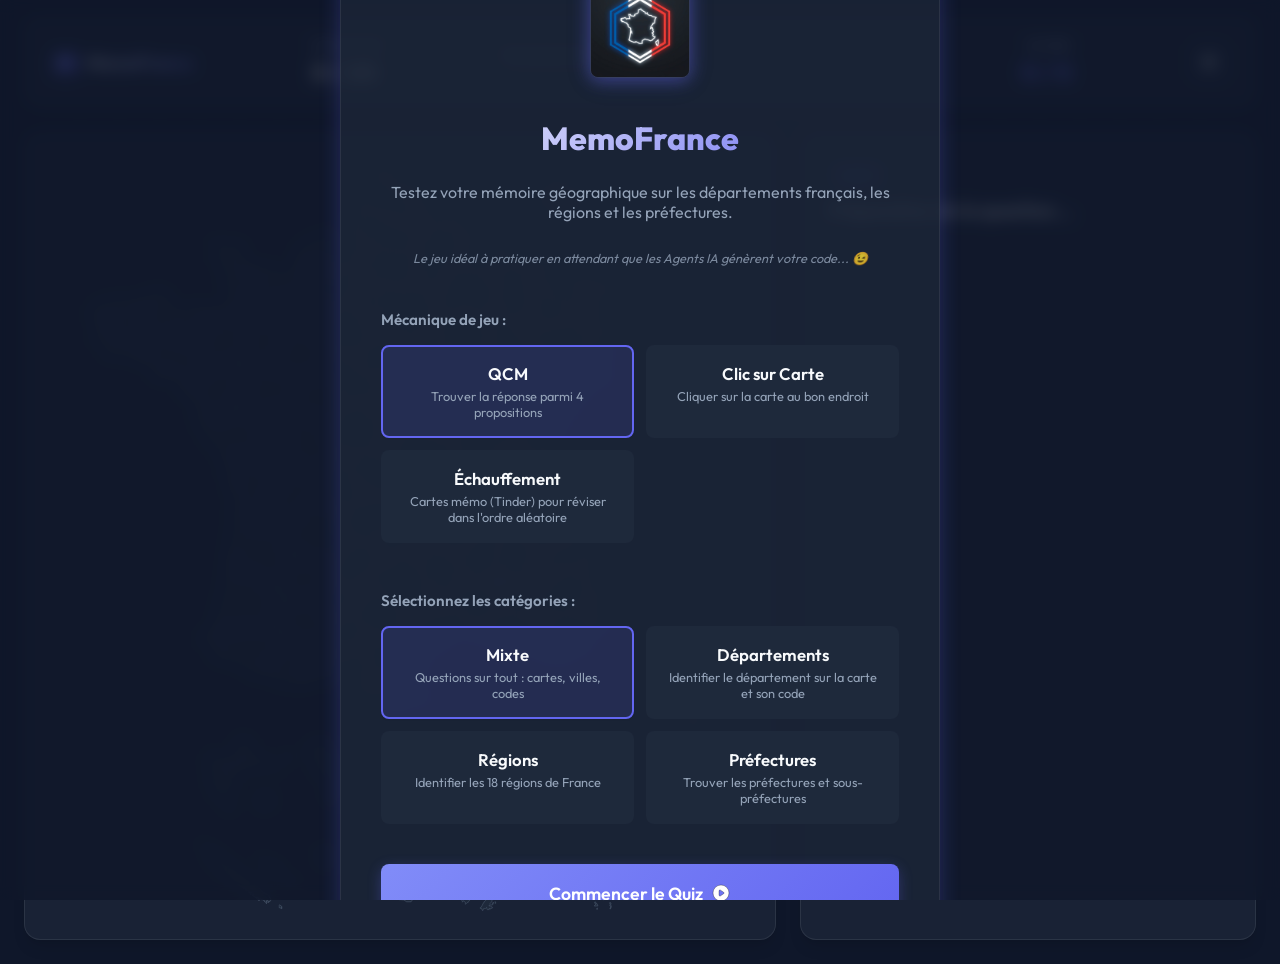
<file: index.html>
<!DOCTYPE html>
<html lang="fr" data-theme="dark">
<head>
    <meta charset="UTF-8">
    <meta name="viewport" content="width=device-width, initial-scale=1.0">
    <title>MemoFrance - Jeu de Quiz Géographique Interactif (Régions, Départements, Préfectures)</title>
    
    <!-- SEO Meta Tags -->
    <meta name="description" content="Testez et améliorez vos connaissances de la géographie française avec MemoFrance. Jouez au quiz interactif sur les départements, régions, préfectures et sous-préfectures en mode QCM ou Localisation sur carte.">
    <meta name="keywords" content="géographie, France, quiz, memofrance, carte de france, départements, régions, préfectures, sous-préfectures, jeu éducatif, DOM TOM">
    <meta name="author" content="MemoFrance">
    <meta name="robots" content="index, follow">

    <!-- Open Graph / Facebook -->
    <meta property="og:type" content="website">
    <meta property="og:url" content="https://chouteau.github.io/memofrance/">
    <meta property="og:title" content="MemoFrance - Jeu de Quiz Géographique Interactif">
    <meta property="og:description" content="Testez et améliorez vos connaissances de la géographie française avec MemoFrance. Quiz interactif en mode QCM ou Localisation sur carte.">
    <meta property="og:image" content="https://chouteau.github.io/memofrance/logo_hexagon.png">

    <!-- Twitter -->
    <meta property="twitter:card" content="summary_large_image">
    <meta property="twitter:url" content="https://chouteau.github.io/memofrance/">
    <meta property="twitter:title" content="MemoFrance - Jeu de Quiz Géographique Interactif">
    <meta property="twitter:description" content="Testez et améliorez vos connaissances de la géographie française avec MemoFrance. Quiz interactif en mode QCM ou Localisation sur carte.">
    <meta property="twitter:image" content="https://chouteau.github.io/memofrance/logo_hexagon.png">

    <link rel="stylesheet" href="style.css">
    <link rel="icon" type="image/svg+xml" href="data:image/svg+xml,%3Csvg xmlns='http://www.w3.org/2000/svg' viewBox='0 0 9 6'%3E%3Crect width='3' height='6' fill='%23002654'/%3E%3Crect x='3' width='3' height='6' fill='%23FFF'/%3E%3Crect x='6' width='3' height='6' fill='%23ED2939'/%3E%3C/svg%3E">
</head>
<body>
    <!-- Background visual grid -->
    <div class="bg-grid"></div>

    <!-- Floating Map Tooltip -->
    <div id="map-tooltip" class="map-tooltip"></div>

    <!-- Main Container -->
    <main class="main-container" style="margin-top: 1rem;">
        <!-- Combined Header & Live Dashboard -->
        <section class="dashboard">
            <div class="dash-item brand" style="display: flex; flex-direction: row; align-items: center; gap: 0.5rem;">
                <span class="logo-icon" style="font-size: 1.3rem;">🗺️</span>
                <span class="dash-value" style="font-size: 1.1rem; font-weight: 700; background: linear-gradient(135deg, var(--text-primary), var(--accent-color)); -webkit-background-clip: text; -webkit-text-fill-color: transparent;">MemoFrance</span>
            </div>

            <div class="dash-item">
                <span class="dash-label">Question</span>
                <span class="dash-value"><span id="curr-question">0</span> / <span id="total-questions">20</span></span>
            </div>
            
            <div class="progress-container">
                <span class="dash-label">Progression</span>
                <div class="progress-bar-wrapper">
                    <div id="progress-bar" class="progress-bar"></div>
                </div>
            </div>

            <div class="dash-item" style="text-align: right;">
                <span class="dash-label">Score</span>
                <span id="score-value" class="dash-value" style="color: var(--accent-color);">0 / 0</span>
            </div>

            <div class="dash-item">
                <button id="theme-toggle" class="btn-icon" title="Changer le thème" style="width: 36px; height: 36px; border-radius: var(--radius-sm);">
                    <!-- Theme icon loaded dynamically via app.js -->
                </button>
            </div>
        </section>

        <!-- Main Game Grid -->
        <section class="game-grid">
            <!-- Left Column: The Interactive Map -->
            <div class="glass-panel map-card">
                
<svg class="france-map" xmlns="http://www.w3.org/2000/svg" viewBox="0 0 333.43 404.79">
<!--
  Made by @mazieres
  Derived from https://commons.wikimedia.org/wiki/File:Carte_France_avec_DROM_COM.svg by Ternoc (https://fr.wikipedia.org/wiki/Utilisatrice:Ternoc)
  ISO codes from https://www.iso.org/obp/ui/fr/#iso:code:3166:FR as of March 2nd, 2022
  Type of territorial subdivision appears as class, such as:
  {
    "collectivité d'outre-mer": 'subtype-com',
    "collectivité départementale d'outre-mer": 'subtype-cdom',
    'collectivité d’outre-mer à statut particulier': 'subtype-comst',
    'collectivité européenne': 'subtype-ce',
    'collectivité métropolitaine à statut particulier': 'subtype-cmst',
    "collectivité territoriale unique d'outre-mer": 'subtype-ctuom',
    'département métropolitain': 'subtype-dm',
    'dépendance': 'subtype-d',
    'région métropolitaine': 'subtype-rm',
    "territoire d'outre-mer": 'subtype-tom'
  }
-->
  <defs>
    <style>
      polygon {
        fill: #fff;
        stroke: #000;
        stroke-width: 0.3px;
      }
      path {
        fill: #fff;
        stroke: #000;
        stroke-width: 0.3px;
      }
    </style>
  </defs>
  <g id="FR-IDF" class="subtype-rm" aria-description="&#206;le-de-France">
    <polygon id="FR-77" class="subtype-dm FR-IDF" points="177.61 66.26 176.92 66.61 175.72 67.52 174.59 67.18 172.57 67.99 170.97 67.08 170.28 67.99 169.24 68.09 168.52 67.52 167.39 66.86 166 67.77 165.94 67.71 165.44 70.92 166.13 75.01 166.13 77.74 165.22 80.04 165.44 81.58 164.4 82.37 164.93 85.45 164.49 86.11 164.18 89.19 164.93 90.2 162.35 91.93 162.35 94.25 163.08 95.36 164.46 96.05 164.59 98 162.73 99.29 163.77 100.2 165.03 99.42 168.17 99.51 169.37 99.29 169.72 98.34 170.97 98.44 171.19 99.42 174.12 97.75 175.16 96.52 176.57 94.85 175.63 93.82 176.48 92.09 178.52 91.04 183.05 91.3 184.12 90.48 184.21 90.58 184.47 88.63 184.94 86.3 185.75 85.26 185.85 83.88 187.45 83.15 187.45 82.24 185.75 82.37 185.41 81.55 185.97 80.51 185.5 78.75 184.59 78.18 184.81 76.58 185.75 75.98 185.63 75.29 185.94 74.88 184.02 74.47 183.4 73.12 182.36 72.74 179.22 69.75 178.87 67.18 177.61 66.26" aria-description="Seine-et-Marne"/>
    <polygon id="FR-91" class="subtype-dm FR-IDF" points="157.83 78.06 156.76 78.53 155.62 78.97 155.4 80.26 153.67 81.05 153.45 82.27 154.28 83.62 153.11 85.23 151.44 85.23 152.1 86.24 151.31 87.11 151.03 88.97 151.57 89.09 151.79 90.58 152.04 90.92 152.29 94.04 156 93.72 157.48 92.34 158.8 93.37 161.92 93.6 162.35 94.25 162.35 91.93 164.93 90.2 164.18 89.19 164.49 86.11 164.93 85.45 164.4 82.37 165.44 81.58 165.25 80.17 163.93 79.53 161.79 79.53 160.53 78.84 159.62 79.31 157.83 78.06" aria-description="Essonne"/>
    <polygon id="FR-78" class="subtype-dm FR-IDF" points="144.3 67.24 144.24 67.3 141 68.21 140.53 68.84 141.13 69.75 141.13 70.67 142.16 70.89 141.57 71.48 141.63 71.98 141.69 71.92 142.86 73.12 143.24 74.47 144.14 75.42 143.67 76.71 143.67 77.84 144.49 78.75 143.67 80.17 144.49 82.15 146.09 83.28 146.38 84.57 147.76 84.79 148.08 87.33 149.15 88.63 151.03 88.97 151.31 87.11 152.1 86.24 151.44 85.23 153.11 85.23 154.28 83.62 153.45 82.27 153.67 81.05 155.4 80.26 155.62 78.97 156.76 78.53 157.83 78.06 158.02 78.18 158.02 78.06 156.94 76.89 156.32 75.13 157.35 72.9 156.82 71.17 154.81 69.94 151.95 69.82 149.27 68.09 147.13 68.5 144.3 67.24" aria-description="Yvelines"/>
    <polygon id="FR-95" class="subtype-dm FR-IDF" points="146.73 62.24 145.75 63.37 145.06 65.92 144.3 67.24 147.13 68.5 149.27 68.09 151.95 69.82 154.81 69.94 156.82 71.17 157.35 72.9 157.32 72.93 157.57 72.9 159.65 71.77 162.76 71.55 164.46 70.79 165.6 70 165.94 67.71 165.19 66.96 162.61 65.48 160.16 64.19 158.9 64.75 157.48 65.13 156.57 64.41 154.71 63.25 153.2 64.41 151 64.63 147.85 64.41 147.16 63.25 146.73 62.24" aria-description="Val-d'Oise"/>
    <polygon id="FR-93" class="subtype-dm FR-IDF" points="266.4 3.93 263 6.29 257.9 8.55 248.56 9.21 248.85 10.44 249.6 10.64 250.26 11.77 249.6 13.36 248.65 13.47 249.31 15.06 253.84 15.06 255.36 17.24 255.63 20.34 257.15 20.16 258.56 18.94 260.73 19.12 263.48 20.64 265.07 22.34 265.83 22.7 266.29 23.56 267.99 24.03 267.99 18.94 265.93 6.67 266.4 3.93" aria-description="Seine-Saint-Denis"/>
    <polygon id="FR-75C" class="subtype-cmst FR-IDF" points="253.84 15.06 249.31 15.06 247.34 16.01 246.48 17.05 244.7 17.24 243 19.12 243.09 20.16 243.46 21.29 246.2 22.15 249.6 23.94 251.78 24.03 253.19 23.65 254.79 22.61 255.27 22.99 258.47 23.47 259.03 22.24 259.03 21.11 258.47 20.82 256.29 20.93 256.4 21.48 256.02 21.86 255.36 21.86 255.63 21.11 255.73 20.34 255.63 20.34 255.36 17.24 253.84 15.06" aria-description="Paris"/>
    <polygon id="FR-92" class="subtype-dm FR-IDF" points="248.56 9.21 242.33 12.61 241.58 12.7 238.56 19.32 240.45 24.6 243.66 28.09 243.66 28.46 248.47 31.86 249.6 31.2 248.75 29.59 249.6 26.96 249.13 26.1 249.69 23.94 249.6 23.94 246.2 22.15 243.46 21.29 243.09 20.16 243 19.12 244.7 17.24 246.48 17.05 247.34 16.01 249.31 15.06 248.65 13.47 249.6 13.36 250.26 11.77 249.6 10.64 248.85 10.44 248.56 9.21" aria-description="Hauts-de-Seine"/>
    <polygon id="FR-94" class="subtype-dm FR-IDF" points="258.56 18.94 257.15 20.16 255.73 20.34 255.63 21.11 255.36 21.86 256.02 21.86 256.4 21.48 256.29 20.93 258.47 20.82 259.03 21.11 259.03 22.24 258.47 23.47 255.27 22.99 254.79 22.61 253.19 23.65 251.78 24.03 249.69 23.94 249.13 26.1 249.6 26.96 248.75 29.59 249.6 31.2 251.21 30.45 254.98 32.52 261.39 32.52 265.36 34.42 265.27 34.03 267.99 27.14 267.99 24.03 266.29 23.56 265.83 22.7 265.07 22.34 263.48 20.64 260.73 19.12 258.56 18.94" aria-description="Val-de-Marne"/>
  </g>
  <g id="FR-ARA" class="subtype-rm" aria-description="Auvergne-Rh&#244;ne-Alpes">
    <polygon id="FR-03" class="subtype-dm FR-ARA" points="173.92 144.31 172.31 146.37 171.41 146.43 170.38 147.53 169.22 146.24 166.06 149.33 166.06 151.19 166.64 151.71 166.77 152.61 165.16 153.84 163.68 153.38 160.78 153.96 159.24 155.7 158.72 156.86 158.79 156.86 160.2 158.86 160.2 160.21 161.04 161.24 161.81 160.21 162.71 161.82 164 162.27 165.29 165.23 165.35 166.13 167.16 167.55 168.06 167.1 168.83 165.3 169.54 165.1 169.54 164.14 170.76 164.01 170.89 164.65 172.44 162.91 174.24 162.91 174.5 163.49 173.72 164.65 175.01 166 175.2 166.91 178.1 168.58 181.64 169.09 182.74 168.97 184.28 169.29 185.64 168.45 186.73 168.97 186.92 170.38 188.28 170.71 190.01 170.64 190.59 171.86 192.2 172.51 192.27 171.93 195.04 171.8 194.78 165.23 194.01 163.62 194.33 162.4 196.26 162.08 196.32 161.95 198.77 160.08 198.9 155.57 198 154.41 196.2 154.41 195.49 153.51 193.56 153.51 192.98 152.8 192.98 151.13 190.66 146.69 189.44 145.91 187.25 148.88 186.34 149.07 186.02 147.59 184.99 147.14 184.54 148.04 182.8 148.04 182.48 147.07 181.32 147.72 180.1 148.43 178.75 146.94 176.75 145.98 176.62 144.5 173.92 144.31" aria-description="Allier"/>
    <polygon id="FR-43" class="subtype-dm FR-ARA" points="183.57 190.6 182.74 191.05 182.74 191.76 181.45 191.82 180.29 192.79 178.23 193.11 177.72 193.76 178.1 193.82 178.62 195.3 181.26 195.3 181.77 197.1 182.48 197.94 182.74 200.07 183.38 200.9 184.61 201.03 183.9 201.68 183.25 201.87 183.77 202.38 183.19 203.29 184.41 204.06 185.06 204.96 185.06 205.99 185.31 205.93 187.37 211.21 190.46 210.24 190.66 208.89 191.82 208.89 192.27 210.5 194.39 209.98 197.03 213.4 198.77 210.69 201.73 208.57 204.5 208.57 205.4 205.67 207.33 205.54 207.46 203.35 209.14 203.35 208.82 202.51 208.37 201.03 209.07 199.87 210.68 199.23 211.33 196.4 209.85 194.66 208.04 194.79 208.24 192.6 204.5 191.05 203.28 191.12 200.7 193.18 198.38 192.47 197.87 192.92 196.45 192.47 195.42 191.44 194.78 192.66 192.98 192.6 192.14 191.82 191.56 193.31 190.4 192.79 189.63 191.44 188.66 191.44 187.82 190.73 186.6 191.25 185.12 191.31 184.28 190.79 183.77 191.12 183.57 190.6" aria-description="Haute-Loire"/>
    <polygon id="FR-63" class="subtype-dm FR-ARA" points="172.44 162.91 170.89 164.65 170.76 164.01 169.54 164.14 169.54 165.1 168.83 165.3 168.06 167.1 167.16 167.55 165.35 166.13 165.48 168.84 166.38 170 166.9 172.19 165.48 173.22 165.16 174.89 163.87 175.53 161.68 176.82 161.94 177.85 164.58 180.49 164.84 182.17 163.74 183.84 163.74 185.45 164.45 186.29 164.84 188.22 164.58 188.99 168.19 190.09 169.15 192.02 170.95 192.02 171.73 191.31 172.95 191.95 173.6 192.02 175.2 194.4 176.88 194.53 177.26 193.69 177.72 193.76 178.23 193.11 180.29 192.79 181.45 191.82 182.74 191.76 182.74 191.05 183.57 190.6 183.77 191.12 184.28 190.79 185.12 191.31 186.6 191.25 187.82 190.73 188.66 191.44 189.63 191.44 190.4 192.79 191.56 193.31 192.14 191.82 192.98 192.6 194.78 192.66 195.42 191.44 196.45 192.47 197.87 192.92 198.38 192.47 197.42 192.15 197.1 190.79 199.35 188.67 198.32 184.87 195.23 182.94 194.01 179.91 192.65 178.04 192.98 175.53 194.01 174.5 192.14 172.96 192.2 172.51 190.59 171.86 190.01 170.64 188.28 170.71 186.92 170.38 186.73 168.97 185.64 168.45 184.28 169.29 182.74 168.97 181.64 169.09 178.1 168.58 175.2 166.91 175.01 166 173.72 164.65 174.5 163.49 174.24 162.91 172.44 162.91" aria-description="Puy-de-D&#244;me"/>
    <polygon id="FR-01" class="subtype-dm FR-ARA" points="222.4 152.93 221.05 153.06 220.21 154.54 218.09 163.04 217.77 163.75 217.51 166.52 216.93 167.36 216.93 171.22 216.54 172.12 218.8 173.47 219.7 173.6 221.05 174.89 221.37 176.89 222.85 176.37 225.17 177.08 225.24 176.63 226.33 176.63 227.94 178.11 229.55 177.4 230.26 175.15 231.03 174.25 232.06 174.37 233.03 175.28 233.54 176.89 238.24 182.55 239.59 181.52 239.85 179.4 241.33 179.14 241.33 175.41 242.11 174.76 242.3 171.35 242.62 171.61 242.56 170.38 241.98 169.22 242.23 165.94 243.33 166.65 243.97 165.43 245.13 165.04 246.29 164.14 245.07 164.14 245.07 161.95 246.42 161.18 248.48 160.92 248.61 159.76 247.9 159.31 249.64 157.05 249.38 156.41 247.45 155.38 242.62 160.66 239.27 160.66 239.27 159.31 237.47 158.34 235.22 160.79 233.48 160.98 233.48 159.37 232 158.66 229.68 155.44 227.55 154.67 226.85 153.19 225.69 152.93 224.59 153.71 223.63 153.96 222.4 152.93" aria-description="Ain"/>
    <polygon id="FR-38" class="subtype-dm FR-ARA" points="231.03 174.25 230.26 175.15 229.55 177.4 227.94 178.11 226.33 176.63 225.24 176.63 225.11 178.24 226.72 179.66 224.2 182.94 220.92 183.65 218.41 184.55 220.02 186.16 220.41 186.93 217.89 188.15 217.64 191.82 217.57 191.89 218.28 193.31 220.28 193.95 221.76 193.43 223.37 192.34 225.49 194.08 227.23 194.08 228.45 195.82 227.94 197.04 228.2 198.84 227.62 200.58 227.88 201.22 228.71 200.97 230.77 201.61 233.41 202.32 234.51 201.61 235.02 200.71 235.41 200.71 235.54 210.11 236.12 210.75 237.86 210.75 239.34 211.59 240.43 212.49 241.59 212.62 242.3 213.27 244.49 213.52 244.62 213.2 243.65 212.69 243.65 211.27 246.55 211.27 247.45 210.37 246.93 209.34 248.42 208.18 249.45 208.63 250.93 207.41 253.63 207.86 254.53 206.83 256.72 206.96 256.72 204.38 255.82 203.93 255.37 202.45 252.92 202.19 252.6 201.61 253.05 199.23 253.89 198.52 253.18 197.62 251.89 196.78 251.12 197.62 251.38 196.53 251.38 195.56 250.35 194.53 250.86 192.21 252.02 191.57 251.89 189.96 249.51 187.51 248.61 187.51 248.03 188.41 246.55 186.42 245.65 186.54 244.87 188.15 245.39 189.12 245 189.51 243.97 188.8 241.07 188.15 239.72 185.64 239.72 184.68 238.37 183.2 238.18 182.55 233.54 176.89 233.03 175.28 232.06 174.37 231.03 174.25" aria-description="Is&#232;re"/>
    <polygon id="FR-74" class="subtype-dm FR-ARA" points="259.56 155.06 256.92 155.51 254.4 157.57 253.76 156.54 252.47 156.6 251.25 159.24 251.38 160.27 252.67 161.24 250.35 162.78 248.87 164.14 246.29 164.14 245.13 165.04 243.97 165.43 243.33 166.65 242.23 165.94 241.98 169.22 242.56 170.38 242.62 171.61 243.59 172.31 243.59 175.66 245.9 175.99 246.74 177.66 248.74 177.85 249.12 177.14 250.15 177.14 251.89 179.01 252.6 179.66 254.6 179.27 255.05 178.24 255.56 176.24 256.66 175.41 257.56 172.7 258.72 171.99 259.56 172.19 259.81 172.96 259.17 173.73 260.39 175.15 262.26 175.15 263.35 177.02 263.1 177.66 264.25 176.89 265.16 175.92 265.93 175.99 265.93 173.92 269.92 172.31 270.37 171.16 270.18 168.64 267.54 166 266.77 166.52 266.77 165.36 266.77 163.69 264.58 162.66 264.45 161.75 265.74 160.34 265.74 158.79 263.68 156.54 263.55 155.06 259.56 155.06" aria-description="Haute-Savoie"/>
    <polygon id="FR-42" class="subtype-dm FR-ARA" points="196.39 162.01 194.33 162.4 194.01 163.62 194.78 165.23 195.04 171.8 192.27 171.93 192.14 172.96 194.01 174.5 192.98 175.53 192.65 178.04 194.01 179.91 195.23 182.94 198.32 184.87 199.35 188.67 197.1 190.79 197.42 192.15 200.7 193.18 203.28 191.12 204.5 191.05 208.24 192.6 208.04 194.79 209.85 194.66 211.33 196.33 212.36 196.07 214.42 195.69 214.93 193.43 217.64 191.82 217.89 188.15 218.02 188.09 216.67 187.9 215.45 188.41 214.42 187.77 215.64 186.29 215.32 185.19 211.33 184.55 208.11 181.52 208.11 180.49 208.88 179.85 208.88 179.01 207.98 178.5 208.75 177.4 208.75 175.79 207.27 174.37 207.27 172.96 206.24 171.99 206.24 170.83 205.66 168.97 206.5 168.26 206.63 165.94 209.01 165.94 209.59 165.17 208.88 163.94 208.88 162.85 208.24 162.33 207.79 164.65 206.5 164.65 205.53 165.62 204.82 164.91 201.15 164.33 199.8 165.1 198.9 165.1 198.64 164.33 196.84 164.01 196.77 162.14 196.39 162.01" aria-description="Loire"/>
    <path id="FR-73" class="subtype-dm FR-ARA" d="M246,208.52l-.26,3.35-.77.64v3.74l-1.48.25-.26,2.13-1.35,1h0l.13.65,1.35,1.48v1l1.35,2.51,2.9.64,1,.78.39-.39-.51-1,.77-1.61.9-.12,1.48,2,.64-.84h.92l2.38,2.39.13,1.61-1.1.64-.51,2.38,1,1v1l-.26,1,.77-.77,1.23.77.64.9,2.06-.19.71.71.32,1.61,2.06-.26.26-1.74,1-.45,2.19.13-.07-.07,3.42-1.35,1.28.84H272l.13-1.35,1.48-.84.59-.74,3-1.16.32-1.93L277,228l1.61-2.77-1.49-.58-.45-1.61-3.09-1.8s.2-3.48-.13-4.19a.06.06,0,0,0-.06-.06h0c-.73.12-1.46.21-2.19.26l-1.74-1.94.07-1.86-.78-.07-.9,1-.9.9.26-.64L266,212.73h-1.87l-1.09-1.35.64-.78-.26-.77-.9-.26-1.09.78-.9,2.57-1.1.9-.51,2-.52,1-2,.38-.65-.64L254,214.69h-1l-.38.71-2-.26-.84-1.61-2.25-.39V210Z" transform="translate(-3.71 -37.17)" aria-description="Savoie"/>
    <polygon id="FR-07" class="subtype-dm FR-ARA" points="217.57 191.89 214.93 193.43 214.42 195.69 212.36 196.07 211.33 196.33 211.33 196.4 210.68 199.23 209.07 199.87 208.37 201.03 208.82 202.51 209.14 203.35 207.46 203.35 207.33 205.54 205.4 205.67 204.5 208.57 201.73 208.57 198.77 210.69 197.03 213.4 197.36 213.78 198.19 217.97 200.12 220.09 199.8 222.54 202.25 224.02 202.25 227.24 203.54 226.59 206.37 228.46 207.66 228.91 207.98 226.59 209.65 226.27 210.1 228.08 211.71 227.88 212.04 226.14 215.83 228.2 216.48 226.98 218.02 226.72 218.15 224.34 217.77 223.83 217.31 223.7 217.31 222.8 217.64 221.96 217.06 220.93 217.38 218.67 218.93 216.87 218.93 214.42 218.28 211.46 219.44 211.27 219.7 209.98 220.79 207.86 221.5 206.25 220.41 203.74 219.83 201.74 218.93 198.26 218.93 193.5 218.28 193.31 217.57 191.89" aria-description="Ard&#232;che"/>
    <polygon id="FR-26" class="subtype-dm FR-ARA" points="223.37 192.34 221.76 193.43 220.28 193.95 218.93 193.5 218.93 198.26 219.83 201.74 220.41 203.74 221.5 206.25 220.79 207.86 219.7 209.98 219.44 211.27 218.28 211.46 218.93 214.42 218.93 216.87 217.38 218.67 217.06 220.93 217.64 221.96 217.31 222.8 217.31 223.7 217.77 223.83 218.15 224.34 218.02 226.72 219.57 226.53 220.21 227.3 219.89 229.68 220.34 230.27 222.14 228.53 223.63 228.4 223.95 227.43 222.02 227.17 221.69 225.18 222.92 223.18 224.59 223.05 226.14 224.6 224.59 226.72 225.04 227.56 227.3 227.82 228.78 226.53 228 228.33 228.26 229.68 230.71 229.88 233.93 230.14 234.38 231.62 236.12 232.91 237.66 232.97 238.69 232.07 239.27 230.33 240.17 231.17 240.88 231.94 241.33 227.69 240.17 227.43 239.46 225.95 235.54 224.92 235.09 222.99 236.44 222.09 235.28 221.25 235.54 220.16 237.47 220.28 239.01 221.12 240.3 219.58 239.01 218.55 239.14 217.19 239.85 215.01 242.23 214.75 244.17 213.97 244.49 213.52 242.3 213.27 241.59 212.62 240.43 212.49 239.34 211.59 237.86 210.75 236.12 210.75 235.54 210.11 235.41 200.71 235.02 200.71 234.51 201.61 233.41 202.32 230.77 201.61 228.71 200.97 227.88 201.22 227.62 200.58 228.2 198.84 227.94 197.04 228.45 195.82 227.23 194.08 225.49 194.08 223.37 192.34" aria-description="Dr&#244;me"/>
    <polygon id="FR-15" class="subtype-dm FR-ARA" points="164.58 188.99 164.26 190.34 164.84 191.7 164.13 192.53 162.97 192.53 161.81 191.25 160.78 190.66 160.65 193.88 158.53 195.17 157.05 197.17 157.43 199.29 156.92 200.26 156.34 202.06 155.44 202.06 154.54 203.22 155.24 203.93 155.69 205.02 154.21 206.12 154.79 209.98 156.73 211.4 155.24 214.88 156.73 215.52 156.08 217.45 157.37 217.64 158.33 216.03 160.07 216.03 160.39 216.48 163.94 216.48 164.58 215.07 165.42 214.75 165.74 212.11 166.51 212.11 166.51 209.34 169.86 206.57 170.18 207.09 170.5 209.15 172.76 208.82 173.27 212.11 174.37 212.11 174.75 215.39 175.78 216.61 177.46 212.75 179.07 207.73 181.13 209.08 182.03 207.09 185.06 205.99 185.06 204.96 184.41 204.06 183.19 203.29 183.77 202.38 183.25 201.87 183.9 201.68 184.61 201.03 183.38 200.9 182.74 200.07 182.48 197.94 181.77 197.1 181.26 195.3 178.62 195.3 178.1 193.82 177.26 193.69 176.88 194.53 175.2 194.4 173.6 192.02 172.95 191.95 171.73 191.31 170.95 192.02 169.15 192.02 168.19 190.09 164.58 188.99" aria-description="Cantal"/>
    <path id="FR-69M" class="subtype-cmst FR-ARA" d="M222,210.66a1.35,1.35,0,0,1,0,.49.54.54,0,0,1-.3.36c-.1.21-.47.29-.62.42a.22.22,0,0,0-.13.28v0h0s-.29.24-.43,0c-.2.19-.48,0-.42.4-.07.24.34.54.17.69-.26-.06-.27.33-.07.4s.38.16.27.39c-.29.14.3.19,0,.36-.07,0-.05.29-.08.37a.2.2,0,0,0,.27.09h0c.07,0,.06.16.21.25s.65-.11.84.11-.24.44-.18.7,0,.34.16.4c-.06.14.17.15.1.34s.21.13.09.27c.23.11-.09.26-.11.4-.38,0,0,.14,0,.39.09.06.2,0,.27.07s.27,0,.25.2-.14.22-.33.22c0,.23-.32.18-.34.36-.18-.12-.29,0-.29.16a.46.46,0,0,1-.49.4h0c-.17,0-.25-.2-.3,0-.27,0-.31,0-.1.13-.13.16,0,.45.24.28,0,0,.29-.1.27,0s.1.29.2,0c.28-.16.2.12.3.31,0,.36.36.15.53,0s.62-.27.18-.34-.6-.42-.17-.57a1.9,1.9,0,0,0,.38-.94c-.08-.19.24-.54.34-.3-.09.32.42.19.58.11-.12-.22.19-.1.07-.43-.13-.49.27-.44.6-.41.51-.1-.16.89.38.53.41.06.13-.66.51-.29.25.13.73.55.6.11a.23.23,0,0,0,.21-.25.09.09,0,0,0,0,0c-.06-.14.12-.19.1-.4-.25-.15.24-.24.35-.07-.21-.33.32-.65.09-.93s-.53,0-.42-.41a1,1,0,0,1,1-.82c.23,0,.73.14.33-.2-.19-.31,0-.21.27-.19a.62.62,0,0,1,0-.27l-.76-.23-1.48.52-.32-2-1.35-1.29-.9-.13-.55-.32h0C222,210.46,222,210.56,222,210.66Z" transform="translate(-3.71 -37.17)" aria-description="M&#233;tropole de Lyon"/>
    <path id="FR-69" class="subtype-dm FR-ARA" d="M228.82,215.41l.06-1.16-1.56-.48a.62.62,0,0,0,0,.27c-.24,0-.46-.12-.27.19.4.34-.1.19-.33.2a1,1,0,0,0-1,.82c-.11.42.18.25.42.41s-.3.6-.09.93c-.11-.17-.6-.07-.35.07,0,.21-.11.24-.1.4a.27.27,0,0,1-.2.3c.13.44-.35,0-.6-.11-.39-.37-.1.35-.51.29-.54.36.13-.62-.38-.53-.33,0-.73-.08-.6.41s-.19.21-.07.43c-.16.08-.67.21-.59-.11-.09-.23-.41.11-.33.3a1.9,1.9,0,0,1-.38.94c-.43.15-.16.54.17.57s0,.23-.18.34-.53.33-.53,0,0-.47-.3-.31c-.11.32-.1,0-.2,0h-.27c-.22.17-.37-.12-.24-.28-.21-.13-.17-.11.1-.13,0-.24.13-.06.3,0a.45.45,0,0,0,.52-.37h0c0-.12.11-.28.28-.16,0-.18.39-.13.35-.36.19,0,.39,0,.33-.22s-.09-.14-.25-.2-.18,0-.27-.07c0-.25-.38-.34,0-.39,0-.14.34-.29.11-.4.12-.14,0-.18-.09-.27a.28.28,0,0,1-.1-.34c-.2-.06-.22-.11-.16-.4s.4-.54.18-.7-.77.1-.84-.11-.14-.22-.21-.25h0a.2.2,0,0,1-.27-.09h0c0-.08,0-.33.08-.37.3-.17-.3-.22,0-.36.11-.23-.13-.25-.27-.39s-.19-.45.07-.39c.17-.16-.24-.46-.17-.7-.06-.43.22-.21.42-.4.14.3.43-.21.55-.26s.52-.21.62-.42a.54.54,0,0,0,.3-.36,1.35,1.35,0,0,0,0-.49,1.93,1.93,0,0,0,0-.34h0l-.17-.1h-.08a2.38,2.38,0,0,1-.53-.11c-.06,0-.48-.17-.26-.33a.41.41,0,0,1,.05-.09l-.72-.43.39-.9v-3.86l.58-.84.26-2.77-.39.9-.84-.06-.38-2.32-.65-1.8-1.22.06-1.1,1-.7-.9-1,.9-1.36-.9h-1.16l-.45.32-.25,1.35.64.52v1.09l.71,1.23-.58.77h-2.38l-.13,2.32-.84.71.58,1.86v1.16l1,1v1.42l1.48,1.41v1.61l-.77,1.1.9.51V217l-.77.64v1l3.22,3,4,.64.32,1.1L218.13,225l1,.64,1.22-.51,1.35.19,2.39-1.16-.39-.77-1.61-1.61,2.51-.9,3.29-.71,2.51-3.28Z" transform="translate(-3.71 -37.17)" aria-description="Rh&#244;ne"/>
  </g>
  <g id="FR-CVL" class="subtype-rm" aria-description="Centre-Val de Loire">
    <polygon id="FR-28" class="subtype-dm FR-CVL" points="141.66 72.25 140.95 72.83 140.95 74.7 138.7 75.86 138.7 77.6 137.99 78.37 135.03 78.37 133.67 77.79 129.55 79.98 127.88 79.98 126.2 81.59 126.59 81.85 126.72 83.84 129.23 85.9 129.42 90.15 128.2 91.57 126.53 91.89 124.79 92.92 124.98 93.82 125.82 94.85 125.82 97.62 126.01 97.69 127.62 98.85 127.04 99.56 128.2 100.13 130.07 99.81 131.16 99.81 131.03 100.26 130.07 100.84 130.71 101.36 132.39 101.36 132.96 102.65 133.93 103.22 134.7 104.96 137.28 105.61 138.89 105.41 140.24 104.06 141.53 104.38 141.85 103.74 141.79 102.97 142.43 102.52 143.46 103.16 144.23 102.65 144.23 101.74 145.13 101.16 145.91 101.49 146.68 102.32 147.97 101.62 149.38 101.62 150.35 100.52 150.99 98.4 151.96 98.2 151.7 96.01 152.73 95.11 152.41 94.47 152.54 94.28 152.22 94.28 152.02 91.18 151.77 90.86 151.51 89.38 149.06 88.87 148.03 87.58 147.71 85.07 146.29 84.87 146.1 83.59 144.49 82.43 143.59 80.43 144.49 79.08 143.59 78.11 143.59 77.02 144.11 75.73 143.14 74.83 142.82 73.41 141.66 72.25" aria-description="Eure-et-Loir"/>
    <polygon id="FR-37" class="subtype-dm FR-CVL" points="120.99 114.11 121.18 114.62 117.83 115.52 117 116.68 115.64 115.78 116.35 118.03 115.06 118.03 112.68 116.43 111.59 118.74 112.1 119.45 112.1 120.16 110.94 121.7 111.07 124.22 109.27 126.34 107.98 131.1 108.11 131.1 108.56 132.97 110.75 133.42 110.75 134.78 113.58 135.68 113.58 137.8 113.45 139.22 116.87 139.22 119.89 138.51 119.64 137.22 120.6 136.64 121.57 137.93 122.34 138.25 123.05 141.02 124.98 143.08 125.24 144.76 126.98 146.49 128.01 146.43 129.36 145.27 130.26 140.51 130.78 138.9 131.23 136.84 133.03 136.19 134.25 136.38 135.09 137.16 135.99 135.68 136.89 134.84 136.89 133.94 137.92 133.87 138.18 132.84 137.28 131.62 137.47 131.1 136.83 130.53 135.03 128.02 132.77 128.02 132.13 126.92 132.13 122.8 131.23 120.42 131.03 117.39 129.88 117.33 128.59 116.36 128.2 116.36 127.04 117.13 126.27 116.68 126.14 115.52 126.98 115.14 127.04 114.69 126.53 114.3 120.99 114.11" aria-description="Indre-et-Loire"/>
    <polygon id="FR-45" class="subtype-dm FR-CVL" points="157.43 92.6 155.89 93.95 152.54 94.28 152.41 94.47 152.73 95.11 151.7 96.01 151.96 98.2 150.99 98.4 150.35 100.52 149.38 101.62 147.97 101.62 146.68 102.32 145.91 101.49 145.13 101.16 144.23 101.74 144.23 102.65 143.46 103.16 142.43 102.52 141.79 102.97 141.85 103.74 141.53 104.38 141.79 104.45 142.75 104.45 142.69 105.22 141.98 106.31 141.98 106.9 142.69 106.9 143.2 107.6 143.4 108.25 142.11 109.53 142.75 111.08 142.75 111.85 143.78 112.63 145.39 112.82 146.36 113.66 146.62 115.01 147.65 116.3 148.81 115.91 149.32 114.88 151.12 115.14 151.51 115.52 152.73 115.52 153.31 114.88 157.56 115.01 158.53 116.49 159.75 117 160.72 117.91 161.94 117.78 162.33 117.33 163.04 117.33 163.94 118.49 165.87 118.55 166.32 119.19 167.74 121.06 168.31 121.58 169.02 121.51 169.15 119.77 169.47 119.64 169.93 119.71 170.76 120.87 171.34 121.06 172.5 120.61 172.31 120.42 172.24 119.19 174.5 118.55 174.18 117.26 173.85 115.39 172.31 113.4 171.99 112.05 174.3 112.05 175.98 110.89 176.17 109.21 175.14 108.05 178.17 105.54 178.17 103.42 176.62 101.81 176.11 99.94 173.92 98.01 171.08 99.62 170.83 98.72 169.6 98.59 169.22 99.49 168.12 99.75 164.9 99.62 163.68 100.46 162.65 99.49 164.45 98.27 164.39 96.27 162.97 95.56 161.81 93.82 158.66 93.63 157.43 92.6" aria-description="Loiret"/>
    <polygon id="FR-36" class="subtype-dm FR-CVL" points="146.17 128.59 145.46 128.85 143.98 128.79 142.17 129.37 141.79 130.27 141.59 129.95 139.6 130.01 138.63 130.85 137.47 131.04 137.28 131.62 138.18 132.84 137.99 133.87 136.89 133.94 136.89 134.84 135.99 135.68 135.09 137.16 134.25 136.38 133.03 136.19 131.23 136.84 130.78 138.9 130.26 140.51 129.36 145.27 128.01 146.43 126.98 146.49 127.3 146.82 127.3 149.01 126.85 150.36 129.1 152.16 130.26 153.25 132.06 153.51 132.77 155.9 134 156.6 133.8 158.34 132.9 158.47 133.22 158.53 136.12 158.86 137.21 157.76 139.02 159.63 141.34 156.93 142.37 157.63 143.72 157.5 144.23 157.76 146.29 157.83 147 156.02 152.8 156.73 154.99 157.31 156.02 157.18 156.02 156.28 157.18 155.12 156.98 154.09 156.27 152.8 156.53 152.35 156.66 150.81 157.05 150.29 157.11 149.97 156.15 149.07 155.82 147.91 154.28 147.07 154.28 146.11 155.37 145.4 155.37 144.76 154.34 143.85 154.02 143.34 154.79 142.82 154.73 142.12 156.02 141.02 155.95 140.51 154.92 140.51 154.28 139.8 154.28 139.41 154.79 138.38 154.79 137.67 153.51 135.93 153.76 134.32 152.99 133.75 151.38 133.81 150.16 134.32 148.48 134.07 147.65 133.42 147.52 132.91 148.81 131.81 148.93 130.53 147.19 129.56 146.17 128.59" aria-description="Indre"/>
    <polygon id="FR-41" class="subtype-dm FR-CVL" points="127.04 99.56 126.27 100.52 125.37 102.13 126.53 103.16 126.4 105.61 125.95 107.22 124.79 107.22 124.79 109.41 123.18 111.47 121.44 112.18 120.6 113.27 120.99 114.11 126.53 114.3 127.04 114.69 126.98 115.14 126.14 115.52 126.27 116.68 127.04 117.13 128.2 116.36 128.59 116.36 129.88 117.33 131.03 117.39 131.23 120.42 132.13 122.8 132.13 126.92 132.77 128.02 135.03 128.02 136.83 130.53 137.47 131.1 137.47 131.04 138.63 130.85 139.6 130.01 141.59 129.95 141.79 130.27 142.17 129.37 143.98 128.79 145.46 128.85 146.17 128.59 147.19 129.56 148.93 130.53 150.35 130.46 150.29 128.98 150.99 128.21 151.7 128.14 152.28 128.79 154.6 128.53 156.02 127.69 155.89 127.11 155.5 126.6 155.57 125.5 156.66 123.57 158.01 122.99 158.01 121.77 158.33 121 157.43 120.67 156.85 119.39 155.37 119 155.31 118.49 156.79 117.26 158.46 116.43 157.56 115.01 153.31 114.88 152.73 115.52 151.51 115.52 151.12 115.14 149.32 114.88 148.81 115.91 147.65 116.3 146.62 115.01 146.36 113.66 145.39 112.82 143.78 112.63 142.75 111.85 142.75 111.08 142.11 109.53 143.4 108.25 143.2 107.6 142.69 106.9 141.98 106.9 141.98 106.31 142.69 105.22 142.75 104.45 141.79 104.45 140.24 104.06 138.89 105.41 137.28 105.61 134.7 104.96 133.93 103.22 132.96 102.65 132.39 101.36 130.71 101.36 130.07 100.84 131.03 100.26 131.16 99.81 130.07 99.81 128.2 100.13 127.04 99.56" aria-description="Loir-et-Cher"/>
    <polygon id="FR-18" class="subtype-dm FR-CVL" points="158.46 116.43 156.79 117.26 155.31 118.49 155.37 119 156.85 119.39 157.43 120.67 158.33 121 158.01 121.77 158.01 122.99 156.66 123.57 155.57 125.5 155.5 126.6 155.89 127.11 156.02 127.69 154.6 128.53 152.28 128.79 151.7 128.14 150.99 128.21 150.29 128.98 150.35 130.46 148.93 130.53 148.81 131.81 147.52 132.91 147.65 133.42 148.48 134.07 150.16 134.32 151.38 133.81 152.99 133.75 153.76 134.32 153.51 135.93 154.79 137.67 154.79 138.38 154.28 139.41 154.28 139.8 154.92 140.51 155.95 140.51 156.02 141.02 154.73 142.12 154.79 142.82 154.02 143.34 154.34 143.85 155.37 144.76 155.37 145.46 154.28 146.11 154.28 147.07 155.82 147.91 156.15 149.07 157.11 149.97 157.05 150.29 156.66 150.81 156.53 152.35 156.27 152.8 156.98 154.09 157.18 155.12 156.02 156.28 156.02 157.18 158.72 156.86 159.24 155.7 160.78 153.96 163.68 153.38 165.16 153.84 166.77 152.61 166.64 151.71 166.06 151.19 166.06 149.33 169.22 146.24 170.38 147.53 171.41 146.43 172.31 146.37 173.92 144.31 176.62 144.5 176.69 145.14 177.59 142.25 177.01 141.28 177.07 139.73 177.46 136.77 176.17 135.55 176.43 132.72 175.27 130.33 175.14 128.72 173.02 127.05 172.69 125.7 173.72 124.22 173.72 122.03 172.5 120.61 171.34 121.06 170.76 120.87 169.93 119.71 169.47 119.64 169.15 119.77 169.02 121.51 168.31 121.58 167.74 121.06 166.32 119.19 165.87 118.55 163.94 118.49 163.04 117.33 162.33 117.33 161.94 117.78 160.72 117.91 159.75 117 158.53 116.49 158.46 116.43" aria-description="Cher"/>
  </g>
  <g id="FR-PAC" class="subtype-rm" aria-description="Provence-Alpes-C&#244;te-d&#8217;Azur">
    <polygon id="FR-13" class="subtype-dm FR-PAC" points="220.21 239.92 216.99 241.79 216.16 247.97 212.74 247.52 211.71 250.1 212.55 251.26 208.82 253.57 207.79 255.96 211.46 256.09 216.35 256.47 217.25 257.37 215.51 257.37 214.35 259.37 219.31 260.4 223.3 259.76 221.11 257.7 222.6 256.6 224.79 257.5 225.81 259.76 232.45 259.82 234.12 259.05 234.44 260.21 232.64 261.75 235.15 261.88 234.7 263.04 233.99 263.88 239.72 263.88 242.43 264.78 242.75 265.1 242.81 262.85 243.65 261.94 244.75 261.3 244.68 260.66 243.78 259.88 242.94 259.88 242.43 259.18 243.33 258.34 243.33 258.02 242.3 257.5 242.3 256.66 244.68 256.79 245.2 256.34 243.13 254.47 243.26 252.35 242.04 251.26 243.07 249.13 245.58 247.52 243.65 246.23 242.3 247.26 239.21 248.04 236.63 247.71 232.19 245.85 229.49 245.91 227.17 244.95 226.26 243.79 224.53 241.73 220.34 239.99 220.21 239.92" aria-description="Bouches-du-Rh&#244;ne"/>
    <polygon id="FR-84" class="subtype-dm FR-PAC" points="224.59 223.05 222.92 223.18 221.69 225.18 222.02 227.17 223.95 227.43 223.63 228.4 222.14 228.53 220.34 230.27 219.89 229.68 220.21 227.3 219.57 226.53 216.48 226.98 215.83 228.2 216.16 228.46 218.15 231.68 218.15 234.26 221.63 237.73 221.63 239.22 220.21 239.92 220.34 239.99 224.53 241.73 226.26 243.79 227.17 244.95 229.49 245.91 232.19 245.85 236.63 247.71 239.21 248.04 242.3 247.26 243.59 246.3 243.78 245.4 241.4 242.69 238.76 242.69 238.76 241.73 239.72 240.7 239.72 239.54 237.66 238.51 237.47 236.9 238.56 236.38 238.56 234.84 237.34 234.64 237.21 233.1 237.21 232.97 236.12 232.91 234.38 231.62 233.93 230.14 230.71 229.88 228.26 229.68 228 228.33 228.78 226.53 227.3 227.82 225.04 227.56 224.59 226.72 226.14 224.6 224.59 223.05" aria-description="Vaucluse"/>
    <polygon id="FR-83" class="subtype-dm FR-PAC" points="266.51 241.85 264.77 241.92 263.93 242.76 260.78 242.69 258.01 244.69 256.14 243.4 253.25 244.37 252.73 245.4 250.61 247.01 246.87 244.49 243.78 245.46 243.59 246.3 243.65 246.23 245.58 247.52 243.07 249.13 242.04 251.26 243.26 252.35 243.13 254.47 245.2 256.34 244.68 256.79 242.3 256.66 242.3 257.5 243.33 258.02 243.33 258.34 242.43 259.18 242.94 259.88 243.78 259.88 244.68 260.66 244.75 261.3 243.65 261.94 242.81 262.85 242.75 265.1 243.07 265.55 245.13 266.45 245.71 268.83 247 269.03 248.16 268.25 250.22 266.9 253.82 267.35 253.76 268.25 252.6 268.83 255.31 268.96 254.66 268.25 254.4 266.71 255.88 265.68 257.62 266.26 258.33 266.45 258.91 267.22 259.68 266.58 260 265.1 260.91 264.33 263.29 264.33 264 263.23 265.61 263.75 267.41 262.91 267.41 259.95 265.03 260.08 266.89 258.85 267.86 257.57 268.12 255.76 271.4 255.31 273.27 253.25 271.98 251.9 271.98 251.13 271.34 250.48 272.18 249.78 271.98 248.62 270.63 248.1 269.92 248.1 268.63 246.88 268.44 244.69 267.02 244.04 265.67 243.98 265.16 242.69 266.51 241.85" aria-description="Var"/>
    <polygon id="FR-04" class="subtype-dm FR-PAC" points="270.12 213.07 268.89 214.94 267.02 215.97 266.44 217.19 264.83 217.32 264.83 218.42 264.45 219.06 263.8 220.67 260.07 220.61 258.27 219.58 257.11 220.41 254.92 220.28 254.4 221.12 254.92 221.12 255.24 223.05 254.73 223.31 252.73 222.02 252.73 221.32 251.51 220.28 250.93 220.28 250.93 221.44 249.96 221.64 247.96 222.73 246.74 224.86 246.42 225.89 247.19 226.08 247.26 227.75 246.55 227.75 245.39 226.66 244.75 226.79 245.07 227.75 246.87 229.75 245.71 230.2 244.87 229.68 242.75 229.68 240.95 231.29 240.95 231.29 240.88 231.94 240.17 231.17 239.27 230.33 238.69 232.07 237.66 232.97 237.21 232.97 237.21 233.1 237.34 234.64 238.56 234.84 238.56 236.38 237.47 236.9 237.66 238.51 239.72 239.54 239.72 240.7 238.76 241.73 238.76 242.69 241.4 242.69 243.78 245.4 243.78 245.46 246.87 244.49 250.61 247.01 252.73 245.4 253.25 244.37 256.14 243.4 258.01 244.69 260.78 242.69 263.93 242.76 264.77 241.92 266.51 241.85 266.51 241.85 266.12 240.83 266.64 240.18 266.44 239.34 268.12 239.34 268.57 238.83 270.12 237.99 271.34 238.83 272.18 238.31 270.24 236.58 268.12 234.51 267.35 234.32 267.22 232.78 265.99 230.91 266.44 228.14 267.02 226.66 268.25 225.76 268.38 224.28 269.92 223.5 270.18 223.38 270.18 221.19 271.79 220.93 270.82 220.09 269.66 219.77 269.15 218.29 269.6 217.26 271.66 215.07 271.34 213.46 271.6 213.14 270.12 213.07" aria-description="Alpes-de-Haute-Provence"/>
    <polygon id="FR-06" class="subtype-dm FR-PAC" points="270.18 223.38 269.92 223.5 268.38 224.28 268.25 225.76 267.02 226.66 266.44 228.14 265.99 230.91 267.22 232.78 267.35 234.32 268.12 234.51 270.24 236.58 272.18 238.31 271.34 238.83 270.12 237.99 268.57 238.83 268.12 239.34 266.44 239.34 266.64 240.18 266.12 240.83 266.51 241.85 265.16 242.69 265.67 243.98 267.02 244.04 268.44 244.69 268.63 246.88 269.92 248.1 270.63 248.1 271.98 248.62 272.18 249.78 271.34 250.48 271.98 251.13 271.98 251.9 273.27 253.25 273.33 253.12 273.46 250.42 275.85 250.87 276.62 249.84 277.78 250.1 277.91 246.55 280.55 246.3 282.86 244.24 284.99 244.24 285.05 242.95 287.18 241.66 286.02 239.02 287.76 237.54 287.37 235.8 289.88 234.97 290.59 232.45 290.27 230.72 289.69 229.75 289.24 228.14 287.5 228.33 282.03 230.27 280.29 230.27 277.33 227.82 274.3 227.04 272.56 227.04 272.56 224.92 270.18 223.44 270.18 223.38" aria-description="Alpes-Maritimes"/>
    <polygon id="FR-05" class="subtype-dm FR-PAC" points="260.33 198.2 259.23 198.65 259.04 200.32 256.98 200.58 256.59 198.97 255.95 198.33 253.89 198.52 253.05 199.23 252.6 201.61 252.92 202.19 255.37 202.45 255.82 203.93 256.72 204.38 256.72 206.96 254.53 206.83 253.63 207.86 250.93 207.41 249.45 208.63 248.42 208.18 246.93 209.34 247.45 210.37 246.55 211.27 243.65 211.27 243.65 212.69 244.62 213.2 244.23 213.97 242.23 214.75 239.85 215.01 239.14 217.19 239.01 218.55 240.3 219.58 239.01 221.12 237.47 220.28 235.54 220.16 235.28 221.25 236.44 222.09 235.09 222.99 235.54 224.92 239.46 225.95 240.17 227.43 241.33 227.69 240.95 231.29 240.95 231.29 242.75 229.68 244.87 229.68 245.71 230.2 246.87 229.75 245.07 227.75 244.75 226.79 245.39 226.66 246.55 227.75 247.26 227.75 247.19 226.08 246.42 225.89 246.74 224.86 247.96 222.73 249.96 221.64 250.93 221.44 250.93 220.28 251.51 220.28 252.73 221.32 252.73 222.02 254.73 223.31 255.24 223.05 254.92 221.12 254.4 221.12 254.92 220.28 257.11 220.41 258.27 219.58 260.07 220.61 263.8 220.67 264.45 219.06 264.83 218.42 264.83 217.32 266.44 217.19 267.02 215.97 268.89 214.94 270.12 213.07 271.6 213.14 272.69 211.91 273.91 211.98 273.91 210.95 272.3 210.18 271.98 206.83 270.69 206.38 269.15 206.63 266.06 205.15 265.61 201.68 263.87 201.1 263.29 199.94 262.58 198.26 260.33 198.2" aria-description="Hautes-Alpes"/>
  </g>
  <g id="FR-BFC" class="subtype-rm" aria-description="Bourgogne-Franche-Comt&#233;">
    <polygon id="FR-89" class="subtype-dm FR-BFC" points="183.96 90.73 182.93 91.57 178.36 91.31 176.3 92.34 175.53 94.08 176.43 95.11 175.08 96.72 173.92 98.01 176.11 99.94 176.62 101.81 178.17 103.42 178.17 105.54 175.14 108.05 176.17 109.21 175.98 110.89 174.3 112.05 171.99 112.05 172.31 113.4 173.85 115.39 174.18 117.26 174.5 118.55 173.85 118.74 175.33 119.06 176.43 119.06 177.01 118.16 177.72 118.16 178.55 118.87 178.42 119.77 179.13 120.35 180.23 120.35 181.71 121.32 182.35 121 183.13 121.58 183.77 121.45 184.93 120.67 185.96 121 186.73 120.87 186.73 118.74 187.12 118.81 187.37 119.9 188.73 120.74 188.73 122.03 190.66 122.09 193.17 124.41 194.71 124.47 194.59 123.7 195.29 122.74 195.87 123.44 195.36 124.28 195.62 125.05 196.52 124.47 197.61 124.47 197.48 126.08 198.58 126.79 199.29 126.41 201.15 125.18 201.02 124.92 199.93 124.28 199.87 123.12 201.02 122.54 201.54 121.9 201.22 121.32 201.22 119.97 202.12 118.61 203.41 115.84 203.67 114.62 204.5 114.3 204.57 114.04 204.18 113.72 204.18 112.75 205.47 111.66 205.85 110.05 205.21 109.08 204.31 109.08 204.05 108.83 204.05 107.41 205.21 106.57 205.15 105.74 204.95 104.96 204.37 106.19 203.6 106.12 202.89 104.83 200.57 105.99 195.94 105.74 195.36 104.45 194.13 102.71 193.88 100.65 192.07 98.46 190.92 99.3 188.73 97.69 189.11 94.53 186.15 91.44 184.73 91.44 183.96 90.73" aria-description="Yonne"/>
    <polygon id="FR-21" class="subtype-dm FR-BFC" points="210.55 102.45 210.3 103.93 208.82 104.83 204.95 104.96 205.15 105.74 205.21 106.57 204.05 107.41 204.05 108.83 204.31 109.08 205.21 109.08 205.85 110.05 205.47 111.66 204.18 112.75 204.18 113.72 204.57 114.04 204.5 114.3 203.67 114.62 203.41 115.84 202.12 118.61 201.22 119.97 201.22 121.32 201.54 121.9 201.02 122.54 199.87 123.12 199.93 124.28 201.02 124.92 201.41 125.82 201.28 127.11 201.02 128.08 201.6 129.04 203.28 129.37 203.99 130.53 203.99 131.04 203.47 131.17 203.47 132.39 203.6 132.39 205.85 134.71 208.17 134.65 210.23 136.26 211.71 137.35 211.78 138.7 213.39 139.03 214.74 140.12 218.22 138.9 220.6 138.12 221.76 138 222.08 137.48 223.24 137.54 224.14 138.12 225.43 137.8 226.78 136.9 227.75 137.03 227.75 136.9 228.58 136.45 228.45 135.87 228.26 135.1 228.78 134.2 230.84 133.29 230.84 132.39 231.55 131.49 232.19 130.53 232 129.75 232.32 128.47 232.58 126.6 233.03 126.6 232.9 125.89 232.45 125.44 232.32 123.19 231.29 123.06 231.03 121.19 229.81 120.61 230.26 120.09 230.97 119.77 232.45 118.03 232.32 117.13 231.42 115.33 230 115.07 229.55 116.23 226.97 116.81 226.72 116.23 224.91 113.91 223.88 114.49 222.47 114.43 222.02 113.46 220.15 113.59 220.02 111.59 218.99 110.89 220.47 109.28 217.83 105.74 215.77 103.48 213.97 102.45 210.55 102.45" aria-description="C&#244;te-d'Or"/>
    <polygon id="FR-58" class="subtype-dm FR-BFC" points="177.01 118.16 176.43 119.06 175.33 119.06 173.85 118.74 172.24 119.19 172.31 120.42 173.72 122.03 173.72 124.22 172.69 125.7 173.02 127.05 175.14 128.72 175.27 130.33 176.43 132.72 176.17 135.55 177.46 136.77 177.07 139.73 177.01 141.28 177.59 142.25 176.69 145.14 176.75 145.98 178.75 146.94 180.1 148.43 181.32 147.72 182.48 147.07 182.8 148.04 184.54 148.04 184.99 147.14 186.02 147.59 186.34 149.07 187.25 148.88 189.44 145.91 190.66 146.69 190.85 147.07 192.65 145.91 193.36 146.04 193.94 147.4 195.04 147.27 195.87 146.43 196.9 146.43 197.74 145.34 198.64 145.21 198.84 144.63 200.57 144.69 200.7 144.31 199.87 143.53 199.87 142.76 201.02 142.12 201.02 141.6 199.93 140.96 199.8 139.73 199.87 138.57 199.16 138.06 199.8 137.16 200.38 136.84 200.77 135.87 200.19 135.55 199.54 134.45 200.38 133.29 201.73 132.46 203.47 132.46 203.47 131.17 203.99 131.04 203.99 130.53 203.28 129.37 201.6 129.04 201.02 128.08 201.28 127.11 201.41 125.82 201.15 125.18 199.29 126.41 198.58 126.79 197.48 126.08 197.61 124.47 196.52 124.47 195.62 125.05 195.36 124.28 195.87 123.44 195.29 122.74 194.59 123.7 194.71 124.47 193.17 124.41 190.66 122.09 188.73 122.03 188.73 120.74 187.37 119.9 187.12 118.81 186.73 118.74 186.73 120.87 185.96 121 184.93 120.67 183.77 121.45 183.13 121.58 182.35 121 181.71 121.32 180.23 120.35 179.13 120.35 178.42 119.77 178.55 118.87 177.72 118.16 177.01 118.16" aria-description="Ni&#232;vre"/>
    <polygon id="FR-71" class="subtype-dm FR-BFC" points="203.47 132.39 203.47 132.46 201.73 132.46 200.38 133.29 199.54 134.45 200.19 135.55 200.77 135.87 200.38 136.84 199.8 137.16 199.16 138.06 199.87 138.57 199.8 139.73 199.93 140.96 201.02 141.6 201.02 142.12 199.87 142.76 199.87 143.53 200.7 144.31 200.57 144.69 198.84 144.63 198.64 145.21 197.74 145.34 196.9 146.43 195.87 146.43 195.04 147.27 193.94 147.4 193.36 146.04 192.65 145.91 190.85 147.07 192.98 151.13 192.98 152.8 193.56 153.51 195.49 153.51 196.2 154.41 198 154.41 198.9 155.57 198.77 160.08 196.32 161.95 196.26 162.08 196.39 162.01 196.77 162.14 196.84 164.01 198.64 164.33 198.9 165.1 199.8 165.1 201.15 164.33 204.82 164.91 205.53 165.62 206.5 164.65 207.79 164.65 208.49 160.98 208.94 160.66 210.1 160.66 211.46 161.56 212.49 160.66 213.19 161.56 214.29 160.53 215.51 160.47 216.16 162.27 216.54 164.59 217.38 164.65 218.09 163.04 220.21 154.54 221.05 153.06 222.4 152.93 223.63 153.96 224.59 153.71 225.69 152.93 226.85 153.19 227.55 154.67 228.2 154.93 231.29 154.54 232.45 153.64 232 152.93 230.58 152.48 230.45 150.81 231.61 150.04 232.06 148.04 231.03 146.24 230.39 145.34 230.71 144.95 230.71 143.85 229.81 143.28 229.55 142.25 232.19 141.92 232.45 141.02 231.61 141.02 230.97 140.25 229.68 140.25 228.58 138.51 227.62 138.38 227.75 137.03 226.78 136.9 225.43 137.8 224.14 138.12 223.24 137.54 222.08 137.48 221.76 138 220.6 138.12 218.22 138.9 214.74 140.12 213.39 139.03 211.78 138.7 211.71 137.35 210.23 136.26 208.17 134.65 205.85 134.71 203.6 132.39 203.47 132.39" aria-description="Sa&#244;ne-et-Loire"/>
    <polygon id="FR-39" class="subtype-dm FR-BFC" points="232.96 126.28 233.03 126.6 232.58 126.6 232.32 128.47 232 129.75 232.19 130.53 231.55 131.49 230.84 132.39 230.84 133.29 228.78 134.2 228.26 135.1 228.45 135.87 228.58 136.45 227.75 136.9 227.62 138.38 228.58 138.51 229.68 140.25 230.97 140.25 231.61 141.02 232.45 141.02 232.19 141.92 229.55 142.25 229.81 143.28 230.71 143.85 230.71 144.95 230.39 145.34 231.03 146.24 232.06 148.04 231.61 150.04 230.45 150.81 230.58 152.48 232 152.93 232.45 153.64 231.29 154.54 228.2 154.93 229.68 155.44 232 158.66 233.48 159.37 233.48 160.98 235.22 160.79 237.47 158.34 239.27 159.31 239.27 160.66 242.62 160.66 247.45 155.38 247.26 155.25 247.45 152.87 249.19 150.74 248.03 150.29 248.16 149.59 246.74 149.46 246.68 148.62 247.58 147.72 247.32 146.82 246.81 145.66 248.87 145.01 249.64 143.98 249.77 142.57 248.16 141.02 247 140.7 244.36 139.86 244.36 137.54 244.17 135.87 242.17 136 238.95 134.84 239.4 133.75 240.17 132.01 240.43 130.85 239.59 129.75 238.11 128.79 237.92 127.5 237.98 126.79 236.95 126.79 236.31 127.31 234.83 127.31 233.8 126.53 232.96 126.28" aria-description="Jura"/>
    <polygon id="FR-25" class="subtype-dm FR-BFC" points="260.39 115.78 260.26 115.91 258.91 115.91 258.2 116.81 257.37 117.33 257.37 118.49 255.18 118.74 254.02 117.91 252.47 118.16 250.93 119.32 249.9 121.19 248.8 121.51 248.29 122.74 247 122.99 245.13 124.47 242.69 124.41 241.98 124.92 241.33 124.92 239.01 126.86 237.98 126.79 237.92 127.5 238.11 128.79 239.59 129.75 240.43 130.85 240.17 132.01 239.4 133.75 238.95 134.84 242.17 136 244.17 135.87 244.36 137.54 244.36 139.86 247 140.7 248.16 141.02 249.77 142.57 249.64 143.98 248.87 145.01 246.81 145.66 247.32 146.82 247.58 147.72 246.68 148.62 246.74 149.46 248.16 149.59 248.16 149.46 255.31 142.76 255.11 137.29 257.62 136 259.36 135.16 261.04 133.68 261.16 131.49 262.71 130.72 266.44 126.41 265.87 125.05 267.09 124.47 268.63 122.61 267.86 121.83 265.03 122.41 264.9 121.96 267.48 118.94 260.39 115.78" aria-description="Doubs"/>
    <polygon id="FR-70" class="subtype-dm FR-BFC" points="246.23 101.42 243.97 101.81 243.65 102.97 242.49 103.74 241.65 102.84 241.14 103.16 241.53 103.87 240.43 104.64 240.75 105.54 239.46 105.99 239.46 107.47 237.86 107.47 237.79 108.38 236.12 108.76 236.25 110.11 237.34 110.24 236.76 110.89 236.31 113.27 235.28 113.27 233.54 113.91 231.74 113.27 230.13 113.91 230.13 115.07 231.42 115.33 232.32 117.13 232.45 118.03 230.97 119.77 230.26 120.09 229.81 120.61 231.03 121.19 231.29 123.06 232.32 123.19 232.45 125.44 232.9 125.89 232.96 126.28 233.8 126.53 234.83 127.31 236.31 127.31 236.95 126.79 237.98 126.79 239.01 126.86 241.33 124.92 241.98 124.92 242.69 124.41 245.13 124.47 247 122.99 248.29 122.74 248.8 121.51 249.9 121.19 250.93 119.32 252.47 118.16 254.02 117.91 255.18 118.74 257.37 118.49 257.37 117.33 258.2 116.81 258.91 115.91 260.26 115.91 261.04 115.14 261.29 113.27 261.29 112.11 260.78 110.37 260.78 108.89 261.68 108.25 262.77 107.67 262.64 107.47 258.91 105.54 257.88 104.32 256.85 103.61 255.95 104.06 255.82 104.83 254.92 105.41 254.34 105.41 252.6 103.42 250.09 103.42 249.12 104.19 248.16 104.32 246.68 103.16 246.81 101.94 246.23 101.42" aria-description="Haute-Sa&#244;ne"/>
    <polygon id="FR-90" class="subtype-dm FR-BFC" points="262.77 107.67 261.68 108.25 260.78 108.89 260.78 110.37 261.29 112.11 261.29 113.27 261.04 115.14 260.39 115.78 267.48 118.94 267.99 118.42 269.47 118.23 268.89 115.78 268.57 114.49 266.89 114.75 266.64 113.4 267.22 112.24 267.35 110.89 267.02 110.11 264.96 108.5 263.1 108.38 262.77 107.67" aria-description="Territoire de Belfort"/>
  </g>
  <g id="FR-OCC" class="subtype-rm" aria-description="Occitanie">
    <polygon id="FR-48" class="subtype-dm FR-OCC" points="185.31 205.93 182.03 207.09 181.13 209.08 179.07 207.73 177.46 212.75 175.78 216.61 178.23 219.58 178.04 221.89 179.65 223.05 179.65 225.82 180.16 229.75 182.09 230.59 181.97 231.81 184.73 231.36 185.7 231.81 185.12 232.39 188.66 234.71 191.75 234.13 192.27 233.35 191.88 232.33 193.11 232.07 194.84 233.68 197.87 234 199.29 231.94 199.29 230.2 200.12 229.23 199.42 229.04 199.42 226.59 197.68 224.86 199.09 224.6 199.8 224.02 200.38 222.92 199.8 222.54 200.12 220.09 198.19 217.97 197.36 213.78 194.39 209.98 192.27 210.5 191.82 208.89 190.66 208.89 190.46 210.24 187.37 211.21 185.31 205.93" aria-description="Loz&#232;re"/>
    <polygon id="FR-30" class="subtype-dm FR-OCC" points="200.38 222.92 199.8 224.02 199.09 224.6 197.68 224.86 199.42 226.59 199.42 229.04 200.12 229.23 199.29 230.2 199.29 231.94 197.87 234 194.84 233.68 193.11 232.07 191.88 232.33 192.27 233.35 191.75 234.13 188.66 234.71 185.12 232.39 184.41 232.97 184.41 234.58 183.13 234.9 183.45 236.25 185.06 236.64 186.86 236.64 187.37 238.89 185.25 239.86 185.25 240.89 186.92 241.4 186.92 242.37 187.63 242.76 188.28 242.24 189.11 242.24 189.5 243.21 190.85 243.21 191.43 241.02 192.46 241.02 194.01 239.02 195.94 239.28 196.2 241.92 196.97 242.76 198.19 242.18 200.12 243.21 200.83 244.49 204.31 246.55 205.53 249.45 205.53 251 203.34 252.35 201.93 253.57 203.67 253.7 203.67 256.02 206.37 255.89 207.79 255.96 208.82 253.57 212.55 251.26 211.71 250.1 212.74 247.52 216.16 247.97 216.99 241.79 221.63 239.22 221.63 237.73 218.15 234.26 218.15 231.68 216.16 228.46 212.04 226.14 211.71 227.88 210.1 228.08 209.65 226.27 207.98 226.59 207.66 228.91 206.37 228.46 203.54 226.59 202.25 227.24 202.25 224.02 200.38 222.92" aria-description="Gard"/>
    <polygon id="FR-11" class="subtype-dm FR-OCC" points="157.69 256.79 157.56 258.92 155.44 258.27 153.18 258.27 153.31 257.44 152.22 257.63 149.71 258.4 148.87 256.92 147.26 258.4 147.77 259.63 145.97 260.4 145.65 262.2 144.17 262.85 145.46 264.33 145.13 265.29 150.87 268.06 151.32 271.99 151.32 274.11 151.7 276.88 148.74 276.88 147.9 278.04 151.7 281.13 153.83 279.97 156.4 283.13 156.02 283.13 156.53 283.45 161.23 281.13 160.14 279.46 160.01 277.46 170.95 277.46 170.76 276.05 173.27 274.63 176.24 276.95 177.72 277.66 177.65 274.31 177.78 270.51 176.43 270.64 175.27 268.96 176.17 267.42 178.1 269.28 179.84 267.93 181 266.71 181.13 265.49 179.65 265.42 179.13 263.81 177.72 263.68 176.36 261.69 175.33 261.82 173.98 261.11 173.79 259.3 173.14 259.63 173.47 260.85 172.05 260.85 171.92 262.97 169.73 263.68 168.7 261.49 167.22 262.46 165.93 261.49 165.29 260.08 166.38 258.72 165.87 257.44 165.74 257.44 162.33 257.44 158.72 256.79 157.69 256.79" aria-description="Aude"/>
    <polygon id="FR-34" class="subtype-dm FR-OCC" points="194.01 239.02 192.46 241.02 191.43 241.02 190.85 243.21 189.5 243.21 189.11 242.24 188.28 242.24 187.63 242.76 186.92 242.37 186.92 241.4 185.25 240.89 185.25 241.47 183.32 241.79 182.29 242.63 182.67 244.62 180.81 244.62 179 243.59 178.04 243.59 178.04 244.75 178.23 248.16 176.24 248.16 175.27 248.16 174.56 249.45 170.31 250.87 168.7 249.78 167.74 251.26 167.29 252.93 169.02 254.54 168.38 256.66 165.87 257.44 166.38 258.72 165.29 260.08 165.93 261.49 167.22 262.46 168.7 261.49 169.73 263.68 171.92 262.97 172.05 260.85 173.47 260.85 173.14 259.63 173.79 259.3 173.98 261.11 175.33 261.82 176.36 261.69 177.72 263.68 179.13 263.81 179.65 265.42 181.13 265.49 181.19 264.84 185.44 263.62 185.89 262.59 189.11 262.46 190.14 261.24 196.39 256.21 200.32 253.45 201.93 253.57 203.34 252.35 205.53 251 205.53 249.45 204.31 246.55 200.83 244.49 200.12 243.21 198.19 242.18 196.97 242.76 196.2 241.92 195.94 239.28 194.01 239.02" aria-description="H&#233;rault"/>
    <polygon id="FR-66" class="subtype-dm FR-OCC" points="173.27 274.63 170.76 276.05 170.95 277.46 160.01 277.46 160.14 279.46 161.23 281.13 156.53 283.45 156.02 283.13 152.22 283.45 151.7 284.42 149.71 284.87 148.42 286.03 144.81 286.86 145.01 288.09 146.75 289.7 150.22 290.66 150.29 292.72 152.22 294.33 153.57 294.08 155.57 291.69 157.95 291.24 161.81 292.47 165.03 295.23 165.93 294.08 166.77 294.08 167.61 294.65 168.31 294.33 168.38 292.72 171.86 291.89 173.02 290.4 174.75 289.76 177.2 289.76 178.68 291.43 180.55 291.56 180.55 289.7 179.65 288.41 177.97 287.7 177.72 277.66 176.24 276.95 173.27 274.63" aria-description="Pyr&#233;n&#233;es-Orientales"/>
    <polygon id="FR-65" class="subtype-dm FR-OCC" points="101.42 250.93 100.26 251.58 100.45 251.58 102.44 254.8 101.16 255.96 102.06 257.31 103.48 259.43 102.32 260.91 100.45 265.03 97.29 267.74 98.19 269.35 97.42 269.8 95.68 269.48 95.23 273.28 94.33 273.92 94.14 276.37 94.4 276.17 96.39 277.33 98.71 279.07 98.97 280.42 100.77 281.91 102.32 281.91 106.12 280.29 107.73 282.16 109.91 282.81 110.75 281.39 111.78 281.84 114.04 281.97 113.91 275.85 115.06 275.85 116.1 276.3 116.8 275.59 116.74 274.44 118.16 273.6 117.64 271.41 117 270.89 115.77 271.28 116.42 270.25 116.1 268.9 114.23 267.55 114.36 266.58 115.39 264.84 116.74 264.33 116.74 263.55 117.51 262.33 118.09 261.56 115.97 260.46 113.2 260.46 112.68 259.63 111.27 259.63 110.82 258.66 109.46 258.66 109.08 259.05 107.53 259.05 107.4 258.15 106.18 257.31 106.57 256.86 106.76 255.83 106.5 255.57 105.86 253.9 104.44 253.7 103.09 252.93 103.15 250.93 101.42 250.93" aria-description="Hautes-Pyr&#233;n&#233;es"/>
    <polygon id="FR-46" class="subtype-dm FR-OCC" points="141.85 202.96 139.4 204.06 139.08 204.12 139.15 204.25 138.31 204.9 138.31 206.25 139.34 207.41 138.31 209.21 137.41 209.79 137.28 210.95 135.28 211.21 135.41 212.43 136.12 212.69 134.45 215.01 131.94 215.26 131.87 216.94 130.78 217.97 130.26 219.51 127.88 219.58 128.85 223.05 129.81 225.18 131.29 225.18 131.42 225.76 130.58 226.66 131.16 227.95 132.13 227.95 133.16 229.11 134.06 229.11 134.83 228.33 135.03 228.53 135.03 229.56 135.35 230.91 137.6 230.97 139.34 229.11 140.31 229.04 140.63 229.56 141.14 230.72 141.98 230.72 142.3 228.59 144.11 228.85 145.13 227.56 146.81 227.95 149.32 226.79 149.32 227.04 150.09 226.14 149.06 224.6 148.68 222.54 150.03 221.44 150.61 221.64 152.6 219.51 153.63 219.58 154.02 219.06 156.08 219.06 156.85 218.22 157.05 217.58 156.08 217.45 156.73 215.52 155.24 214.88 156.73 211.4 154.79 209.98 154.15 205.73 152.35 205.28 150.99 206.57 150.35 205.41 148.42 207.34 147.07 207.53 144.81 204.25 141.85 202.96" aria-description="Lot"/>
    <polygon id="FR-09" class="subtype-dm FR-OCC" points="135.73 261.49 135.03 262.01 134.7 262.65 136.25 263.68 136.64 264.39 136.31 265.03 133.8 265.23 133.03 266.26 133.16 266.58 134.06 266.9 134.64 267.67 134 268.71 133.29 268.64 132.13 267.55 130.78 267.16 129.42 267.29 126.98 268.71 127.04 270.7 127.69 271.09 127.3 272.63 124.6 273.41 123.56 274.63 123.56 276.75 123.95 277.4 122.99 278.3 123.63 278.62 127.17 279.33 128.72 279.33 130.65 281.84 135.61 281.58 137.6 284.74 139.34 284.03 144.49 284.74 144.81 286.86 148.42 286.03 149.71 284.87 151.7 284.42 152.22 283.45 156.4 283.13 153.83 279.97 151.7 281.13 147.9 278.04 148.74 276.88 151.7 276.88 151.32 274.11 151.32 271.99 150.87 268.06 145.13 265.29 145.46 264.33 144.36 263.1 143.4 263.49 142.17 263.68 139.86 262.65 139.21 262.46 140.18 263.55 139.79 264.52 137.8 264.33 137.73 263.23 136.57 261.69 135.73 261.49" aria-description="Ari&#232;ge"/>
    <polygon id="FR-32" class="subtype-dm FR-OCC" points="118.41 235.16 114.94 235.48 114.04 237.15 111.91 237.41 109.98 237.73 109.14 236.64 107.27 238.44 105.92 237.28 105.08 239.02 105.15 240.5 103.93 240.83 103.35 240.05 102.77 238.31 101.16 239.67 100 239.22 98.77 239.47 97.62 240.83 98.97 243.14 98.07 244.11 98.39 246.04 97.23 247.52 96.39 249.71 97.29 251.32 100.26 251.58 101.42 250.93 103.15 250.93 103.09 252.93 104.44 253.7 105.86 253.9 106.5 255.57 106.76 255.83 106.57 256.86 106.18 257.31 107.4 258.15 107.53 259.05 109.08 259.05 109.46 258.66 110.82 258.66 111.27 259.63 112.68 259.63 113.2 260.46 115.97 260.46 118.09 261.56 118.29 261.3 119.44 260.66 121.57 257.95 125.43 258.21 127.04 259.43 127.62 258.66 128.39 256.15 129.49 253.77 131.68 252.86 132.77 252.41 132.45 251.51 131.42 251.32 130.97 250.29 130.13 250.29 128.78 248.94 128.91 248.04 127.04 246.23 126.78 245.14 125.63 245.65 125.3 245.01 126.01 243.85 125.17 243.01 125.17 241.53 124.47 240.83 122.15 240.7 122.15 239.34 123.44 238.44 123.44 237.41 124.79 236.77 124.08 236.38 123.24 236.77 121.57 236.77 121.05 236.25 120.8 236.38 120.09 236.96 118.41 235.16" aria-description="Gers"/>
    <polygon id="FR-31" class="subtype-dm FR-OCC" points="140.37 241.4 138.7 242.05 138.18 242.89 137.6 242.18 136.44 242.05 136.25 243.08 135.48 243.4 136.57 243.98 135.73 245.14 133.16 245.85 132 244.49 130.97 244.49 130.13 245.01 127.04 245.01 126.78 245.14 127.04 246.23 128.91 248.04 128.78 248.94 130.13 250.29 130.97 250.29 131.42 251.32 132.45 251.51 132.77 252.41 131.68 252.86 129.49 253.77 128.39 256.15 127.62 258.66 127.04 259.43 125.43 258.21 121.57 257.95 119.44 260.66 118.29 261.3 117.51 262.33 116.74 263.55 116.74 264.33 115.39 264.84 114.36 266.58 114.23 267.55 116.1 268.9 116.42 270.25 115.77 271.28 117 270.89 117.64 271.41 118.16 273.6 116.74 274.44 116.8 275.59 116.1 276.3 115.06 275.85 113.91 275.85 114.04 281.97 118.74 282.29 118.93 276.69 120.54 276.88 122.99 278.3 123.95 277.4 123.56 276.75 123.56 274.63 124.6 273.41 127.3 272.63 127.69 271.09 127.04 270.7 126.98 268.71 129.42 267.29 130.78 267.16 132.13 267.55 133.29 268.64 134 268.71 134.64 267.67 134.06 266.9 133.16 266.58 133.03 266.26 133.8 265.23 136.31 265.03 136.64 264.39 136.25 263.68 134.7 262.65 135.03 262.01 135.73 261.49 136.57 261.69 137.73 263.23 137.8 264.33 139.79 264.52 140.18 263.55 139.21 262.46 139.86 262.65 142.17 263.68 143.4 263.49 144.36 263.1 144.17 262.85 145.65 262.2 145.97 260.4 147.77 259.63 147.26 258.4 148.87 256.92 149.71 258.4 152.22 257.63 152.67 257.57 152.67 256.79 152.67 255.31 151.38 255.57 149.83 255.12 148.48 253.45 147.97 252.74 145.26 251.58 144.62 250.61 145.46 250.29 145.46 249.13 144.62 248.23 143.52 246.55 143.4 245.14 143.07 244.95 141.85 243.4 141.34 241.85 140.37 241.4" aria-description="Haute-Garonne"/>
    <polygon id="FR-82" class="subtype-dm FR-OCC" points="125.69 225.05 124.85 227.69 126.14 229.11 125.56 231.29 124.85 232.07 125.37 233.48 123.18 233.93 121.44 234.39 121.89 235.93 121.05 236.25 121.57 236.77 123.24 236.77 124.08 236.38 124.79 236.77 123.44 237.41 123.44 238.44 122.15 239.34 122.15 240.7 124.47 240.83 125.17 241.53 125.17 243.01 126.01 243.85 125.3 245.01 125.63 245.65 127.04 245.01 130.13 245.01 130.97 244.49 132 244.49 133.16 245.85 135.73 245.14 136.57 243.98 135.48 243.4 136.25 243.08 136.44 242.05 137.6 242.18 138.18 242.89 138.7 242.05 140.37 241.4 141.14 241.79 141.72 240.83 140.69 239.67 142.69 239.67 143.33 238.51 144.75 237.28 143.33 237.28 143.72 235.48 147.32 235.03 148.68 234.19 150.35 233.61 150.87 233.1 150.22 231.42 151.12 229.56 149.51 229.43 149.32 226.79 146.81 227.95 145.13 227.56 144.11 228.85 142.3 228.59 141.98 230.72 141.14 230.72 140.63 229.56 140.31 229.04 139.34 229.11 137.6 230.97 135.35 230.91 135.03 229.56 135.03 228.53 134.83 228.33 134.06 229.11 133.16 229.11 132.13 227.95 131.16 227.95 130.58 226.66 131.42 225.76 131.29 225.18 129.81 225.18 130 225.63 127.43 226.08 125.69 225.05" aria-description="Tarn-et-Garonne"/>
    <polygon id="FR-12" class="subtype-dm FR-OCC" points="169.86 206.57 166.51 209.34 166.51 212.11 165.74 212.11 165.42 214.75 164.58 215.07 163.94 216.48 160.39 216.48 160.07 216.03 158.33 216.03 157.37 217.64 157.05 217.58 156.85 218.22 156.08 219.06 154.02 219.06 153.63 219.58 152.6 219.51 150.61 221.64 150.03 221.44 148.68 222.54 149.06 224.6 150.09 226.14 149.32 227.04 149.51 229.43 151.12 229.56 150.22 231.42 150.93 233.29 151.96 232.78 152.35 233.68 153.7 232.33 155.69 232.26 157.69 233.68 161.17 234.32 162.39 236.58 164.19 237.41 165.1 239.73 165.03 240.7 166.13 242.76 166.13 243.98 168.25 246.68 170.25 247.71 171.54 247.39 172.11 246.55 173.08 246.81 175.27 248.16 175.33 248.16 176.24 248.16 178.23 248.16 178.04 244.75 178.04 243.59 179 243.59 180.81 244.62 182.67 244.62 182.29 242.63 183.32 241.79 185.25 241.47 185.25 239.86 187.37 238.89 186.86 236.64 185.06 236.64 183.45 236.25 183.13 234.9 184.41 234.58 184.41 232.97 185.7 231.81 184.73 231.36 181.97 231.81 182.09 230.59 180.16 229.75 179.65 225.82 179.65 223.05 178.04 221.89 178.23 219.58 174.75 215.39 174.37 212.11 173.27 212.11 172.76 208.82 170.5 209.15 170.18 207.09 169.86 206.57" aria-description="Aveyron"/>
    <polygon id="FR-81" class="subtype-dm FR-OCC" points="155.69 232.26 153.7 232.33 152.35 233.68 151.96 232.78 150.93 233.29 150.87 233.1 150.35 233.61 148.68 234.19 147.32 235.03 143.72 235.48 143.33 237.28 144.75 237.28 143.33 238.51 142.69 239.67 140.69 239.67 141.72 240.83 141.14 241.79 141.34 241.85 141.85 243.4 143.07 244.95 143.4 245.14 143.52 246.55 144.62 248.23 145.46 249.13 145.46 250.29 144.62 250.61 145.26 251.58 147.97 252.74 148.48 253.45 149.83 255.12 151.38 255.57 152.67 255.31 152.67 256.79 152.67 257.57 153.31 257.44 153.18 258.27 155.44 258.27 157.56 258.92 157.69 256.79 158.72 256.79 162.33 257.44 165.74 257.44 168.38 256.66 169.02 254.54 167.29 252.93 167.74 251.26 168.7 249.78 170.31 250.87 174.56 249.45 175.27 248.16 173.08 246.81 172.11 246.55 171.54 247.39 170.25 247.71 168.25 246.68 166.13 243.98 166.13 242.76 165.03 240.7 165.1 239.73 164.19 237.41 162.39 236.58 161.17 234.32 157.69 233.68 155.69 232.26" aria-description="Tarn"/>
  </g>
  <g id="FR-NAQ" class="subtype-rm" aria-description="Nouvelle-Aquitaine">
    <polygon id="FR-64" class="subtype-dm FR-NAQ" points="97.23 251.13 95.56 252.09 92.21 252.03 91.88 251.51 89.63 252.22 87.96 252.74 86.73 251.84 85.38 252.22 85 251.71 83.32 251.71 82.29 252.22 79.52 252.09 78.04 253.25 75.47 253.06 74.95 253.77 74.24 253.57 75.14 252.74 73.6 251.58 71.86 253.19 68.83 253.38 65.49 251.71 65.04 252.54 62.33 255.76 60.27 256.6 58.73 256.79 58.73 258.08 60.21 259.37 62.27 259.5 62.33 260.98 64 261.11 64.45 260.08 66.71 260.98 68.06 261.3 68.38 262.72 67.61 263.36 67.61 265.55 65.94 266.32 65.81 267.42 66.9 268.58 68.77 269.16 69.09 267.42 70.12 266.26 69.99 267.8 70.83 268.96 72.89 268.96 73.79 270.19 76.63 270.64 79.26 272.25 83.64 272.25 83.9 274.63 86.86 277.01 88.02 278.36 89.31 277.72 90.53 277.46 91.11 278.04 92.14 277.46 94.14 276.37 94.33 273.92 95.23 273.28 95.68 269.48 97.42 269.8 98.19 269.35 97.29 267.74 100.45 265.03 102.32 260.91 103.48 259.43 102.06 257.31 101.16 255.96 102.44 254.8 100.45 251.58 97.29 251.32 97.23 251.13" aria-description="Pyr&#233;n&#233;es-Atlantiques"/>
    <polygon id="FR-40" class="subtype-dm FR-NAQ" points="78.04 219 74.44 220.93 73.4 220.93 71.41 231.87 68.77 241.98 67.93 245.98 67.22 248.74 65.49 251.71 68.83 253.38 71.86 253.19 73.6 251.58 75.14 252.74 74.24 253.57 74.95 253.77 75.47 253.06 78.04 253.25 79.52 252.09 82.29 252.22 83.32 251.71 85 251.71 85.38 252.22 86.73 251.84 87.96 252.74 89.63 252.22 91.88 251.51 92.21 252.03 95.56 252.09 97.23 251.13 96.39 249.71 97.23 247.52 98.39 246.04 98.07 244.11 98.97 243.14 97.62 240.83 98.77 239.47 100 239.22 101.16 239.67 102.77 238.31 103.35 240.05 103.93 240.83 105.15 240.5 105.08 239.02 105.47 238.18 105.15 237.48 105.54 235.16 106.76 233.93 106.18 233.16 104.76 233.1 103.15 232.45 100.9 232.65 100.45 230.2 99.03 228.4 98.39 228.14 98.65 230.27 98.65 230.91 96.59 230.97 94.52 230.27 94.07 227.63 92.66 226.08 91.63 225.95 91.5 225.05 90.34 224.28 88.41 223.83 88.92 223.18 88.92 222.54 88.28 222.02 87.57 221.44 85.51 221.7 84.29 222.73 83.39 222.86 82.03 221.96 80.04 222.73 79.07 222.15 79.91 221.12 80.04 219.71 78.04 219" aria-description="Landes"/>
    <polygon id="FR-33" class="subtype-dm FR-NAQ" points="78.88 184.03 77.08 186.74 76.5 196.46 75.01 206.31 73.92 213.91 73.79 215.84 74.69 213.2 76.24 211.08 78.56 213.2 78.81 213.91 79.46 214.81 76.63 214.94 76.17 214.23 75.01 214.68 74.76 216.42 73.47 218.16 73.47 220.8 73.4 220.93 74.44 220.93 78.04 219 80.04 219.71 79.91 221.12 79.07 222.15 80.04 222.73 82.03 221.96 83.39 222.86 84.29 222.73 85.51 221.7 87.57 221.44 88.28 222.02 88.92 222.54 88.92 223.18 88.41 223.83 90.34 224.28 91.5 225.05 91.63 225.95 92.66 226.08 94.07 227.63 94.52 230.27 96.59 230.97 98.65 230.91 98.65 230.27 98.39 228.14 99.03 228.4 100.19 229.88 102.06 229.56 102.9 228.72 102.77 227.56 102.06 226.92 102.25 225.76 103.41 225.76 104.5 225.05 104.06 224.02 103.73 222.41 104.5 220.99 106.37 218.22 107.4 217 108.37 216.68 108.56 215.65 107.27 215.52 106.76 214.42 107.21 213.27 108.69 212.94 109.72 212.56 110.88 212.43 110.82 212.37 110.75 210.11 111.85 209.27 110.43 208.37 108.95 210.11 105.41 210.24 105.02 209.34 104.06 208.82 104.83 207.79 104.83 206.7 104.44 206.05 104.44 205.41 105.54 204.77 105.86 202.9 106.5 201.22 105.86 200.32 104.63 200.32 104.06 199.55 103.48 200.84 102.32 200 100.71 200.84 99.29 200.58 96.65 197.94 95.04 197.81 94.52 194.14 91.56 193.76 91.43 192.02 90.86 192.6 87.44 192.6 87.57 193.37 88.41 196.65 88.6 200.07 88.02 200.97 87.51 198.2 85.83 191.89 79.91 186.54 80.04 184.1 78.88 184.03" aria-description="Gironde"/>
    <polygon id="FR-24" class="subtype-dm FR-NAQ" points="119.57 181.2 118.54 183.07 116.87 183.26 116.8 186.03 111.33 189.76 111.2 193.76 109.14 195.82 107.98 196.85 105.73 196.65 104.38 198.84 104.06 199.55 104.63 200.32 105.86 200.32 106.5 201.22 105.86 202.9 105.54 204.77 104.44 205.41 104.44 206.05 104.83 206.7 104.83 207.79 104.06 208.82 105.02 209.34 105.41 210.24 108.95 210.11 110.43 208.37 111.85 209.27 110.75 210.11 110.82 212.37 112.49 213.59 112.68 215.78 114.55 216.36 115.58 215.46 117.83 215.46 119.12 214.42 119.83 214.49 120.02 215.33 122.41 215.33 122.92 214.75 123.76 214.81 124.66 215.84 124.66 216.61 123.82 217.13 124.14 217.84 125.3 217.9 126.72 216.61 128.01 216.61 128.91 217.52 130.71 218.29 130.78 217.97 131.87 216.94 131.94 215.26 134.45 215.01 136.12 212.69 135.41 212.43 135.28 211.21 137.28 210.95 137.41 209.79 138.31 209.21 139.34 207.41 138.31 206.25 138.31 204.9 139.15 204.25 138.12 202.64 138.18 200.13 135.61 200.26 134.57 199.55 135.54 198.39 134.25 197.3 135.15 196.14 134.25 195.69 134.25 194.14 136.64 192.02 135.28 191.05 134.57 189.25 132.19 188.86 131.36 188.35 133.09 187.51 132.51 186.74 130 186.35 129.42 184.1 125.69 183.78 124.85 184.87 124.08 185.13 123.05 183.78 123.5 182.49 122.92 181.27 119.57 181.2" aria-description="Dordogne"/>
    <polygon id="FR-47" class="subtype-dm FR-NAQ" points="110.88 212.43 109.72 212.56 108.69 212.94 107.21 213.27 106.76 214.42 107.27 215.52 108.56 215.65 108.37 216.68 107.4 217 106.37 218.22 104.5 220.99 103.73 222.41 104.06 224.02 104.5 225.05 103.41 225.76 102.25 225.76 102.06 226.92 102.77 227.56 102.9 228.72 102.06 229.56 100.19 229.81 100.45 230.2 100.9 232.65 103.15 232.45 104.76 233.1 106.18 233.16 106.76 233.93 105.54 235.16 105.15 237.48 105.47 238.18 105.92 237.28 107.27 238.44 109.14 236.64 109.98 237.73 111.91 237.41 114.04 237.15 114.94 235.48 118.41 235.16 120.09 236.96 120.8 236.38 121.89 235.93 121.44 234.39 123.18 233.93 125.37 233.48 124.85 232.07 125.56 231.29 126.14 229.11 124.85 227.69 125.69 225.05 127.43 226.08 130 225.63 128.85 223.05 127.88 219.58 130.26 219.51 130.71 218.29 128.91 217.52 128.01 216.61 126.78 216.61 125.3 217.9 124.14 217.84 123.82 217.13 124.66 216.61 124.66 215.84 123.76 214.81 122.92 214.75 122.41 215.33 120.02 215.33 119.83 214.49 119.12 214.42 117.83 215.46 115.58 215.46 114.55 216.36 112.68 215.78 112.49 213.59 110.88 212.43" aria-description="Lot-et-Garonne"/>
    <polygon id="FR-17" class="subtype-dm FR-NAQ" points="83.71 157.63 82.03 157.76 78.49 159.95 79.39 160.72 77.53 162.21 77.33 163.36 75.6 163.56 74.69 162.53 72.31 162.33 72.05 161.18 70.7 160.27 68.77 160.92 69.99 162.78 71.6 162.78 73.21 163.81 74.56 164.84 76.95 164.72 77.4 165.75 79.01 166.07 79.59 167.74 80.62 168.19 80.55 169.48 79.14 169.22 78.69 169.93 79.72 171.41 79.14 173.92 77.78 173.79 77.85 175.47 78.24 176.05 76.63 176.05 76.37 175.15 77.4 173.67 77.08 172.89 76.5 172.44 76.24 169.67 74.24 169.48 72.63 167.55 72.44 171.54 75.14 173.47 75.34 175.73 75.79 178.24 76.05 180.75 77.4 180.62 79.84 182.62 81.45 183.58 81.58 184.68 82.87 184.94 86.54 188.6 87.44 192.6 90.86 192.6 91.43 192.02 91.56 193.76 94.52 194.14 95.04 197.81 96.65 197.94 99.29 200.58 100.71 200.84 102.32 200 103.48 200.84 104.38 198.84 105.34 197.23 102.83 195.56 102.12 194.53 101.09 193.43 98.71 193.82 97.94 193.43 97.87 192.79 99.1 192.34 99.1 192.08 98.19 191.82 97.62 191.31 99.1 190.09 99.1 189.12 98.32 188.41 98.84 187.9 99.1 186.67 98.19 185.77 97.42 184.55 96.07 183.32 95.04 182.68 95.94 181.59 95.43 181.52 95.3 178.88 94.27 178.5 95.68 177.79 97.29 177.79 98.07 177.14 99.48 177.14 99.74 177.79 100.96 177.85 101.87 177.53 102.12 175.15 103.09 171.48 103.15 171.48 102.25 170.58 101.99 169.35 100.32 168.58 98.19 167.1 95.56 167.36 93.88 165.17 91.56 165.04 89.63 163.69 89.63 162.91 88.34 161.56 88.28 159.89 86.61 158.53 84.42 159.5 83.71 157.63" aria-description="Charente-Maritime"/>
    <polygon id="FR-19" class="subtype-dm FR-NAQ" points="152.73 179.53 152.22 180.75 150.29 181.14 149.58 182.42 148.68 182.42 147.45 182.04 146.55 183.52 145.2 183.65 144.3 185.26 143.14 185.26 142.24 186.16 139.98 185.9 139.21 187.12 138.37 187.06 136.89 188.93 135.41 188.41 134.77 189.76 135.28 191.05 136.64 192.02 134.25 194.14 134.25 195.69 135.15 196.14 134.25 197.3 135.54 198.39 134.57 199.55 135.61 200.26 138.18 200.13 138.12 202.64 139.08 204.12 139.4 204.06 141.85 202.96 144.81 204.25 147.07 207.53 148.42 207.34 150.35 205.41 150.99 206.57 152.35 205.28 154.15 205.73 154.21 206.12 155.69 205.02 155.24 203.93 154.54 203.22 155.44 202.06 156.34 202.06 156.92 200.26 157.43 199.29 157.05 197.17 158.53 195.17 160.65 193.88 160.78 190.66 161.81 191.25 162.97 192.53 164.13 192.53 164.84 191.7 164.26 190.34 164.84 188.22 164.45 186.29 163.74 185.45 163.74 183.84 164.84 182.17 164.58 180.49 164.32 180.23 163.16 181.14 160.91 181.14 160.2 182.29 158.72 182.29 157.63 181.14 157.11 180.36 154.21 180.36 153.63 179.53 152.73 179.53" aria-description="Corr&#232;ze"/>
    <polygon id="FR-23" class="subtype-dm FR-NAQ" points="147 156.02 146.29 157.83 144.23 157.76 143.72 157.5 142.37 157.63 141.34 156.93 139.34 159.24 139.34 160.98 137.99 163.69 138.25 165.04 139.73 165.43 140.76 168 141.72 168.97 141.4 173.73 143.46 173.09 144.43 174.25 143.01 175.41 143.01 176.5 144.17 176.63 146.17 176.5 146.81 175.66 147.32 175.66 147.07 177.14 148.68 177.85 150.16 178.88 150.16 179.53 149.32 179.53 149.58 181.01 150.16 181.33 150.29 181.14 152.22 180.75 152.73 179.53 153.63 179.53 154.21 180.36 157.11 180.36 157.63 181.14 158.72 182.29 160.14 182.29 160.91 181.14 163.16 181.14 164.32 180.23 161.94 177.85 161.68 176.82 163.87 175.53 165.16 174.89 165.48 173.22 166.9 172.19 166.38 170 165.48 168.84 165.29 165.23 164 162.27 162.71 161.82 161.81 160.21 161.04 161.24 160.2 160.21 160.2 158.86 158.79 156.86 154.99 157.31 152.8 156.73 147 156.02" aria-description="Creuse"/>
    <polygon id="FR-87" class="subtype-dm FR-NAQ" points="137.21 157.76 136.12 158.86 133.22 158.53 132.9 158.47 130.71 158.92 129.42 160.02 129.42 161.37 126.85 161.5 125.37 163.17 124.47 163.88 125.24 164.78 125.11 167.94 124.53 168.97 125.5 170 127.04 170.12 127.43 171.74 127.49 172.77 125.5 173.22 124.47 173.54 124.66 176.44 123.31 177.4 122.15 177.72 121.57 179.33 120.6 179.46 120.22 181.2 122.92 181.27 123.5 182.49 123.05 183.71 124.08 185.13 124.85 184.87 125.69 183.71 129.42 184.1 130 186.35 132.51 186.74 133.09 187.51 131.36 188.35 132.19 188.86 134.57 189.25 134.77 189.76 135.41 188.41 136.89 188.93 138.37 187.06 139.21 187.12 139.98 185.9 142.24 186.16 143.14 185.26 144.3 185.26 145.2 183.65 146.55 183.52 147.45 182.04 148.68 182.42 149.58 182.42 150.16 181.33 149.58 181.01 149.32 179.53 150.16 179.53 150.16 178.88 148.68 177.85 147.07 177.14 147.32 175.66 146.81 175.66 146.17 176.5 144.17 176.63 143.01 176.5 143.01 175.41 144.43 174.25 143.46 173.09 141.4 173.73 141.72 168.97 140.76 168 139.73 165.43 138.25 165.04 137.99 163.69 139.34 160.98 139.34 159.24 139.02 159.63 137.21 157.76" aria-description="Haute-Vienne"/>
    <polygon id="FR-86" class="subtype-dm FR-NAQ" points="107.08 131.1 104.83 133.42 104.31 134.32 104.44 137.22 105.54 137.09 105.66 138.38 106.05 140.38 106.63 141.73 105.92 142.57 106.24 143.28 105.79 144.18 105.79 144.5 106.63 145.53 106.63 146.17 106.24 147.14 104.96 149.01 106.24 149.52 106.63 150.36 106.12 151.77 106.05 152.42 105.21 153.64 105.21 154.54 105.79 154.67 105.79 157.31 106.63 157.89 106.24 158.86 106.37 159.56 107.4 160.72 107.92 159.95 107.92 159.31 108.88 158.86 109.66 159.31 109.66 161.18 108.88 162.08 108.3 163.56 109.14 164.91 110.88 165.43 110.49 166.65 108.88 166.91 110.37 168.71 112.36 168.58 114.23 168 115.97 168.97 116.61 168.52 116.48 166.84 117.45 166.07 118.35 167.61 119.06 168.39 121.25 167.49 122.15 166.52 124.14 166.52 125.17 167.03 125.24 164.78 124.47 163.88 125.37 163.17 126.85 161.5 129.42 161.37 129.42 160.02 130.71 158.92 133.8 158.34 134 156.6 132.77 155.9 132.06 153.51 130.26 153.25 129.1 152.16 126.85 150.36 127.3 149.01 127.3 146.82 125.24 144.76 124.98 143.08 123.05 141.02 122.34 138.25 121.57 137.93 120.6 136.64 119.64 137.22 119.89 138.51 116.87 139.22 113.45 139.22 113.58 137.8 113.58 135.68 110.75 134.78 110.75 133.42 108.56 132.97 108.11 131.1 107.08 131.1" aria-description="Vienne"/>
    <polygon id="FR-16" class="subtype-dm FR-NAQ" points="117.45 166.07 116.48 166.84 116.61 168.52 115.97 168.97 114.23 168 112.36 168.58 110.37 168.71 108.88 166.91 108.43 166.97 106.37 168 104.83 168.39 104.83 169.22 103.99 170.25 104.18 170.83 103.09 171.48 102.12 175.15 101.87 177.53 100.96 177.85 99.74 177.79 99.48 177.14 98.07 177.14 97.29 177.79 95.68 177.79 94.27 178.5 95.3 178.88 95.43 181.52 95.94 181.59 95.04 182.68 96.07 183.32 97.42 184.55 98.19 185.77 99.1 186.67 98.84 187.9 98.32 188.41 99.1 189.12 99.1 190.09 97.62 191.31 98.19 191.82 99.1 192.08 99.1 192.34 97.87 192.79 97.94 193.43 98.71 193.82 101.09 193.43 102.12 194.53 102.83 195.56 105.34 197.23 105.73 196.65 107.98 196.85 109.14 195.82 111.2 193.76 111.33 189.76 116.8 186.03 116.87 183.26 118.54 183.07 119.57 181.2 120.22 181.2 120.6 179.46 121.57 179.33 122.15 177.72 123.31 177.4 124.66 176.44 124.47 173.54 125.5 173.22 127.49 172.77 127.43 171.74 127.04 170.12 125.5 170 124.53 168.97 125.11 167.94 125.17 167.03 124.14 166.52 122.15 166.52 121.25 167.49 119.06 168.39 118.35 167.61 117.45 166.07" aria-description="Charente"/>
    <polygon id="FR-79" class="subtype-dm FR-NAQ" points="102.9 133.29 99.81 133.42 96.84 133.94 93.75 134.2 93.75 135.87 92.14 136.9 88.54 136.13 86.09 137.16 87.25 138.77 87.25 140.12 90.08 142.37 89.31 143.92 91.24 145.98 90.4 147.07 91.56 148.75 91.88 152.03 91.24 152.93 92.01 154.28 91.24 155.83 91.37 156.73 92.27 156.02 93.37 157.18 91.82 158.21 91.24 158.92 89.95 159.31 88.41 160.02 88.28 159.89 88.34 161.56 89.63 162.91 89.63 163.69 91.56 165.04 93.88 165.17 95.56 167.36 98.19 167.1 100.32 168.58 101.99 169.35 102.25 170.58 103.15 171.48 104.18 170.83 103.99 170.25 104.83 169.22 104.83 168.39 106.37 168 108.43 166.97 110.49 166.65 110.88 165.43 109.14 164.91 108.3 163.56 108.88 162.08 109.66 161.18 109.66 159.31 108.88 158.86 107.92 159.31 107.92 159.95 107.4 160.72 106.37 159.56 106.24 158.86 106.63 157.89 105.79 157.31 105.79 154.67 105.21 154.54 105.21 153.64 106.05 152.42 106.12 151.77 106.63 150.36 106.24 149.52 104.96 149.01 106.24 147.14 106.63 146.17 106.63 145.53 105.79 144.5 105.79 144.18 106.24 143.28 105.92 142.57 106.63 141.73 106.05 140.38 105.66 138.38 105.54 137.09 104.44 137.22 104.31 134.32 104.06 134.78 103.22 134.07 102.9 133.29" aria-description="Deux-S&#232;vres"/>
  </g>
  <g id="FR-PDL" class="subtype-rm" aria-description="Pays-de-la-Loire">
    <polygon id="FR-49" class="subtype-dm FR-PDL" points="79.33 109.21 79.07 109.73 78.88 109.73 79.01 110.11 79.01 111.47 80.23 112.24 81 114.3 82.23 115.65 80.62 117 80.75 118.68 81.32 119.19 83.45 118.87 85.12 120.54 85.51 122.93 84.42 123.7 80.62 123.57 78.24 124.09 76.95 124.73 76.95 125.82 78.17 127.37 79.39 127.37 79.52 129.04 79.97 129.5 79.39 130.85 78.43 131.1 78.43 132.01 77.98 132.46 78.56 132.72 78.81 132.65 79.65 132.65 80.62 133.87 80.62 135.03 80.81 135.1 81.78 135.74 84.8 135.74 86.35 137.03 88.54 136.13 92.14 136.9 93.75 135.87 93.75 134.2 96.84 133.94 99.81 133.42 102.9 133.29 103.22 134.07 104.06 134.78 104.83 133.42 107.08 131.1 107.98 131.1 109.27 126.34 111.07 124.22 110.94 121.7 112.1 120.16 112.1 119.45 111.59 118.74 111.91 117.97 110.37 117.39 105.54 114.43 101.03 113.14 99.29 113.01 99.29 111.85 98.26 110.95 97.1 110.95 94.98 110.31 93.62 111.66 90.6 111.72 89.25 110.95 85.83 109.99 85.06 110.89 83.13 109.66 81.39 109.66 79.33 109.21" aria-description="Maine-et-Loire"/>
    <polygon id="FR-72" class="subtype-dm FR-PDL" points="115.19 87.51 112.04 87.58 108.95 90.54 107.27 90.41 105.08 91.12 104.44 92.28 104.12 94.72 104.31 96.21 102.64 97.69 102.12 98.65 102.51 99.49 102.06 100.65 102.25 101.1 100.32 101.29 100.06 102.13 100.9 104.19 100.83 104.83 100.06 105.48 98.45 105.61 98.26 106.19 98.65 106.77 98.65 110.11 98.26 111.02 99.29 111.85 99.29 113.01 101.03 113.14 105.54 114.43 110.37 117.39 111.91 117.97 112.68 116.43 115.06 118.03 116.35 118.03 115.64 115.78 117 116.68 117.83 115.52 121.18 114.62 120.6 113.27 121.44 112.18 123.18 111.47 124.79 109.41 124.79 107.22 125.95 107.22 126.4 105.61 126.53 103.16 125.37 102.13 126.27 100.52 127.62 98.85 126.01 97.69 124.53 97.43 122.92 94.98 122.47 94.98 122.34 96.14 122.28 95.31 119.77 95.31 118.61 93.63 116.68 92.92 116.1 88.74 115.19 87.51" aria-description="Sarthe"/>
    <polygon id="FR-53" class="subtype-dm FR-PDL" points="103.35 84.29 102.19 84.36 101.74 85.52 100 86.23 96.84 85.78 93.75 87.58 92.59 86.81 90.86 87.97 89.57 87 88.73 85.65 87.06 84.94 85.9 85.9 83.9 85.65 83.84 88.61 84.42 89.06 84.42 91.44 83.26 92.6 83.26 94.4 83.58 95.56 83.58 98.91 84.42 99.75 84.42 102.84 82.42 102.58 81.58 103.03 80.1 106.77 79.52 108.83 79.33 109.21 81.39 109.66 83.13 109.66 85.06 110.89 85.83 109.99 89.25 110.95 90.6 111.72 93.62 111.66 94.98 110.31 97.1 110.95 98.26 110.95 98.26 111.02 98.65 110.11 98.65 106.77 98.26 106.19 98.45 105.61 100.06 105.48 100.83 104.83 100.9 104.19 100.06 102.13 100.32 101.29 102.25 101.1 102.06 100.65 102.51 99.49 102.12 98.65 102.64 97.69 104.31 96.21 104.12 94.72 104.44 92.28 105.08 91.12 107.27 90.41 106.95 90.41 106.37 88.29 104.83 87.71 104.38 85.2 103.35 84.29" aria-description="Mayenne"/>
    <polygon id="FR-44" class="subtype-dm FR-PDL" points="73.92 107.6 73.79 108.83 71.28 109.21 70.12 110.31 69.67 111.59 62.52 111.92 59.5 113.59 59.43 116.81 56.15 118.03 53.96 119.19 52.09 119.19 51.45 118.42 50.35 119.45 49.84 119.52 50.42 119.9 48.23 121.96 48.68 122.41 49.13 123.31 47.97 124.92 49.26 125.57 51.51 126.08 51.71 125.12 52.99 126.73 55.05 126.73 56.54 125.12 58.53 125.12 56.47 126.15 56.54 127.31 57.05 128.4 55.76 129.69 54.35 129.69 54.6 131.36 57.12 130.91 60.21 133.68 60.01 133.87 62.2 135.29 62.72 136.45 64.65 137.35 66.19 137.54 66.9 139.28 69.28 139.86 70.89 140.18 71.73 139.22 70.89 138 70.51 135.29 71.28 134.45 72.31 134.45 72.83 135.55 72.5 137.41 73.15 137.87 74.95 137.35 75.53 135.35 74.76 134.58 76.63 134.58 77.33 133.36 77.98 133.49 79.52 134.9 80.62 135.03 80.62 133.87 79.65 132.65 78.81 132.65 78.56 132.72 77.98 132.46 78.43 132.01 78.43 131.1 79.39 130.85 79.97 129.5 79.52 129.04 79.39 127.37 78.17 127.37 76.95 125.82 76.95 124.73 78.24 124.09 80.62 123.57 84.42 123.7 85.51 122.93 85.12 120.54 83.45 118.87 81.32 119.19 80.75 118.68 80.62 117 82.23 115.65 81 114.3 80.23 112.24 79.01 111.47 79.01 110.11 78.88 109.73 76.75 109.21 75.72 107.8 73.92 107.6" aria-description="Loire-Atlantique"/>
    <polygon id="FR-85" class="subtype-dm FR-PDL" points="77.33 133.36 76.63 134.58 74.76 134.58 75.53 135.35 74.95 137.35 73.15 137.87 72.5 137.41 72.83 135.55 72.31 134.45 71.28 134.45 70.51 135.29 70.89 138 71.73 139.22 70.89 140.18 69.28 139.86 66.9 139.28 66.19 137.54 64.65 137.35 62.72 136.45 62.2 135.29 60.01 133.87 56.54 138.32 56.47 141.09 60.08 144.56 59.95 145.59 60.98 145.59 63.17 152.16 65.49 153.32 67.8 155.57 70.44 155.57 71.47 157.89 74.05 157.89 75.21 159.69 77.78 160.92 77.85 159.31 78.49 159.95 82.03 157.76 83.71 157.63 84.42 159.5 86.61 158.53 88.41 160.02 89.95 159.31 91.24 158.92 91.82 158.21 93.37 157.18 92.27 156.02 91.37 156.73 91.24 155.83 92.01 154.28 91.24 152.93 91.88 152.03 91.56 148.75 90.4 147.07 91.24 145.98 89.31 143.92 90.08 142.37 87.25 140.12 87.25 138.77 86.09 137.16 86.35 137.03 84.8 135.74 81.78 135.74 80.81 135.1 79.52 134.9 77.98 133.49 77.33 133.36" aria-description="Vend&#233;e"/>
  </g>
  <g id="FR-BRE" class="subtype-rm" aria-description="Bretagne">
    <polygon id="FR-22" class="subtype-dm FR-BRE" points="36.57 70.58 35.48 71.35 32.84 71.67 32.26 72.51 30.39 71.16 28.01 72.77 28.91 74.06 27.24 76.25 27.17 76.18 26.53 79.27 28.01 79.34 27.88 80.56 28.98 81.27 28.01 82.23 27.3 82.75 27.37 83.84 28.85 84.36 27.5 84.75 27.5 86.1 28.4 87.26 28.59 90.67 28.01 91.18 28.46 92.92 30.26 93.37 30.46 94.34 31.62 94.4 32.58 93.76 33.16 94.34 35.35 95.31 37.22 94.34 37.67 93.37 39.15 93.31 40.89 94.79 42.5 94.4 43.98 95.82 44.62 95.82 45.27 96.66 46.62 96.66 47.07 96.01 47.65 97.3 49.07 97.88 50.87 96.66 50.87 95.43 52.29 94.98 53.12 94.98 54.15 96.98 56.47 97.11 57.57 95.63 58.92 92.99 60.53 92.41 61.37 91.18 62.2 92.02 64 91.7 64.58 86.42 65.16 84.36 64.58 83.2 63.62 82.81 62.97 79.34 62.27 80.11 60.08 79.92 59.82 81.14 58.4 81.27 58.27 79.66 57.12 79.34 56.34 80.24 56.34 77.98 54.93 78.95 52.87 78.63 52.22 79.98 47.91 82.36 47.91 83.52 46.94 83.52 46.94 81.46 44.56 80.24 44.75 78.18 42.56 76.57 42.56 74.64 40.95 74.31 41.02 72.38 39.79 72.32 39.92 71.03 37.61 71.03 37.28 72.19 36.57 70.58" aria-description="C&#244;tes-d'Armor"/>
    <polygon id="FR-56" class="subtype-dm FR-BRE" points="28.4 92.66 26.47 93.57 25.11 93.57 23.7 94.72 23.76 95.56 24.6 97.82 25.11 99.49 28.07 99.94 29.56 101.1 30.14 100.46 31.04 101.68 30.59 102.26 30.46 103.93 29.62 103.93 28.98 105.03 27.56 105.03 26.98 107.28 28.33 109.34 30.2 109.79 30.91 108.76 30.52 109.99 32.13 110.69 34.19 112.82 34.9 114.11 34.71 115.59 34.45 117.07 35.87 118.1 36.57 117.26 35.87 116.36 35.87 114.3 37.28 114.69 37.73 113.27 38.06 114.11 39.54 115.33 40.25 114.17 39.54 112.63 40.82 114.3 42.43 114.11 42.11 113.27 43.66 113.66 44.75 115.01 44.24 115.91 42.69 115.46 40.95 114.69 39.99 115.78 41.4 116.3 42.43 117.84 48.68 117.26 50.29 117.65 49.52 118.29 49.58 119.39 49.84 119.52 50.35 119.45 51.45 118.42 52.09 119.19 53.96 119.19 56.15 118.03 59.43 116.81 59.5 113.59 60.21 113.21 58.98 110.89 60.01 110.05 59.82 109.47 59.18 109.08 60.21 108.63 61.17 107.47 61.04 106.38 59.82 106.38 59.56 105.22 60.4 104.06 59.43 102.32 57.95 101.49 56.34 101.49 55.76 101.29 55.76 100.52 56.66 99.75 57.12 97.88 56.86 96.59 56.47 97.11 54.15 96.98 53.12 94.98 52.29 94.98 50.87 95.43 50.87 96.66 49.07 97.88 47.65 97.3 47.07 96.01 46.62 96.66 45.27 96.66 44.62 95.82 43.98 95.82 42.5 94.4 40.89 94.79 39.15 93.31 37.67 93.37 37.22 94.34 35.35 95.31 33.16 94.34 32.58 93.76 31.62 94.4 30.46 94.34 30.26 93.37 28.46 92.92 28.4 92.66" aria-description="Morbihan"/>
    <polygon id="FR-29" class="subtype-dm FR-BRE" points="19.25 74.06 18.03 75.41 16.61 74.83 14.1 75.09 13.65 76.25 12.11 76.57 11.85 75.34 9.21 75.67 9.21 76.44 7.41 76.57 6.57 75.99 5.67 76.44 5.41 77.86 2.25 77.98 0.65 79.92 2.06 80.95 0.19 82.49 0.77 83.52 0.32 86.03 2.13 86.23 2.84 85.58 3.22 86.03 7.6 85.45 10.5 83.39 7.99 85.78 8.18 86.93 10.5 85.9 10.05 87.51 12.62 87.64 12.43 88.29 9.66 88.22 7.53 87.64 4.83 86.35 3.22 88.22 5.35 88.87 5.22 92.02 5.8 91.57 7.02 89.64 9.47 90.99 10.63 91.25 11.08 93.05 10.37 94.34 8.89 94.21 7.53 94.21 5.22 94.53 1.22 94.79 0.45 95.82 1.61 96.53 2.84 96.4 3.87 97.37 5.41 97.24 7.86 100 8.44 102.97 7.6 104.64 10.05 105.09 12.75 104.96 13.33 103.87 12.24 102.52 13.33 102.97 14.36 102.84 16.16 103.87 17.32 103.68 17.32 101.68 17.77 103.68 19.25 106.12 22.54 106.38 22.67 105.67 23.44 106.83 25.44 107.15 26.92 107.15 26.98 107.28 27.56 105.03 28.98 105.03 29.62 103.93 30.46 103.93 30.59 102.26 31.04 101.68 30.14 100.46 29.56 101.1 28.07 99.94 25.11 99.49 24.6 97.82 23.76 95.56 23.7 94.72 25.11 93.57 26.47 93.57 28.4 92.66 28.01 91.18 28.59 90.67 28.4 87.26 27.5 86.1 27.5 84.75 28.85 84.36 27.37 83.84 27.3 82.75 28.01 82.23 28.98 81.27 27.88 80.56 28.01 79.34 26.53 79.27 27.17 76.18 25.31 75.09 22.09 75.22 22.09 77.47 21.19 77.47 20.93 76.44 19.51 76.7 19.25 74.06" aria-description="Finist&#232;re"/>
    <polygon id="FR-35" class="subtype-dm FR-BRE" points="64.07 78.05 62.97 79.34 63.62 82.81 64.58 83.2 65.16 84.36 64.58 86.42 64 91.7 62.2 92.02 61.37 91.18 60.53 92.41 58.92 92.99 57.57 95.63 56.86 96.59 57.12 97.88 56.66 99.75 55.76 100.52 55.76 101.29 56.34 101.49 57.95 101.49 59.43 102.32 60.4 104.06 59.56 105.22 59.82 106.38 61.04 106.38 61.17 107.47 60.21 108.63 59.18 109.08 59.82 109.47 60.01 110.05 58.98 110.89 60.21 113.21 62.52 111.92 69.67 111.59 70.12 110.31 71.28 109.21 73.79 108.83 73.92 107.6 75.72 107.8 76.75 109.21 79.07 109.73 79.52 108.83 80.1 106.77 81.58 103.03 82.42 102.58 84.42 102.84 84.42 99.75 83.58 98.91 83.58 95.56 83.26 94.4 83.26 92.6 84.42 91.44 84.42 89.06 83.84 88.61 83.9 85.39 83 84.94 81.58 84.94 80.42 84.04 79.14 85.52 78.11 85.65 77.2 86.87 76.3 86.68 74.24 84.94 73.6 82.75 73.21 81.27 67.61 81.27 65.49 79.98 66.9 78.18 64.07 78.05" aria-description="Ille-et-Vilaine"/>
  </g>
  <g id="FR-NOR" class="subtype-rm" aria-description="Normandie">
    <polygon id="FR-50" class="subtype-dm FR-NOR" points="66 43.6 65.55 44.76 68.06 46.69 68.06 49.2 67.16 50.36 67.74 51 68.06 51.2 67.8 53.39 68.64 55.19 71.28 58.28 71.86 60.92 72.44 61.69 72.44 65.81 73.79 68.65 73.79 71.8 72.31 74.83 73.92 78.95 76.5 79.53 76.69 80.69 75.47 81.27 73.21 81.27 73.6 82.75 74.24 84.94 76.3 86.68 77.2 86.87 78.11 85.65 79.14 85.52 80.42 84.04 81.58 84.94 83 84.94 83.9 85.39 83.9 85.65 85.9 85.9 87.06 84.94 88.73 85.65 88.79 85.71 90.79 84.04 91.5 81.91 91.31 80.88 91.56 79.72 90.4 78.63 87.44 76.7 85.25 76.5 83.06 73.8 84.87 73.03 85.64 71.67 84.67 70.77 85.51 70.06 86.35 70.71 87.89 69.74 88.86 68.26 89.25 66.72 88.54 65.36 88.92 64.85 88.09 63.43 89.05 62.21 88.28 61.24 87.31 62.53 86.03 61.76 83.84 59.57 83.71 58.67 84.42 57.89 84.16 56.67 83.13 56.93 83 54.16 79.91 50.62 80.88 48.3 82.16 48.3 81 45.21 76.05 44.95 73.34 46.82 70.38 44.82 66 43.6" aria-description="Manche"/>
    <polygon id="FR-14" class="subtype-dm FR-NOR" points="115.32 55.51 112.55 56.03 108.18 58.6 103.22 60.53 99.29 58.34 89.76 56.93 87.57 55.77 84.16 56.67 84.42 57.89 83.71 58.67 83.84 59.57 86.03 61.76 87.31 62.53 88.28 61.24 89.05 62.21 88.09 63.43 88.92 64.85 88.54 65.36 89.25 66.72 88.86 68.26 87.89 69.74 86.35 70.71 85.51 70.06 84.67 70.77 85.64 71.67 84.87 73.03 83.06 73.8 85.25 76.5 87.44 76.7 89.12 77.79 91.5 77.08 93.17 75.09 95.56 75.8 97.68 74.38 98.9 73.86 100.26 75.22 102.44 74.83 104.31 75.86 106.76 75.09 108.95 73.41 110.37 71.8 111.33 71.67 111.59 72.9 112.36 72.7 112.43 71.8 114.68 71.48 115.45 71.93 117.77 71.42 118.16 70.32 118.03 69.29 116.87 68.78 116.8 68 117.83 67.3 117.96 66.2 117.25 63.37 115.84 61.44 117 60.73 117 60.28 115.84 59.95 115.32 55.51" aria-description="Calvados"/>
    <polygon id="FR-61" class="subtype-dm FR-NOR" points="117.77 71.42 115.45 71.93 114.68 71.48 112.43 71.8 112.36 72.7 111.59 72.9 111.33 71.67 110.37 71.8 108.95 73.41 106.76 75.09 104.31 75.86 102.44 74.83 100.26 75.22 98.9 73.86 97.68 74.38 95.56 75.8 93.17 75.09 91.5 77.08 89.12 77.79 90.4 78.63 91.56 79.72 91.31 80.88 91.5 81.91 90.79 84.04 88.79 85.71 89.57 87 90.86 87.97 92.59 86.81 93.75 87.58 96.84 85.78 100 86.23 101.74 85.52 102.19 84.36 103.35 84.29 104.38 85.2 104.83 87.71 106.37 88.29 106.95 90.41 108.95 90.54 112.04 87.58 115.19 87.51 116.1 88.74 116.68 92.92 118.61 93.63 119.77 95.31 122.28 95.31 122.34 96.14 122.47 94.98 122.92 94.98 124.53 97.43 125.82 97.62 125.82 94.85 124.98 93.82 124.79 92.92 126.53 91.89 128.2 91.57 129.42 90.15 129.23 85.9 126.72 83.84 126.59 81.85 124.53 80.43 125.37 79.27 124.85 77.6 123.31 77.02 122.15 75.86 121.44 74.25 118.16 74.12 117.25 72.9 117.77 71.42" aria-description="Orne"/>
    <polygon id="FR-76" class="subtype-dm FR-NOR" points="138.57 34.07 137.86 35.04 132.84 38.84 124.08 41.03 118.29 43.15 113.58 45.66 110.75 49.78 110.17 53.07 112.49 54.74 115.84 55.45 115.32 55.51 115.32 55.64 117.9 55.32 119.25 53.9 120.22 53.64 121.44 55.64 122.99 55.45 123.69 56.61 126.46 56.41 129.36 58.47 127.43 59.05 128.85 60.02 129.68 60.02 130.39 61.63 131.74 61.63 132.13 60.6 131.16 59.95 133.93 59.12 136.96 58.8 137.73 56.61 139.08 55.38 141.79 55.32 144.88 56.86 146.68 57.06 147 56.09 147.84 54.61 148.29 53.84 147.13 53.84 147.13 51.84 146.42 50.75 146.87 48.36 147.32 47.21 146.42 47.21 146.87 46.05 148.03 44.7 146.87 42.57 146.55 40.51 141.4 35.62 140.88 34.39 139.6 34.52 138.57 34.07" aria-description="Seine-Maritime"/>
    <polygon id="FR-27" class="subtype-dm FR-NOR" points="120.22 53.64 119.25 53.9 117.9 55.32 115.32 55.64 115.84 59.95 117 60.28 117 60.73 115.84 61.44 117.25 63.37 117.96 66.2 117.83 67.3 116.8 68 116.87 68.78 118.03 69.29 118.16 70.32 117.25 72.9 118.16 74.12 121.44 74.25 122.15 75.86 123.31 77.02 124.85 77.6 125.37 79.27 124.53 80.43 126.2 81.59 127.88 79.98 129.55 79.98 133.67 77.79 135.03 78.37 137.99 78.37 138.7 77.6 138.7 75.86 140.95 74.7 140.95 72.83 141.59 72.32 141.53 71.8 142.11 71.22 141.08 70.97 141.08 70.06 140.5 69.16 140.95 68.58 144.23 67.68 145.07 66.33 145.78 63.69 146.62 62.66 146.81 61.31 147.84 61.89 148.61 61.63 148.03 60.73 147.71 58.02 146.68 57.12 146.68 57.06 144.88 56.86 141.79 55.32 139.08 55.38 137.73 56.61 136.96 58.8 133.93 59.12 131.16 59.95 132.13 60.6 131.74 61.63 130.39 61.63 129.68 60.02 128.85 60.02 127.43 59.05 129.36 58.47 126.46 56.41 123.69 56.61 122.99 55.45 121.44 55.64 120.22 53.64" aria-description="Eure"/>
  </g>
  <g id="FR-GES" class="subtype-rm" aria-description="Grand-Est">
    <path id="FR-51" class="subtype-dm FR-GES" d="M198.88,93.58l-1.36.58.26,1.16h-2.45L193.14,97V100l1.61,1,.46,1-2.64.2-.33,1,1,.71-.45.7-1,.45.2.78h1.48l.58.83-1,.71-.91,2.38-1.73.84-.58,1.22-.58.71.13.71-.91.58-.25,1.61.9.58.45,1.74-.58,1,.32.84,1.74-.13v.58l.52-.13,2,2.06,2.77-.45,3.28-2.19h2l2-1.42,2.31-1.29,1.74.13.26,2.32,2.12,3.16h2.32l3.29-.71,2.31.83,2.45-1.73.32-2.9,2.71-.45-.07-1.8-2.17-1.74-.25-.9.83-1.36-.7-.58.7-1.73,1.29-.58.9-2.84-1.86.13,1-1.16-.84-2.51-.77-1.87,1-.9-.58-.13-.13-.77h0l-1-1-1.16,1.16h-.32l-.45-.58L216.1,98l-.45.7h-.9L214,97.19h-1.55l-.32.32-1.48-.13L208.8,96l-1.29-.33-.45-.7-2.44-1.55-2.77-.06.06,1-.84.19Z" transform="translate(-3.71 -37.17)" aria-description="Marne"/>
    <path id="FR-08" class="subtype-dm FR-GES" d="M216.78,68l-1.16,1.67-1,1V73l-1.41,1-2.51.83-1.35.58-1.61-1.29h-2.23l-.3,2.06,1,1.94-1,.9-.13,1.74.58.9L205.21,83l-1.74.9v1.48l-2.19.45-.32.9,1.48.84L202,89.13l-.33,1.35.07,2.84,2.77.06,2.44,1.55.45.7,1.29.33,1.87,1.41,1.48.13.32-.32h1.55l.71,1.55h.83l.45-.71,2.77.13.45.58h.33l1.15-1.16,1,1h.2l-.07-.45,1.36-.71.7-.71-.45-1.15-.13-.84,1.29-1,.45-2.32-1.35-1.74.45-.84,1.17-2.24.32.45h1.74l.84.77,1-.71.84-1.29-.84-.13-.45-2.31-.9-.71-3.22-.32L224,80.83l-1-.7-3.67-.45-.2-2.64.45-.45v-1l-1.86-1.16.32-1.29.45-1.16-.84-.71,1.29-1.16V68l-.45-.32h-1.67Z" transform="translate(-3.71 -37.17)" aria-description="Ardennes"/>
    <polygon id="FR-10" class="subtype-dm FR-GES" points="202.25 79.72 199.87 80.95 197.87 82.43 195.87 82.43 192.59 84.62 189.76 85.13 187.76 83.01 187.25 83.14 187.25 83.46 185.7 84.17 185.57 85.52 184.73 86.55 184.28 88.87 184.03 90.86 184.73 91.44 186.15 91.44 189.11 94.53 188.73 97.69 190.92 99.3 192.07 98.46 193.88 100.65 194.13 102.71 195.36 104.45 195.94 105.74 200.57 105.99 202.89 104.83 203.6 106.12 204.37 106.19 204.95 104.96 208.82 104.83 210.3 103.93 210.55 102.45 213.97 102.45 214.42 102.71 214.03 101.29 213 100.71 214.35 99.56 216.35 99.43 217.06 98.33 216.93 94.15 216.48 91.7 214.48 90.99 212.29 88.03 212.42 86.29 213 85 211.97 84.62 208.69 85.32 206.37 85.32 204.18 82.23 203.99 79.85 202.25 79.72" aria-description="Aube"/>
    <polygon id="FR-52" class="subtype-dm FR-GES" points="219.83 80.3 217.12 80.75 216.8 83.72 214.35 85.45 213 85 212.42 86.29 212.29 88.03 214.48 90.99 216.48 91.7 216.93 94.15 217.06 98.33 216.35 99.43 214.35 99.56 213 100.71 214.03 101.29 214.42 102.71 215.77 103.48 217.83 105.74 220.47 109.28 218.99 110.89 220.02 111.59 220.15 113.59 222.02 113.46 222.47 114.43 223.88 114.49 224.91 113.91 226.72 116.23 226.97 116.81 229.55 116.23 230 115.07 230.13 115.07 230.13 113.91 231.74 113.27 233.54 113.91 235.28 113.27 236.31 113.27 236.76 110.89 237.34 110.24 236.25 110.11 236.12 108.76 237.79 108.38 237.86 107.47 239.46 107.47 239.46 105.99 240.75 105.54 240.43 104.64 240.75 104.32 239.72 103.48 238.5 103.93 238.5 101.55 235.22 99.94 235.86 96.79 236.95 96.14 236.57 95.11 235.09 94.85 234.7 93.37 233.35 93.37 231.74 91.18 229.87 91.06 229.1 89.96 230.13 88.87 227.62 86.23 226.65 85.84 223.88 84.49 222.4 82.88 219.89 82.56 219.83 80.3" aria-description="Haute-Marne"/>
  </g>
  <g id="FR-6AE" class="subtype-ce FR-GES" aria-description="Alsace">
    <polygon id="FR-67" class="subtype-dm FR-6AE" points="280.1 64.08 277.91 64.72 276.88 66.52 276.88 68.26 275.97 69.03 275.14 69.03 273.59 68 272.43 68.78 271.08 68.78 269.92 67.68 267.73 67.3 266.44 66.78 265.99 64.98 264.96 66.2 264.38 68.78 262.84 69.29 262.84 70.77 264.38 71.42 265.54 72.25 265.03 73.28 266.12 73.99 267.99 72.58 271.21 74.44 269.86 77.02 269.92 77.79 270.89 78.69 270.18 81.14 267.86 83.46 266.51 83.39 267.35 84.17 266.89 86.23 267.35 89.38 269.6 89.96 269.41 90.35 271.14 90.28 272.18 91.51 273.08 92.6 275.39 92.54 276.36 95.43 278.16 96.21 278.1 95.82 281.13 89.96 280.8 86.61 282.15 82.11 282.48 78.18 285.57 75.99 285.57 74.64 286.73 73.09 287.63 73.09 288.66 72.06 288.4 70.13 289.43 67.36 291.11 67.04 289.43 65.69 286.6 65.36 284.02 64.08 282.28 65.11 281.32 64.08 280.1 64.08" aria-description="Bas-Rhin"/>
    <polygon id="FR-68" class="subtype-dm FR-6AE" points="271.14 90.28 269.41 90.35 268.31 92.79 266.89 95.56 267.22 97.37 266.12 99.94 264.13 101.68 264 106.19 262.58 107.41 262.64 107.47 263.1 108.38 264.96 108.5 267.02 110.11 267.35 110.89 267.22 112.24 266.64 113.4 266.89 114.75 268.57 114.49 268.89 115.78 269.47 118.23 270.82 117.97 270.63 119.26 271.4 119.9 275.72 119.84 277.91 118.1 278.03 115.59 279.19 114.11 277.65 112.37 276.88 110.5 277.78 109.21 277.78 106.38 278.36 104.96 278.36 102.65 279.39 101.16 278.23 99.56 278.16 96.21 276.36 95.43 275.39 92.54 273.08 92.6 272.18 91.51 271.14 90.28" aria-description="Haut-Rhin"/>
  </g>
  <g id="FR-GES" class="subtype-rm" aria-description="Grand-Est">
    <path id="FR-54" class="subtype-dm FR-GES" d="M236.93,87.15l-1.35,1.28-1.93.13-.71.71h-.2l-.06,1.35.71,1.1-.26.71-.19.77.13.45.58-.45.58-1,1.15-.13,1.94-.58,1,.77.45.9.32,1v1l.58.45v.78l-.58.71L239,98.58l.45.7.13.91.13,1.41.71.58,1,.45-.45.9,1.22,1.16-1,1.26.2.77,1.09.58v.58h-1.33l-.57.77.12.58.91.9-.78,2.13-.9,2,.45,1.23v2l.45,1h.65l.32.58h-1l-.9.45v.71l1.09,1v1.55l1.1-.33,1.67.13.13,1.81.71.25-.78.58-.12.58,1.22.2.77,1,3.74-.2.77-1.48h1.67l.71-.58,1.1.71,1-.32,1.48.13,1.22-.45,1.22-.9.71.7.13-1.54.9-.32.45,1.48,1.36.13,1.35.32.58.13,1.93-.9,1-.71.9-1.1,1.8-.71,1.16-.25-.64-.65,1.29.13.25-.26-1.32-.41-1.93-1.35-1.67-1.22h-2l-2.38-1.55-1.68-.13v-.45l-2.54-1.51-2.9-1.23h-1.48l-.62-1.56L251,108.12h-2.25l-.9-1.23H246l.13-1.8-2.39-1.48.13-1.42h1.23V101l.45-.9-1-1,.9-1.55-.71-1.8-.58-.45-1.48-3.16.58-.9s-.06-.71-.06-1.74h-1.55l-2.06-2.31Z" transform="translate(-3.71 -37.17)" aria-description="Meurthe-et-Moselle"/>
    <polygon id="FR-55" class="subtype-dm FR-GES" points="226.39 48.88 225.62 50.17 224.59 50.94 223.75 50.1 222.02 50.1 221.69 49.65 220.47 51.84 220.02 52.68 221.44 54.35 220.92 56.67 219.7 57.7 219.83 58.54 220.21 59.7 219.57 60.41 218.15 61.05 218.41 62.34 218.99 62.47 217.96 63.37 218.73 65.11 219.57 67.68 218.54 68.78 220.34 68.71 219.44 71.55 218.15 72.12 217.51 73.93 218.15 74.44 217.38 75.86 217.64 76.76 219.83 78.5 219.89 82.56 222.4 82.88 223.88 84.49 226.65 85.9 227.62 86.23 230.13 88.87 229.87 89.19 231.93 88.87 231.93 87.84 234.19 87.38 234.19 86.61 234.7 86.61 234.7 87.26 236.5 86.74 237.28 85.78 237.15 85.84 237.15 84.23 235.99 83.26 235.99 82.56 236.95 82.11 237.92 82.11 237.6 81.59 236.95 81.59 236.38 80.5 236.38 78.5 235.99 77.21 236.95 75.22 237.73 73.03 236.82 72.12 236.63 71.55 237.28 70.77 238.56 70.77 238.56 70.19 237.47 69.68 237.28 68.91 238.37 67.68 237.15 66.52 237.6 65.56 236.5 65.11 235.86 64.53 235.73 63.11 235.6 62.21 235.15 61.5 235.28 60.08 235.86 59.38 235.86 58.6 235.28 58.09 235.28 57.06 234.96 56.09 234.51 55.19 233.48 54.42 231.55 55 230.45 55.06 229.87 56.09 229.29 56.54 229.23 56.09 229.42 55.32 229.68 54.61 228.9 53.52 229.03 52.1 228.45 52.1 228 49.91 227.04 48.95 226.39 48.88" aria-description="Meuse"/>
    <path id="FR-57" class="subtype-dm FR-GES" d="M249.68,88.37l-1.74.13-1.35,1.16-.32.58h-1.94l-.7-.71h-.33c.07,1,.07,1.74.07,1.74l-.58.9,1.48,3.15.58.45.71,1.81-.9,1.54,1,1-.45.9v1.23H244l-.19,1.41,2.38,1.48-.13,1.81h1.81l.9,1.22H251l2.25,2.83.58,1.55h1.48l2.9,1.22,2.58,1.55v.45l1.67.13,2.13,1.22h2l1.68,1.22,1.93,1.36,1.35.45,2.06-2.06.71-2.39-.9-.9-.13-.83,1.35-2.52-3.22-1.8L269.58,111l-1-.7.46-1-1.16-.83-1.48-.71v-1.48l1.48-.45.58-2.64,1-1.16.45,1.74,1.28.58,2.19.32,1.16,1.16h1.36l1.15-.84,1.49,1h.83l.9-.84v-1.73l1-1.74-.25.06-.78-1.16-2.31-1.35L277.11,98l-2.77.26-1.61,1.48-3.93.13L267.64,99a4.05,4.05,0,0,0-1.16-1.41.07.07,0,0,1-.06-.07h-.21a4.42,4.42,0,0,1-1.74-.71l-1.61.71-.13,1.35-1.93.26L259.66,97l-.71-.26V95.08l-1.61-.7-.13-2.79-1.16-1.16-2.38-1.16h-1.16l-.32.26H251Z" transform="translate(-3.71 -37.17)" aria-description="Moselle"/>
    <polygon id="FR-88" class="subtype-dm FR-GES" points="267.22 84.04 266.06 84.23 264.25 84.94 263.35 86.03 262.32 86.74 260.39 87.64 259.75 87.51 258.4 87.19 257.04 87.06 256.59 85.58 255.69 85.97 255.63 87.51 254.92 86.87 253.69 87.77 252.47 88.16 250.93 88.09 249.9 88.41 248.8 87.77 248.09 88.29 246.42 88.29 245.65 89.83 241.85 90.03 241.07 89 239.85 88.74 239.98 88.16 240.75 87.64 240.05 87.38 239.98 85.58 238.24 85.52 237.28 85.78 236.5 86.74 234.7 87.26 234.7 86.61 234.19 86.61 234.19 87.38 231.93 87.84 231.93 88.87 229.87 89.19 229.1 89.96 229.87 91.06 231.74 91.18 233.35 93.37 234.7 93.37 235.09 94.85 236.57 95.11 236.95 96.14 235.86 96.79 235.22 99.94 238.44 101.55 238.44 103.93 239.72 103.48 240.75 104.32 241.53 103.87 241.14 103.16 241.65 102.84 242.49 103.74 243.65 102.97 243.97 101.81 246.23 101.42 246.81 101.94 246.68 103.16 248.16 104.32 249.12 104.19 250.09 103.42 252.6 103.42 254.34 105.41 254.92 105.41 255.82 104.83 255.95 104.06 256.85 103.61 257.88 104.32 258.91 105.54 262.58 107.41 264 106.19 264.13 101.68 266.12 99.94 267.22 97.37 266.89 95.56 268.31 92.79 269.6 89.96 267.35 89.38 266.89 86.23 267.35 84.17 267.22 84.04" aria-description="Vosges"/>
  </g>
  <g id="FR-HDF" class="subtype-rm" aria-description="Hauts-de-France">
    <polygon id="FR-60" class="subtype-dm FR-HDF" points="147.65 45.21 146.87 46.05 146.42 47.21 147.32 47.21 146.87 48.36 146.42 50.75 147.13 51.84 147.13 53.84 148.29 53.84 147.84 54.61 147 56.09 146.68 57.12 147.71 58.02 148.03 60.73 148.61 61.63 147.84 61.89 146.81 61.31 146.62 62.66 146.68 62.59 147.13 63.62 147.84 64.72 150.93 64.98 153.18 64.72 154.67 63.62 156.47 64.72 157.43 65.43 158.79 65.11 160.07 64.53 162.52 65.75 165.03 67.3 165.87 68.13 167.29 67.23 168.44 67.87 169.15 68.45 170.18 68.33 170.83 67.42 172.44 68.33 174.43 67.55 175.59 67.87 176.75 66.97 177.46 66.65 177.65 66.78 177.91 65.17 177.07 64.27 175.72 63.3 175.08 64.27 174.69 64.33 174.56 62.59 175.72 62.4 175.46 60.79 173.98 60.53 174.69 59.38 176.75 58.92 177.46 56.03 178.49 55.58 177.07 54.55 177.59 53.45 177.78 49.91 177.33 47.27 174.88 47.46 173.21 47.27 170.18 48.04 167.61 50.55 165.42 49.78 163.36 49.59 161.68 47.98 158.72 47.14 154.73 47.46 153.7 46.69 151.51 46.69 150.03 47.27 149.32 46.82 149.32 45.53 149.13 45.21 147.65 45.21" aria-description="Oise"/>
    <polygon id="FR-62" class="subtype-dm FR-HDF" points="154.79 2.84 148.35 4.13 143.27 7.99 143.27 23.58 143.2 24.09 145.07 24.48 145.65 25.76 147 25.38 147.84 24.35 148.87 24.73 150.99 26.41 151.9 26.09 152.48 27.5 154.54 28.47 154.54 29.56 156.02 30.14 157.5 29.56 160.46 29.24 161.17 29.82 162.52 29.24 163.23 30.4 161.49 31.5 161.49 33.11 162.07 33.68 162.52 33.62 162.84 32.65 163.87 32.01 164.9 32.78 167.41 33.62 168.44 33.62 168.44 32.46 169.93 33.49 170.05 34.39 169.35 35.49 170.63 34.72 171.66 34.26 172.11 35.17 172.11 35.94 173.85 35.04 176.62 35.04 176.75 35.17 177.46 33.75 177.07 33.17 176.04 32.98 174.88 32.98 174.11 32.72 175.33 32.01 176.36 32.14 177.46 32.01 177.59 30.14 178.23 29.69 178.36 28.66 177.07 27.83 175.59 27.76 175.2 27.5 176.17 26.73 176.36 26.02 175.59 25.44 174.37 24.09 174.5 23.38 176.04 22.67 176.3 21.84 175.2 21.39 174.56 19.91 172.5 19.65 170.38 19 170.18 16.69 171.66 15.78 171.08 14.56 169.93 14.56 169.09 15.85 165.42 15.66 162.52 14.95 160.91 13.21 160.91 11.73 162.13 11.15 161.1 10.37 158.46 10.25 156.98 6.38 154.79 2.84" aria-description="Pas-de-Calais"/>
    <polygon id="FR-59" class="subtype-dm FR-HDF" points="164.58 0.2 160.91 1.88 155.12 2.84 154.79 2.84 156.98 6.38 158.46 10.25 161.1 10.37 162.13 11.15 160.91 11.73 160.91 13.21 162.52 14.95 165.42 15.66 169.09 15.85 169.93 14.56 171.08 14.56 171.66 15.78 170.18 16.69 170.38 19 172.5 19.65 174.56 19.91 175.2 21.39 176.3 21.84 176.04 22.67 174.5 23.38 174.37 24.09 175.59 25.44 176.36 26.02 176.17 26.73 175.2 27.5 175.59 27.76 177.07 27.83 178.36 28.66 178.23 29.69 177.59 30.14 177.46 32.01 176.36 32.14 175.33 32.01 174.11 32.72 174.88 32.98 176.04 32.98 177.07 33.17 177.46 33.75 176.75 35.17 177.65 36.07 178.62 36.26 179.52 35.68 180.81 35.68 181.13 36.39 181.58 36.26 183 35.49 184.41 36.26 186.21 35.04 187.05 35.04 187.95 35.81 189.82 34.52 190.66 34.59 191.37 35.23 193.88 35.49 194.13 36.52 195.36 35.36 196.07 35.36 196.52 36.84 198.77 37.42 199.42 37.03 199.22 37.03 199.09 35.87 201.41 34.46 201.02 32.27 198.84 31.69 199.42 31.11 199.42 29.5 201.15 28.28 200.7 27.31 196.97 24.41 190.53 24.73 189.76 25.89 188.98 25.89 189.11 21.9 187.25 19.71 185.89 19.97 185.06 18.94 182.74 20.03 181.9 19.2 180.29 18.94 179.84 17.46 179.71 12.89 178.68 12.44 178.55 11.66 177.91 11.66 177.65 10.31 176.17 10.44 173.21 11.34 171.86 13.14 170.5 13.14 169.54 11.98 169.22 10.63 168.06 9.41 166.38 9.41 165.74 8.12 165.74 6.19 166.51 4.97 166.06 3.16 164.58 0.2" aria-description="Nord"/>
    <polygon id="FR-02" class="subtype-dm FR-HDF" points="189.82 34.52 187.95 35.81 187.05 35.04 186.21 35.04 184.41 36.26 183 35.49 181.58 36.26 181.13 36.39 180.81 35.68 179.52 35.68 178.62 36.26 178.55 36.26 178.81 37.87 177.33 39.54 177.33 41.03 176.3 42.18 176.49 43.67 177.07 45.98 177.78 49.91 177.59 53.45 177.07 54.55 178.49 55.58 177.46 56.03 176.75 58.92 174.69 59.38 173.98 60.53 175.46 60.79 175.72 62.4 174.56 62.59 174.69 64.33 175.08 64.27 175.72 63.3 177.07 64.27 177.91 65.17 177.65 66.78 178.75 67.55 179.07 70.06 182.16 73.03 183.25 73.41 183.83 74.83 185.76 75.22 186.02 74.96 186.6 73.61 188.34 72.83 189.24 70.45 190.27 69.74 189.69 68.91 188.21 68.91 187.95 68.13 188.98 67.68 189.44 66.97 188.4 66.33 188.73 65.17 191.5 64.98 190.98 63.95 189.37 62.92 189.37 59.83 191.56 58.15 194.01 58.15 193.75 56.99 195.17 56.41 197.1 57.7 197.87 57.44 197.81 53.58 198.19 52.23 198.64 50.62 197.1 49.72 197.42 48.82 199.67 48.36 199.67 46.88 201.41 45.98 201.86 44.57 201.28 43.67 201.41 41.86 202.44 40.96 201.41 39.03 201.73 37.03 199.42 37.03 198.77 37.42 196.52 36.84 196.07 35.36 195.36 35.36 194.13 36.52 193.88 35.49 191.37 35.23 190.66 34.59 189.82 34.52" aria-description="Aisne"/>
    <polygon id="FR-80" class="subtype-dm FR-HDF" points="143.2 24.09 142.88 27.89 145.52 30.21 145.52 31.37 142.3 29.5 138.57 34.07 139.6 34.52 140.88 34.39 141.4 35.62 146.55 40.51 146.87 42.57 148.03 44.7 147.65 45.21 149.06 45.21 149.32 45.53 149.32 46.82 150.03 47.27 151.51 46.69 153.7 46.69 154.73 47.46 158.72 47.14 161.68 47.98 163.36 49.59 165.42 49.78 167.61 50.55 170.18 48.04 173.21 47.27 174.88 47.46 177.33 47.27 177.07 45.98 176.49 43.67 176.3 42.18 177.33 41.03 177.33 39.54 178.81 37.93 178.55 36.26 177.65 36.07 176.62 35.04 173.85 35.04 172.11 35.94 172.11 35.17 171.66 34.26 170.63 34.72 169.35 35.49 170.05 34.39 169.93 33.49 168.44 32.46 168.44 33.62 167.41 33.62 164.9 32.78 163.87 32.01 162.84 32.65 162.52 33.62 162.07 33.68 161.49 33.11 161.49 31.5 163.23 30.4 162.52 29.24 161.17 29.82 160.46 29.24 157.5 29.56 156.02 30.14 154.54 29.56 154.54 28.47 152.48 27.5 151.9 26.09 150.99 26.41 148.87 24.73 147.84 24.35 147 25.38 145.65 25.76 145.07 24.48 143.2 24.09" aria-description="Somme"/>
  </g>
  <g id="FR-20R" class="subtype-cmst" aria-description="Corse">
  <path id="FR-2A" class="subtype-dm FR-20R" d="M311,323.65V325l1.16.84,2,1.16.13.9-1.16.32-1.87.33v.77l.71.71.13,2.31,2.51.84.9.2.84,1.28-.58.84-.91.32-.7,1.29-.71.84.32,2.06,1.74-.13.45.32,1.61-.84.45.45-.84,1.74.84.84-1.42,1-.9,2.06,2.47.55,3.61.32L320.34,348a2.13,2.13,0,0,0-1-.13h-.07V348h0v.12a6.85,6.85,0,0,1-.77,2l1.16,1.29,2.12,1.29,4,1,1.16.45,1,.45-.71,1.29,1.86-.13.33.83h1.86l.45-2.19-1.15-.25,1.61-1.74-.58-.58.12-1,2.13-1.16.13-1.29h-1.38l-.9.77V348l1.87-.13.58-1.42.45-4.12-.32-1.74-.08-1.59-2,1.35-2.39.06-.19-1.67.32-.45-.77-.52-.19-2.83-.33-.51h-1.28l-.65-.52v-2l-.83-.51-.65-.32L324,329.48l.07-1h-1.55l-.51-1.55h-2.26l-1.15-1.54.32-.52-.71-.45-1.68.32-.64-.38h-2.32l-.19-.65-1.29-.26h-1v.2Z" transform="translate(-3.71 -37.17)" aria-description="Corse-du-Sud"/>
  <polygon id="FR-2B" class="subtype-dm FR-20R" points="326.84 263.17 325.1 264.33 325.36 265.49 326.26 266.65 325.23 267.48 325.68 268.38 324.97 269.22 324.97 270.25 326.13 271.28 326.13 272.89 325.42 274.44 324.65 274.82 323.75 273.47 322.08 273.6 321.69 273.41 320.27 273.41 319.05 274.57 318.53 276.56 315.51 277.14 313.13 279.14 312.68 280.36 311.52 280.29 310.94 279.59 310.62 281.52 309.78 281.91 309.52 283.77 309.91 284.61 308.62 285.51 308.3 286.48 309.59 286.67 309.78 287.31 312.1 287.31 312.74 287.76 314.48 287.44 315.19 287.83 314.87 288.34 316.02 289.95 318.21 289.95 318.79 291.56 320.34 291.56 320.27 292.53 321.5 294.08 322.21 294.4 323.04 294.91 323.04 296.91 323.69 297.42 324.91 297.42 325.23 298 325.42 300.84 326.2 301.35 325.88 301.8 326.07 303.47 328.52 303.35 330.58 302.06 330.51 298.58 333.28 294.65 333.28 288.09 332.12 285.9 331.8 278.88 330.96 277.59 329.42 276.43 329.16 272.12 329.93 270.12 328.97 267.03 328.39 264.39 327.87 263.75 326.84 263.17" aria-description="Haute-Corse"/>
  </g>
  <g id="FR-NC" aria-description="Nouvelle-Cal&#233;donie" class="subtype-comst">
    <polygon points="59.98 368.26 59.71 368 59.71 367.74 59.62 367.48 59.54 367.4 59.44 367.07 59.15 366.87 59.4 367.35 59.32 367.46 59.23 367.7 59.58 368.45 59.79 368.6 60.01 368.57 59.98 368.26"/>
    <polygon points="58.97 366.42 58.73 365.91 58.58 365.91 58.58 366.02 58.71 366.16 58.69 366.42 58.85 366.58 58.97 366.42"/>
    <polygon points="61.27 371.67 61.41 371.81 61.33 371.96 61.38 372.23 61.01 371.81 61.27 371.67"/>
    <polygon points="62.84 371.44 62.93 371.31 63.11 371.48 63.11 371.81 63.25 371.94 62.96 372.17 62.82 371.96 62.78 371.68 62.96 371.67 62.84 371.44"/>
    <path d="M68.88,409.13l.3.47.26.2s.22.4.21.4l-.24-.08h-.16l-.12-.21s-.1,0-.11-.06l-.17-.4Z" transform="translate(-3.71 -37.17)"/>
    <polygon points="62.45 372.89 62.7 373.23 62.37 373.02 62.45 372.89"/>
    <path d="M67.37,409.43l.18.11.11.34.11-.2,1,1.3h.14v.16l.38.2.22.4.5.2.28-.16.35.5.11-.28-.21-.1-.08-.37-.11-.41.68.19.21.19h.19l.35.2H72l.26.18.4.12.32.41.64.4-.07.19.18.15.19.26.48.2.16.21.47.28.44.11.79,1,.45.63.56.29.15.15.19.2v.31l.28-.18.63.35.21.21.13,0,.24.18.26.11.13.16.19-.11H80l.15.17.23-.08.21.06h.15l.09.16h.26v.19l-.07.28.15.2-.08.35.16.06.1.2.63.58.26-.09.4.07.19.17-.09.74-.63.06.59.12v.26l.36.46.13.17.35.18.17.28.57.05-.07.16h.19l.4.32.25.35-.28-.08-.36-.29-.07.18.58.45.22.44.19.06.25.18.68.19h.35l.18.07.18.26v.1h.11l.18.19h.08l.12.15v.2l.23.39-.06-.5.4.28.08-.48.32.79.24.16.2.32v.25l.1.08.15.2-.06.22.18-.27v-.34l-.2-.12v-.34a1.8,1.8,0,0,1-.06-.32l.65.67.37.09-.18.24.2.07v.44h.32l.13-.36.27.25.37.34.53.35.57.54.4.17.15.11.26.15.17.37.55.05.47.45.31.19.06.34.3.4.5.39.3.61.48.15.08.19.2.05v.17l.35.13.1-.32.1.19.32.26-.18.12-.07.07h-.26l-.06.12H97l.16.07.28-.09.22.09h.16l-.06.26.61.09.21.15h.24l.26.18.4.26.1.16.19.11.19.3-.06.09-.1.06v.27l.18.08h.11l.22.37.17.34.34.36h-.28l.09.17-.12.74-.19.21-.16-.09-.07.19-.2-.11.07.26-.26.21-.13.15h-.43l.41-.17-.07-.17-.32.06.06-.12-.21-.25v-.26h-.19v.26l-.1.08-.06-.28.06-.21-.34.21v.15h-.16l-.06.15.28.15.11.27-.35-.19-.19.21-.22.07-.1-.16-.44-.15.29-.35-.47-.08-.1-.31-.16.16v-.22l-.29-.06-.25-.25h-.2V436l-.65-.31.07-.19-.13-.06h-.31l-.11-.09-.21-.09,0,.35.07.15h-.23v.3h-.18a3.11,3.11,0,0,0-.06.44c.06-.07-.35-.47-.35-.47l-.54-.34h.2l.47.2.22-.27s-.48-.2-.47-.18a2.42,2.42,0,0,0,.47-.07l-.06-.28-.31-.1.08-.21-.69-.06.06.32h-.15l-.19.31-.06-.09L93,435h-.2l0-.26h-.12l.26-.22v-.09l-.35.15-.12-.15-.1.31-.64-.42-.2-.3-.38-.2v-.18l-.22-.06-.09.13-.1-.13.06-.09-.07-.21.2.13h.19l.06-.29-.26-.1.25-.08v-.21H91l.22-.15-.36-.09.09-.36-.45-.29-.11.09h-.2l.07-.28-.13-.26-.27.07-.19.13.15.39-.29-.19,0,.28-.41-.29-.45-.13-.07-.35-.56-.44-.24.12h-.35l-.12-.19.19-.17-.26-.27H87l-.09-.22-.07.29-.07-.29v-.4l-.35-.35v-.24l-.36.4h-.29l.08-.31-.34-.16-.06.26-.2-.1-.1-.15-1.21-.38-.19-.26-.32-.12.21-.36-.22.06.21-.35h-.35l-.38.26-.61-.28-.86-.38-.28-.31-.05-.28-.32-.09-.11-.13h-.08l-.08-.11-.86-.63-.05-.3-.07-.19.08-.18-.3-.21-.2.3-.11-.19-.3.21v-.28l.18.06v-.19l-.25-.21h-.16v-.12l-.13-.22-.2.17-.17-.08-.21.46-.2-.36.11-.28-.1-.17-.33-.1-.5-.74v-.18l-.36-.22.13-.18-.19-.2.09-.2-.08-.43-.22.08-.11-.56h-.2l-.06.21L75,421.2s-.35-.69-.35-.73a1.36,1.36,0,0,0-.2-.25l-.08-.53-.3-.07-.16-.15-.21.07-.19-.13-.07-.21-.46-.09-.21-.37-.44-.19-.6-.79-.39-.21.39-.07.11-.34-.35-.39-.08.17-.7-.86-.29-.66h-.29l-.44-.3-.07-.16-.56-.51-.15-.57-.3-.28-.17-.45.41.09.25-.24-.08-.37-.35-.45-.38-.12-.2.11s-.08.37-.08.35a3.69,3.69,0,0,1,0-.47v-.2l-.12-.19-.12.34-.32.18v-.28l-.46-.37.48-.17.19.07.1-.2.06-.22-.27-.25.2-.1,0-.34-.35-.37-.06-.18-.15.07,0-.11.15-.08Z" transform="translate(-3.71 -37.17)"/>
    <polygon points="74.48 387.56 74.64 387.44 74.44 387.33 74.33 387.33 74.48 387.56"/>
    <path d="M85.83,429.71a.38.38,0,0,1,.09-.15l-.06-.11-.16.12Z" transform="translate(-3.71 -37.17)"/>
    <polygon points="85.08 394.72 85.23 394.75 85.25 394.94 85.08 394.72"/>
    <polygon points="85.37 394.73 85.53 395.04 85.73 394.84 85.37 394.73"/>
    <polygon points="86.61 394.65 86.45 394.93 86.57 394.93 86.72 394.79 86.61 394.65"/>
    <polygon points="85.9 394.98 86.21 395.12 86.32 395.06 86.37 395.2 86.01 395.41 85.9 394.98"/>
    <polygon points="85.96 395.64 86.11 395.53 86.21 395.78 86.27 396.04 85.96 395.92 85.96 395.64"/>
    <path d="M98.4,437l.28.12.07.26-.27.19h-.21l.06.16h.25l-.25.19-.27-.12v-.47a.64.64,0,0,1,.06-.18l.22.07Z" transform="translate(-3.71 -37.17)"/>
    <polygon points="101.78 401.46 102.34 401.91 102.45 401.88 102.56 402.18 102.92 402.44 102.88 402.84 102.69 402.54 102.5 402.67 102.56 402.93 102.35 403.24 101.95 403.21 101.39 402.8 101.53 402.51 101.45 402.32 101.45 401.72 101.78 401.46"/>
    <polygon points="102.73 402.93 102.98 403.08 102.84 403.52 102.56 403.47 102.84 403.3 102.82 403.12 102.58 403.19 102.73 402.93"/>
    <path d="M109.84,424.68a4.38,4.38,0,0,1,.58.37l.45-.34.5-.22-.16.47.12.34.35.29.17.17.35-.06h.38l.55-.37-.11.54.08.34-.1.25-.07,1,.11.3-.61.2-.28.19-.45-.07-.3.07-.18-.32v-.31l-.46-.09-.72.09.34-.49a4.88,4.88,0,0,1-.41-.66v-.91l-.53-.63Z" transform="translate(-3.71 -37.17)"/>
    <polygon points="104.87 387.1 105.04 387.11 105 387.44 104.87 387.1"/>
    <polygon points="105.7 384.36 105.67 384.5 105.82 384.7 106.08 384.79 105.86 384.53 105.7 384.36"/>
    <polygon points="99.68 381.84 99.67 381.99 99.99 382.17 100.09 382.1 100.29 382.3 100.62 382.47 100.87 382.47 101.03 382.75 101.04 383.14 101.36 383.48 101.84 383.66 101.9 383.96 101.72 384.02 101.41 384.4 101.36 385.07 101.04 385.37 100.95 385.17 100.65 385.35 100.2 384.98 100.14 384.65 99.78 384.59 99.79 384.18 99.36 384.13 98.27 384.02 97.73 383.59 97.68 383.18 97.47 383.1 97.41 382.43 97.06 382.29 96.89 382.06 97.17 382.04 97.47 382.21 97.99 382.06 98.68 381.04 98.79 380.96 98.75 380.64 98.21 380.4 98.14 380.53 97.91 380.24 97.21 380.46 97.11 380.21 97.21 379.87 97.42 379.69 98.1 379.59 98.31 379.79 98.44 379.8 98.6 379.68 98.6 379.44 99.1 379.21 99.52 379.4 99.68 379.46 99.85 379.69 100.2 379.88 100.17 380.07 99.99 380.2 99.85 380.78 99.89 381.24 100.04 381.65 99.68 381.84"/>
    <path d="M96,415.64l.31-.09-.36.79v.19l-.3.09-.51.25-.39-.08.37-.26.1-.26h.15l.36-.67v-.44l.19-.79.22-.39L96,413.6l-.31-.21.18-.21-.28.06.44-.21.36.32.2.39.15.15-.63.34-.12.31-.12.34v.72Z" transform="translate(-3.71 -37.17)"/>
    <polygon points="90.77 379.77 90.66 379.94 90.16 380.03 90.07 379.79 90.36 379.81 90.77 379.77"/>
    <polygon points="91.46 376.13 91.74 376.13 91.7 375.87 91.46 376.13"/>
  </g>
  <g id="FR-WF" aria-description="Wallis-et-Futuna" class="subtype-com">
    <polygon points="237.05 372.7 239.34 374.45 240.17 374.91 240.17 375.3 240.88 375.55 241.47 376.14 241.24 376.3 241.47 376.6 241.85 376.6 243.34 377.5 243.6 377.92 244.46 378.04 245.41 378.02 246.87 378.74 247.1 378.61 247.69 379 248.13 379.1 248.48 379.51 248.92 379.23 249.49 379.46 249.7 380 248.64 380.44 248.13 380.59 247.63 380.82 245.6 380.79 243.07 380.59 242.94 380.15 242.06 380.28 240.27 380.93 239.16 380.82 237.66 380.67 236.94 380.59 236.33 380.93 235.56 380.51 235.02 380.62 233.97 380.25 233.48 380.25 232.65 379.69 232.15 379.95 231.17 379.54 230.83 378.84 230.5 378.51 230.42 377.94 229.09 377.05 228.94 376.22 228.86 375.45 228.35 374.88 228.39 374.24 227.87 373.83 227.67 373.17 227.38 372.98 227.44 372.31 227.11 372.06 227.13 371.47 226.83 371.06 226.84 370.44 226.77 369.97 226.83 369.29 227.32 368.77 227.65 368.38 228.18 368.49 228.6 368.8 229.78 369.29 230.14 369.62 230.54 369.46 231.57 369.38 232.31 370.54 232.8 370.38 233.69 370.75 234.3 371.41 234.92 371.21 235.28 371.21 235.51 371.59 235.88 371.55 236.22 371.93 237.05 372.42 237.05 372.7"/>
    <polygon points="250.7 382.62 251.44 382.21 252.16 382.36 252.58 382.34 253.06 382.55 253.73 382.39 255.96 383.7 256.61 383.6 257.32 383.8 257.81 383.72 259.01 384.32 258.41 385.01 257.92 385.14 257.22 385.81 256.63 385.75 255.96 386.47 255.6 386.5 254.56 387.37 254.53 387.63 253.85 387.76 253.66 388.07 253.22 388.22 252.44 388.94 251.83 389.35 251.44 389.02 250.95 389.22 250.8 388.3 249.9 387.79 249.49 387.58 248.64 387.17 247.52 387.42 246.71 387.25 246.55 386.35 246.79 385.98 246.71 385.4 246.35 384.85 246.87 384.7 247.35 384.11 248.08 383.68 249.16 383.08 249.1 382.72 249.7 382.62 249.7 382.24 250.36 382.62 250.7 382.62"/>
    <path d="M279.2,411.52l.69.69,1.21.21.64,1.44.57.56.36.19-.15.85.41,1.13.74,1,.33-.18.67.18.49,1.62.36.46-.64,1.24-.41.72-.16.71-.41.67-.74.13-1.31,2,.85.47-.05.72-.49.53-1-.3-.23.49.56.69-.51.74-.16,1.09.39-.14.06.52-.49.41-.11.51.29.36.56-.28-.46.79.85.72.52-.16.86.47-.49.9-.51-.06-.68.52-.66-.23-.47-.47-.72-.13-.59-.15-.85.64v.68l-.57.12-.63-.5-.57.19-.74-.55.15-.85.36-.86-.51-.41v-.86c-.19-.12-.39-.24-.6-.35l-.28-.86.13-.52-.13-.31-.36.41-.92-.12-.37-.57.11-.46-1,.33-.41-.56-.53.13-.35-.39-.34-.59.51-1.77-.58-1.08.15-.38.63-.24h.7l.16-.23.51-.1,1.64-.6.28-.71.57-.31-.2-1.11.1-1-.41-.53.15-.72-.06-.54.19-.31.28-.18.1-.49-.13-.49h.34v-.66l.51-.49-.28-.31V413.5l1.18-.57v-.51l.86-.11Z" transform="translate(-3.71 -37.17)"/>
    <polygon points="274.68 368.2 274.93 368.2 274.81 368.84 274.68 368.2"/>
    <path d="M278.83,406.33l.39-.54.7.28.38.39.7.64s-.24.66-.34.54-1-1.18-1-1.18Z" transform="translate(-3.71 -37.17)"/>
    <polygon points="278.87 371.57 279.78 372.14 279.72 372.42 278.81 371.98 278.87 371.57"/>
    <polygon points="280.6 374.19 280.81 374.06 281.17 374.42 280.81 374.65 280.6 374.19"/>
    <polygon points="284.15 383.37 284.65 383.6 284.44 383.98 283.68 383.9 284.15 383.37"/>
    <polygon points="284.01 385.11 284.49 384.73 284.49 385.04 284.93 385.11 284.28 385.63 284.01 385.11"/>
    <polygon points="287.66 386.27 288.24 386.61 287.83 386.78 287.37 386.5 287.66 386.27"/>
    <path d="M283.44,437.52l.52-.1.3.21-.15.86.33,1.31-.52,1.1-.26-.07.54-1.24-.54-.34s0-.66.13-.74S283.44,437.52,283.44,437.52Z" transform="translate(-3.71 -37.17)"/>
    <polygon points="276 398.27 276.75 398.32 276.45 398.68 276 398.27"/>
    <polygon points="272.93 398.04 273.37 398.09 273.64 398.27 273.39 398.58 272.84 398.25 272.93 398.04"/>
    <polygon points="271.8 399.89 272.34 399.99 272.34 400.71 272.9 400.71 272.99 401.35 273.54 401.54 273.21 402.18 272.5 401.99 272.03 402.18 271.49 401.99 272.31 401.49 271.9 400.63 271.69 400.4 271.8 399.89"/>
    <polygon points="272.9 403.38 273.15 403.15 273.26 403.87 272.84 403.87 272.9 403.38"/>
  </g>
  <g id="FR-PF" aria-description="Polyn&#233;sie fran&#231;aise" class="subtype-com">
    <polygon points="128.94 372.54 130.64 372.54 132.01 371.94 133.21 373.44 132.22 374.08 131.96 374.97 131.27 375.31 131.74 376.11 131.66 376.8 130.75 377.45 129.67 380.04 127.15 380.17 126.73 379.05 126.06 379.09 125.14 377.75 123.14 376.2 122.52 374.78 122.35 373.13 123.76 373.12 125.44 373.29 126.5 374.53 126.93 372.86 127.88 372.84 128.42 374.23 129.02 374.23 128.94 372.54"/>
    <path d="M148.9,412.91c.16-.12,3.95-.55,3.95-.55l1.15-1.52.95.32,1.17.36,2.25.07,1.54.47,1.58,1.62,1,.08.73-.05,1.47.85.57,1.07.92.85.63,2.09-.73,2-.24,1.34.79,3.16-.43,1.12,1,.56,1.69.52,2.45-.17,1.64.69,2.22.63.59-.68.51.75,1,.87.85,1.05-.21,2,.35.79-.53,1.77-1.39,2H174L172.49,436l-2.57-.2-2.7-2.62-.32-1.09-1-2.47-1.13-1.52.44-.79-.54-.53-.54.4-.13,1.07-.57.57-3.1.3-1.17,1.22-2.18-.59-.95.79-1.43-.18-.15-.74-3.95-1.14-2.31-.93-.52-3.67-1.88-3.39-.19-5.29.54-.55.85-.49,2-.05Z" transform="translate(-3.71 -37.17)"/>
  </g>
  <g id="FR-976" aria-description="Mayotte" class="subtype-cdom">
    <polygon points="258.91 316.58 259.88 316.29 259.88 317.13 258.64 317.93 260.8 319.38 261.24 320.53 262.55 321.06 262.37 321.62 262.76 322.76 262.52 323.7 263.76 324.31 264.61 323.82 265.34 324.55 266.09 324.55 266.98 323.1 268.17 323.94 270.86 323.99 271.8 324.55 272.21 324.55 272.21 325.35 273.45 325.35 274.73 326.44 274.73 327.65 274.27 327.87 273.86 328.74 274.3 329.03 274.73 329.47 273.45 330.26 272.36 331.6 271.39 332.3 271.25 333.44 270.16 334.03 270.05 335.07 269.18 335.67 270.27 336.03 270.27 336.81 271.15 337.9 271.8 337.9 272.21 338.89 273.06 338.72 272.46 340.57 270.71 341.46 270.23 342.26 270.47 343.23 270.95 343.69 269.28 343.69 268.24 344.93 268.41 345.53 268.19 346.19 267.61 346.36 267.34 346.82 268.48 348.85 270.64 349.75 270.54 350.23 269.91 350.69 268.77 350.69 268.05 351.3 267.73 350.31 266.69 349.6 265.84 350.23 265.91 351.3 265.09 352.15 264.19 352.15 263.46 351.32 262.55 351.78 262.21 350.31 261.57 350.31 260.44 351.13 260.73 348.66 260.46 347.91 258.91 348.85 257.55 348.37 259.03 347.42 259.64 346.6 259.91 345.37 259.62 344.64 258.3 344.66 256.39 341.75 259.62 341.83 260.25 344.25 262.14 344.85 262.5 345.41 263.66 345.73 264.75 345.46 265.72 344.06 264 340.93 263.23 340.78 262.74 340.13 262.14 339.8 260.68 338.1 259.46 337.32 259.05 336.67 259.86 336.06 261.65 335.62 260.07 335.01 259.76 334.53 260.25 332.9 259.42 332.11 259.71 331.12 260.7 330.8 259.42 330.49 259.23 329.78 259.83 329.06 259.86 328.26 259.42 327.82 258.71 328.11 257.67 327.7 256.95 327.89 255.08 326.42 254.21 326.63 253.31 325.88 253.48 325.35 254.89 323.9 254.53 323.33 253.48 323.29 254.35 320.84 255.37 321.06 256.39 320.24 256.42 319.02 257.07 319.27 257.73 318.78 257.8 317.61 258.69 316.99 258.91 316.58"/>
    <polygon points="251.93 316.02 253.03 315.41 251.49 313.95 250.46 315 251.33 315.49 251.93 316.02"/>
    <path d="M281.3,367l.88.37,2-2.82.87.61.7,1.46-.19.75.19.68-1.3,1.18s-.13,1.16-.32,1-1.53-2.27-1.53-2.27Z" transform="translate(-3.71 -37.17)"/>
  </g>
  <polygon id="FR-974" points="205.53 318.88 207.56 319.37 208.53 318.88 209.24 317.87 211.3 316.58 211.91 315.99 213.22 315.54 214.49 315.54 215.03 315.54 216.1 316.03 217.26 316.19 218.28 315.99 220.66 316.74 221.71 316.5 222.88 317.01 223.64 316.86 225.49 317.82 226.27 317.72 228.16 318.66 229.1 319.78 230.01 321.06 230.24 322.01 230.24 323.7 230.54 324.95 231.21 325.41 232.12 326.62 232.12 327.38 234.13 329.64 234.99 331.29 235.8 331.29 236.61 331.97 238.08 332.72 238.37 333.66 238.37 335.13 237.73 335.47 237.78 336.33 237.17 337.05 236.46 339.95 236.87 341.76 236.61 342.93 236.92 344.7 236.34 345.56 234.79 346.68 233.63 346.68 233.13 346.68 230.61 347.44 229.25 347.44 228.79 347.78 227.97 347.78 227.27 348.35 226.43 347.85 225.03 348.05 223.52 347.14 222.63 347.6 221.98 347.06 221.46 347.29 220.39 346.57 218.43 345.9 217.48 346.02 217.01 345.44 216.01 345.41 215.34 344.5 213.63 344.24 212.52 342.88 211.72 342.28 210.04 341.61 208.88 341.56 208.29 341 208.32 340.13 207.71 339.88 207.68 339.43 205.86 338.18 205.23 336.64 205.6 335.29 205.53 333.97 204.55 332.99 204.55 332.25 203.73 331.18 203.73 330.62 202.07 329.49 201.46 328.45 201.72 327.07 201.46 326.18 202.32 324.89 203.04 324.95 203.83 324.56 204.84 323.73 205.23 322.01 204.89 321 205.38 319.52 205.53 318.88" aria-description="La R&#233;union" class="subtype-cdom"/>
  <path id="FR-973" d="M173.3,351.49h1l3.25,1.58,2.19.28,2.25.9h.7l2.46,2.3,1,1,.7.49,1.63,1.48.68-.28.57.79a9.43,9.43,0,0,0,1.07.92,20.18,20.18,0,0,1,1.73,1.06h.61l.86.46.33,1.27v.46l.21.49H195v.57l.8,1.31-.21,1.49-1.19.84-.21.79-1,1-.31.21v.49h-.43l-.3,1.14-2.33,3.61h-.43l-.23.24v.44l-.33.2-.14.33c.07.16.15.32.23.47-.22.43-.42.88-.61,1.33v.31l-.36.24-.47.79-.09.61-.74,1.06.2.39,0,.35-.16.26-.79,1-.2.6-1.75.86-.61.9-.43.1-.31.23-.73-.28-.42-.38-1.82.33.33-.61-.56-.49-.39-.43-.5.49-.79.56-1.58-.26-1.07-.37-.1-.6h-.5L174,385v.28l-.57.1v.35h-.58v.42l-.86.39-.49-.09-.24,1-.79-.34-.14-.43-.39.21-1.17,0-.26-.48h-1l-.57-.72-.53-.63h.59l.51-1,.42.07.73-.83.55-1.31.36-.43-.1-.31.67-.5,0-.47.19-.28v-.6l.07-.55-.17-.79.1-.72-.33-.28.15-.56.79-.85.39,0,.2-.94.36-.31.1-1.41.23-.28-.23-.49-.36.1-.46-.46.13-.33-.48-.75-.79-.19.1-.43-.54-.14v-.44l-.35-.26-.1-.61-.56-.54.1-.53.34-.41-.9-.44.22-.71-.14-.47.11-.5-.31-.07-.23-.2.1-.79-.25-.57.41-.39v-.47l-.31-.36.16-.3-.09-.38-.35-.18v-.49l.07-.89-.19-.33.37-.33v-.79l.26-.27.09-.42.36-.23,1-1.53,1-.48.35-.56.5-.69.89-.92V352l.47-.79Z" transform="translate(-3.71 -37.17)" aria-description="Guyane" class="subtype-ctuom"/>
  <polygon id="FR-972" points="132.81 335.7 133.43 336.38 133.49 337.43 134.6 337.77 135.28 338.57 134.67 338.54 134.01 339.44 132.29 339.44 131.48 339.04 131.45 338.26 130.46 338.14 129.56 339.31 128.67 339.15 127.25 340.83 127.18 341.63 128.05 342.06 127.96 342.84 128.49 343.42 128.39 344.54 129.32 344.91 129.72 345.64 130.37 345.77 131.05 345.33 131.14 344.63 132.81 343.86 134.97 344.69 135.77 343.73 136.33 344.69 137.23 344.35 137.78 344.91 139.26 345.12 140.41 344.57 141 344.54 141.03 345.15 141.86 346.01 143.68 344.44 144.18 344.44 144.46 344.91 144.33 345.49 143.9 345.62 143.81 346.24 143.16 346.05 143.37 346.88 142.39 348.34 143.78 350.04 144.83 350.04 145.29 349.6 145.75 348.95 146.25 348.8 146 348.39 145.75 348.12 146.03 347.84 146.68 347.84 147.51 346.48 147.61 345.74 148.1 345.06 147.51 344.28 148.16 344.1 148.44 343.7 148.01 342.68 147.39 342.47 147.39 341.19 146.65 341.19 146.68 340.67 147.27 340.27 147.27 339.72 146.87 339.72 146.87 339.19 146.65 338.2 146.87 337.12 146 337.37 145.48 336.72 145.48 336.1 145.48 335.54 145.04 335.02 144.21 335.33 143.84 334.93 143.84 334.25 143.62 333.75 143.62 333.17 142.05 332.83 142.14 331.56 141.58 330.94 142.2 330.82 142.76 330.45 142.91 330.01 142.63 329.61 142.05 330.01 140.84 329.74 139.67 330.69 138.62 329.4 138.96 328.65 139.48 328.5 139.94 327.97 141.03 327.7 141.46 327.08 140.75 326.8 140.5 326.06 139.42 326.46 139.33 325.6 138.78 325.72 138.37 325.16 138.68 324.54 138.4 324.11 138.93 323.34 139.76 323.31 140.44 323.65 141.12 324.3 142.01 324.3 142.01 323.59 142.29 322.85 142.08 322.23 142.6 322.13 143.62 322.47 143.62 321.34 142.48 321 140.19 322.54 139.3 322.41 137.97 323.22 137.35 324.3 136.67 322.85 136.14 322.32 135.53 320.93 134.35 320.13 133.83 318.83 132.68 318.96 132.71 318.21 132 317.54 130.93 316.67 129.81 317.07 129.1 316.21 128.46 316.21 127.83 315.46 127.25 315.46 126.91 314.66 123.33 313.64 120.64 314.11 118.72 315.19 117.18 318.21 117.49 319.57 118.26 321.34 119.19 321.34 119.59 322.32 120.98 323.56 121.22 324.3 120.64 326.86 123.04 331.06 123.88 331.31 124.22 332.45 126.47 333.07 127.5 334.93 130.24 334.93 131.35 334.93 131.35 334.4 132.62 333.85 132.81 335.7" aria-description="Martinique" class="subtype-ctuom"/>
  <g id="FR-971" aria-description="Guadeloupe" class="subtype-cdom">
    <path d="M102.53,363.69l-.79-.61-1.3-.19-1.66-.79-.34-.6L98,360.27l-1.36-.9-1.73-.63H93.5l-2.37-.63-1.43-1.76-.37-1.2.6-1.9L89,350.6l-1.66-1.13-.33-.53-.63-.13-.7-.7-.86,1.19-1,.53-.29.53-.73.47-.93.89-.07.79.6,2.23.87.7h.26l.67.46.06,1.37.1.26-.6.2-.33.46-.53-.09-.79.73-.06,1.09-.47.73v.44l-.33.6-.57.06-.73-.17-.46.2-.4.7h-.5l-.23-.43-.47.3-.86-.5.59-.36.57-1.1-1.2.23-1-.5-.34-.56H74.56l-1.62-1-.73-.1-1.07-1s-.6-.4-.69-.33l-.6.33-.67.07-.79.46-.46.53-.23.79-.57.47.1.53-.27.54v1l-.3.53.1.37L67,364l.86,1.19.2.79-.2.79.23.73-.13.4.46.53v1.43l.37.79-.24.74v1.49l.4.23-.14,1.67.33.83.79.72.17,1.27,1.33,1.66h.46l.34.87.16,1,.79.33,1.27-.52.29-.47.43.06.57-.33,1,.07.46-.33.43-1,2.56-2,.74-1.66-.17-.73v-1.69l-.2-.87-.37-.36.07-.5.33-.47-.73-.6v-.7l-.43-.37-.1-.63.36-.5-.63-.49-.09-.53.36-.6-.2-.73.14-.5.06-.47.36-.07.94.2.22-.06.44.43.6-.79.79,1.2.2.16.63.07.47.53,1.76.37,1.25-.14.6-.46,1-.07.57-.13.89-.56.71-.07.68-.53,2.42-.64.6.14,3.42-.87,1.66.1,1.5.2Z" transform="translate(-3.71 -37.17)"/>
    <polygon points="103.06 323.59 103.29 322.85 103.59 322.49 104.35 322.49 104.55 321.92 104.99 322.13 105.91 321.39 106.31 321.39 107.84 320.43 108.41 320.43 108.67 321.19 107.34 321.89 106.12 322.79 104.78 322.99 103.66 323.59 103.06 323.59"/>
    <polygon points="92.39 340.96 93.25 340.67 95.68 341.8 96.25 343.06 97.77 344.19 97.91 345.08 97.57 346.68 96.71 347.25 95.84 348.17 95.15 348.61 94.62 348.61 93.85 348.94 92.03 348.5 90.49 347.58 89.8 344.36 90.9 343.86 91.09 342.36 91.53 342.23 92.39 340.96"/>
    <polygon points="72.68 348.94 73.42 349.1 73.69 349.44 73.88 349.77 73.42 350.76 72.78 350.6 72.09 350.2 72.25 349.44 72.68 348.94"/>
    <path d="M78.48,386.44l.44-.39h.69l-.12-.74.42-.19.3-.34.5.1-.16.6.16.33-.59.47.06.53-.57-.1s-.34.4-.4.33a2,2,0,0,0-.63-.2Z" transform="translate(-3.71 -37.17)"/>
    <polygon points="74.78 320.63 75.11 320.2 75.64 320.2 76.1 320.43 76.04 321 75.44 321 75.11 321.09 74.78 320.63"/>
    <path d="M104.9,368.07a8.06,8.06,0,0,1,1.1-.13l.57.27-.17.26-.4.13h-.56l-.37-.06-.34-.24Z" transform="translate(-3.71 -37.17)"/>
  </g>
  <path id="FR-PM" d="M213.29,428.27c.31.06.26.42.45.58s-.17.23,0,.38c0,0-.09.11,0,.13.42,0-.14.67,0,.88s.23.42,0,.64c0,.2-.31.25-.19.42,0,.52-.58.7-.79,1.07s-.51.45-.72.7c-.06.18-.24.07-.35.09.1.36-.51.41-.57.79-.09.17-.18.14-.33.16s-.53.3-.83.32c-.46.93-1.52,1.17-2.19,1.88a4,4,0,0,0-.62,1.05c-.21,0-.21.31-.38-.07-.17,0-.9,1.26-1.13,1,.19-.38,0-.15,0-.38s.16-.36,0-.43-.2.05-.08-.09,0-.05.06-.16-.21-.17-.24-.27c-.27-.15-.2.05-.38.05,0-.09-.06-.36-.18-.34-.41-.55-.57.25-.79.53.09-.79-.16-.27-.09-.61a1.24,1.24,0,0,0-.12-.32c0-.07-.11.06-.11-.07a1.22,1.22,0,0,0,.17-.93c0-.24.34-.29.14-.56.53-1.11-.88-1.76-1.7-1.18-.28,0-.52,0-.5.38.05.14-.16.31-.15.06s.16-.23.12-.42c.19-.35-.11-.35-.09-.67-.16-.09-.14-.5.09-.42,0-.05,0-.09-.06-.12a.8.8,0,0,0,.52-.51c.15-.38.64-.66.79-1.05,0-.1.21-.15.11-.26s.26-.25.31-.3c.31-.21.74-.2,1.06-.41s.31-.12.53-.11c.21-.16.25-.39.55-.48.24-.34.33-.7.56-1.06.14-.6-.26-1.86.65-1.88.85-1.32.37-4,.19-5.53-.49-2.09-1.14-5.3-2.6-6.89a.36.36,0,0,0-.35,0c0-.21-.15-.25-.26-.39a1.83,1.83,0,0,1-.49-.58c-.21-.25,0-.57-.22-.84a5.57,5.57,0,0,1,0-1.58c-.07-.66-.49-1.29-.22-1.94a4.49,4.49,0,0,0,.1-2.83c-.3-3.46-1.16-.87-1-2.7-.06-.4.45-.67.48-1.06,0-.22.24-.41.19-.64.21-.18-.13-.27.34-.3.19-.08.24-.38.46-.36s.09-.19.33-.05,1.21-.32,1.1-.47.1-.1.15-.16c.22.06.43-.17.53-.34s.4-.05.38-.28c.31-.27.14,1.05.24,1,.2.12-.44.36-.57.39s-.17.21-.33.15a1.41,1.41,0,0,0-.46.69c-.09.2-.51.22-.6.43s-.54.06-.72.18c-.52.8.17,2,1,2.38-.4.68-1.83-.62-1.36.88a5.29,5.29,0,0,1,.27,1.58c0,.1-.08.85.08.48s.12-1,.55-1.39c.22-.16.79-1.44.28-1.18.05-.33.39,0,.2-.22.08-.27.23.17.39-.12a1.05,1.05,0,0,1,1.35-.11,1,1,0,0,0,.79.53,7.73,7.73,0,0,0,.59.79c.45.67,2.24,1.39,3.05,1.69s2.37.65,2.16,1.72c.1.4-.07.79,0,1.22,0,.12,0,.13.15.13,0,.15.06.21-.08.27s-.26.39-.07.43a16.2,16.2,0,0,0-.86,2c-.25.5-.23,1.08-.43,1.58s-.6.73-.67,1.18c-.41-.56-1.45,1.15-1.84.93,0,0-.23,0-.23-.05.19-.05.57-.79.68-.74s.29-.12.26-.28c0-.67-.71-.63-.22-1.35a1.75,1.75,0,0,1-.67.17c-.18.06-.18-.15-.35,0s-.19.1-.13.2.28-.24.28,0c0,.06-.25,0-.3,0-.1.31-.54-.07-.7.08s-.44-.25-.66-.29l-1.15-.24a2,2,0,0,1-.79-.29c.13.49.86,1.84,1,2.48.72,2,1.32,1,2.3,0,0,0,.14.79.35.41.28-.08.55,0,.29.34-1.16,1.51-1.35,3.44-1.51,5.28a4.44,4.44,0,0,0,.83,2.87c.2,0,.64,0,.79.19.29,0,.29.18.43.42s.55.64.87.39c.18,0,.15-.06.16.08s.36-.17.39-.24,0-.25.08-.12c.2.4.49-.27.59.05a3.13,3.13,0,0,0,1.06,1c.08,0,.1,0,.13,0s.25-.07.33-.21c.37-.12-.08.25.07.34s0,.07,0,.13C213.33,427.92,213.05,428,213.29,428.27Zm11.19-.26c.21-.26,1-.58.71,0C225,428,224.3,428.59,224.48,428Zm-5.79,6.11a1.31,1.31,0,0,1,1-.22c.38.1-.16.11,0,.2s-.72.21-.84.2S218.36,434.12,218.69,434.12Zm-1.44,1.38c.41,0,.79-.45,1.18-.38s.58-.36.75-.26.21.51.47.36.25.67.38.86c.05,0,0,.3,0,.37s.16.25,0,.39-1.54,1.13-.94,1.37c-.09.13-.12.07-.08.25s-.63.45-.63.79c2.78-.27.42,0,1.54.63.79-.16.38.87-.22.68-.12.16-.27.3-.49.18-.12.05,0,.25-.17.2s-.25,0-.28-.12c.79.24-.31-.71-.28.12a1.65,1.65,0,0,1-.65.14c-.26.23-.17.13-.52,0-.17-.36,0-.56,0-.89-.24-.38-.64.16-.79.4.05.31-.65,0-.79.06-.3-.1-.47.31-.38.56s.06.19-.1.28-.09.25-.3.32.18-.34-.33-.35c-.25-.33.21-.34,0-.6-.16-.06,0-.22-.28-.4-.18,0-.3.24-.48.1s-.34,0-.32-.27.57,0,.53-.26.25-.18.22-.41.11-.11.22-.11-.2,0,.14-.4.4-.53.35-1c.25-.37.23.11.34-.26.51-.25-.23-.31.46-.48.27-.27-.3-.08-.07-.35a.7.7,0,0,0,.49-.48A4.79,4.79,0,0,0,217,436c-.06-.15-.26-.13,0-.23.09-.11,0-.25.18-.28Zm1.24,5.81c.08-.14-.1-.31-.2-.18s.12.34.2.11Zm2.56-3.95c-.12.09-.41-.07-.26.17-.08.26-.4-.39-.31.18,0,.33-.7.46-.58.73s.21,0,.53.18c.1-.1-.07-.39.14-.44s-.27.09,0-.29c.16-.08.29-.12.33-.31.27-.06.29-.29.2-.29Zm.68.3c.15-.07.07-.3.09-.41s.21-.12.17,0c.16.18-.07.33,0,.47s.16,0,.09.1-.16-.19-.22-.09-.11.16-.18.08a.12.12,0,0,1,0-.2Zm-.13-.79c.07-.1.28-.11.16,0s-.22,0-.16-.05Zm2.78-7.49c0-.11-.12-.08-.17,0S224.44,429.6,224.38,429.38Z" transform="translate(-3.71 -37.17)" aria-description="Saint-Pierre-et-Miquelon" class="subtype-com"/>
</svg>

            </div>

            <!-- Right Column: The Quiz Panel -->
            <div class="glass-panel quiz-card">
                <div class="question-header">
                    <span id="question-badge" class="question-type-badge">Quiz</span>
                    <h2 id="question-text" class="question-text">Préparation de la question...</h2>
                </div>

                <!-- QCM Options Grid -->
                <div id="options-grid" class="options-grid">
                    <!-- Loaded dynamically via app.js -->
                </div>

                <!-- Informative feedback block shown after answering -->
                <div id="feedback-panel" class="feedback-panel">
                    <div id="feedback-title" class="feedback-title">Correct</div>
                    <p id="feedback-text" class="feedback-text">Info sur le département...</p>
                </div>

                <!-- Action Button -->
                <button id="btn-next" class="btn-primary" style="display: none;">
                    <span>Question Suivante</span>
                    <svg width="20" height="20" viewBox="0 0 20 20" fill="currentColor"><path fill-rule="evenodd" d="M10.293 3.293a1 1 0 011.414 0l6 6a1 1 0 010 1.414l-6 6a1 1 0 01-1.414-1.414L14.586 11H3a1 1 0 110-2h11.586l-4.293-4.293a1 1 0 010-1.414z" clip-rule="evenodd"/></svg>
                </button>
            </div>
        </section>
    </main>

    <!-- Modale Start: Choose settings & Start game -->
    <div id="modal-start" class="overlay active">
        <div class="modal-content">
            <img src="logo_hexagon.png" alt="MemoFrance Logo" style="width: 100px; height: 100px; margin: 0 auto; display: block; border-radius: var(--radius-sm); box-shadow: var(--shadow-glow); filter: drop-shadow(0 4px 8px rgba(99, 102, 241, 0.25)); border: 1.5px solid var(--border-color); margin-bottom: 1rem;">
            <h2 class="modal-title">MemoFrance</h2>
            <p style="color: var(--text-secondary); margin-bottom: 0.25rem;">Testez votre mémoire géographique sur les départements français, les régions et les préfectures.</p>
            <p style="color: var(--text-secondary); font-size: 0.8rem; font-style: italic; opacity: 0.8; margin-top: 0; margin-bottom: 1.25rem;">Le jeu idéal à pratiquer en attendant que les Agents IA génèrent votre code... 😉</p>
            
            <div class="settings-group" style="margin-bottom: 1rem;">
                <span class="settings-label">Mécanique de jeu :</span>
                <div class="settings-options" data-setting-type="mechanic" style="margin-bottom: 0.5rem;">
                    <div class="setting-card active" data-setting="mechanic" data-value="qcm">
                        <h3>QCM</h3>
                        <p>Trouver la réponse parmi 4 propositions</p>
                    </div>
                    <div class="setting-card" data-setting="mechanic" data-value="click">
                        <h3>Clic sur Carte</h3>
                        <p>Cliquer sur la carte au bon endroit</p>
                    </div>
                    <div class="setting-card" data-setting="mechanic" data-value="warmup">
                        <h3>Échauffement</h3>
                        <p>Cartes mémo (Tinder) pour réviser dans l'ordre aléatoire</p>
                    </div>
                </div>
            </div>

            <div class="settings-group">
                <span class="settings-label">Sélectionnez les catégories :</span>
                <div class="settings-options" data-setting-type="mode">
                    <div class="setting-card active" data-setting="mode" data-value="mixed">
                        <h3>Mixte</h3>
                        <p>Questions sur tout : cartes, villes, codes</p>
                    </div>
                    <div class="setting-card" data-setting="mode" data-value="depts">
                        <h3>Départements</h3>
                        <p>Identifier le département sur la carte et son code</p>
                    </div>
                    <div class="setting-card" data-setting="mode" data-value="regions">
                        <h3>Régions</h3>
                        <p>Identifier les 18 régions de France</p>
                    </div>
                    <div class="setting-card" data-setting="mode" data-value="cities">
                        <h3>Préfectures</h3>
                        <p>Trouver les préfectures et sous-préfectures</p>
                    </div>
                </div>
            </div>

            <button id="btn-start-game" class="btn-primary" style="margin-top: 1rem;">
                <span>Commencer le Quiz</span>
                <svg width="20" height="20" viewBox="0 0 20 20" fill="currentColor"><path fill-rule="evenodd" d="M10 18a8 8 0 100-16 8 8 0 000 16zM9.555 7.168A1 1 0 008 8v4a1 1 0 001.555.832l3-2a1 1 0 000-1.664l-3-2z" clip-rule="evenodd"/></svg>
            </button>
        </div>
    </div>

    <!-- Modale End: Final scores and review -->
    <div id="modal-end" class="overlay">
        <div class="modal-content" style="max-width: 650px;">
            <h2 class="modal-title">Partie Terminée !</h2>
            <p style="color: var(--text-secondary);">Votre score final :</p>
            
            <div id="final-score" class="score-badge-large">0 / 20</div>
            <div id="rating-message" style="margin-bottom: 0.5rem;">Rating...</div>
            
            <div id="recap-section">
                <p style="font-size: 0.85rem; color: var(--text-secondary); text-align: left; margin-bottom: 0.5rem;">
                    Revue des questions (cliquez sur une ligne pour afficher l'emplacement sur la carte) :
                </p>
                
                <!-- List of failed/correct questions -->
                <div id="recap-list" class="recap-container">
                    <!-- Loaded dynamically via app.js -->
                </div>
            </div>

            <button id="btn-restart" class="btn-primary">
                <span>Rejouer</span>
                <svg width="20" height="20" viewBox="0 0 20 20" fill="currentColor"><path fill-rule="evenodd" d="M4 2a1 1 0 011 1v2.101a7.002 7.002 0 0111.601 2.566 1 1 0 11-1.885.666A5.002 5.002 0 005.999 7H9a1 1 0 110 2H4a1 1 0 01-1-1V3a1 1 0 011-1zm.008 9.057a1 1 0 011.276.61A5.002 5.002 0 0014.001 13H11a1 1 0 110-2h5a1 1 0 011 1v5a1 1 0 11-2 0v-2.101a7.002 7.002 0 01-11.601-2.566 1 1 0 01.61-1.276z" clip-rule="evenodd"/></svg>
            </button>
        </div>
    </div>

    <!-- Load data & logic scripts -->
    <script src="departments.js"></script>
    <script src="app.js"></script>
</body>
</html>
</file>
<file: style.css>
@import url('https://fonts.googleapis.com/css2?family=Outfit:wght@300;400;500;600;700;800&display=swap');

:root {
    /* Thème Sombre par défaut */
    --bg-primary: #0f172a;
    --bg-secondary: #1e293b;
    --bg-card: rgba(30, 41, 59, 0.7);
    --border-color: rgba(255, 255, 255, 0.08);
    --text-primary: #f8fafc;
    --text-secondary: #94a3b8;
    --accent-color: #6366f1;
    --accent-glow: rgba(99, 102, 241, 0.15);
    --correct-color: #10b981;
    --correct-glow: rgba(16, 185, 129, 0.15);
    --wrong-color: #ef4444;
    --wrong-glow: rgba(239, 68, 68, 0.15);
    
    --map-fill: #1e293b;
    --map-stroke: #475569;
    --map-hover: #4f46e5;
    --map-highlight: #f59e0b;
    --map-highlight-glow: rgba(245, 158, 11, 0.3);
    
    --shadow-sm: 0 1px 2px 0 rgba(0, 0, 0, 0.05);
    --shadow-md: 0 4px 6px -1px rgba(0, 0, 0, 0.1), 0 2px 4px -1px rgba(0, 0, 0, 0.06);
    --shadow-lg: 0 10px 15px -3px rgba(0, 0, 0, 0.1), 0 4px 6px -2px rgba(0, 0, 0, 0.05);
    --shadow-glow: 0 0 20px rgba(99, 102, 241, 0.3);
    
    --radius-sm: 8px;
    --radius-md: 16px;
    --radius-lg: 24px;
    
    --transition-fast: 0.15s ease;
    --transition-normal: 0.3s cubic-bezier(0.4, 0, 0.2, 1);
}

[data-theme="light"] {
    /* Thème Clair */
    --bg-primary: #f8fafc;
    --bg-secondary: #f1f5f9;
    --bg-card: rgba(255, 255, 255, 0.75);
    --border-color: rgba(0, 0, 0, 0.06);
    --text-primary: #0f172a;
    --text-secondary: #475569;
    --accent-color: #4f46e5;
    --accent-glow: rgba(79, 70, 229, 0.1);
    --correct-color: #059669;
    --correct-glow: rgba(5, 150, 105, 0.1);
    --wrong-color: #dc2626;
    --wrong-glow: rgba(220, 38, 38, 0.1);
    
    --map-fill: #e2e8f0;
    --map-stroke: #cbd5e1;
    --map-hover: #6366f1;
    --map-highlight: #d97706;
    
    --shadow-glow: 0 0 15px rgba(79, 70, 229, 0.15);
}

* {
    box-sizing: border-box;
    margin: 0;
    padding: 0;
    font-family: 'Outfit', sans-serif;
    -webkit-font-smoothing: antialiased;
}

body {
    background-color: var(--bg-primary);
    color: var(--text-primary);
    min-height: 100vh;
    display: flex;
    flex-direction: column;
    transition: background-color var(--transition-normal), color var(--transition-normal);
    overflow-x: hidden;
}

/* Background grid effect */
.bg-grid {
    position: fixed;
    top: 0;
    left: 0;
    width: 100%;
    height: 100%;
    background-image: 
        radial-gradient(var(--border-color) 1.5px, transparent 1.5px),
        radial-gradient(var(--border-color) 1.5px, transparent 1.5px);
    background-size: 40px 40px;
    background-position: 0 0, 20px 20px;
    opacity: 0.4;
    z-index: -1;
    pointer-events: none;
}

/* Header brand classes reused in dashboard */
.brand {
    display: flex;
    align-items: center;
    gap: 0.75rem;
}

.logo-icon {
    font-size: 2rem;
    background: linear-gradient(135deg, #818cf8, #4f46e5);
    -webkit-background-clip: text;
    -webkit-text-fill-color: transparent;
    filter: drop-shadow(0 2px 8px rgba(99, 102, 241, 0.3));
}

/* Theme Toggle Button */
.btn-icon {
    background: var(--bg-secondary);
    border: 1px solid var(--border-color);
    color: var(--text-primary);
    width: 40px;
    height: 40px;
    border-radius: var(--radius-sm);
    display: flex;
    justify-content: center;
    align-items: center;
    cursor: pointer;
    transition: all var(--transition-fast);
}

.btn-icon:hover {
    background: var(--accent-glow);
    border-color: var(--accent-color);
    color: var(--accent-color);
    box-shadow: 0 0 10px rgba(99, 102, 241, 0.2);
}

.btn-icon svg {
    width: 20px;
    height: 20px;
    fill: currentColor;
}

/* Container Principal */
.main-container {
    max-width: 1400px;
    width: 100%;
    margin: 1.5rem auto;
    padding: 0 1.5rem;
    display: flex;
    flex-direction: column;
    gap: 1.5rem;
    flex-grow: 1;
}

/* Dashboard Panel */
.dashboard {
    background: var(--bg-card);
    backdrop-filter: blur(12px);
    -webkit-backdrop-filter: blur(12px);
    border: 1px solid var(--border-color);
    border-radius: var(--radius-md);
    padding: 1.25rem 1.75rem;
    display: flex;
    justify-content: space-between;
    align-items: center;
    box-shadow: var(--shadow-md);
    gap: 1.5rem;
}

.dash-item {
    display: flex;
    flex-direction: column;
    gap: 0.25rem;
}

.dash-label {
    font-size: 0.8rem;
    text-transform: uppercase;
    letter-spacing: 0.05em;
    color: var(--text-secondary);
    font-weight: 500;
}

.dash-value {
    font-size: 1.5rem;
    font-weight: 700;
    color: var(--text-primary);
}

.progress-container {
    flex-grow: 1;
    max-width: 400px;
}

.progress-bar-wrapper {
    background: var(--bg-secondary);
    height: 10px;
    border-radius: 5px;
    overflow: hidden;
    margin-top: 0.35rem;
    border: 1px solid var(--border-color);
}

.progress-bar {
    height: 100%;
    background: linear-gradient(90deg, #818cf8, var(--accent-color));
    width: 0%;
    transition: width var(--transition-normal);
}

/* Grille Principale */
.game-grid {
    display: grid;
    grid-template-columns: 1.65fr 1fr;
    gap: 1.5rem;
    align-items: stretch;
}

@media (max-width: 1024px) {
    .game-grid {
        grid-template-columns: 1fr;
    }
}

/* Cartes (Panels) */
.glass-panel {
    background: var(--bg-card);
    backdrop-filter: blur(12px);
    -webkit-backdrop-filter: blur(12px);
    border: 1px solid var(--border-color);
    border-radius: var(--radius-md);
    padding: 1.75rem;
    box-shadow: var(--shadow-lg);
    display: flex;
    flex-direction: column;
    transition: border var(--transition-normal), box-shadow var(--transition-normal);
}

/* Map Card and SVG styles */
.map-card {
    position: relative;
    overflow: hidden;
    min-height: 650px;
    display: flex;
    justify-content: center;
    align-items: center;
}

.france-map {
    width: 100%;
    height: auto;
    max-height: 750px;
    display: block;
}

/* styles of elements in SVG */
.france-map path, .france-map polygon {
    fill: var(--map-fill);
    stroke: var(--map-stroke);
    stroke-width: 0.35px;
    transition: fill var(--transition-fast), stroke-width var(--transition-fast), filter var(--transition-fast);
    cursor: pointer;
}

/* Interactive SVG hover state */
.france-map .hoverable:hover,
.france-map .hoverable:hover path,
.france-map .hoverable:hover polygon {
    fill: var(--map-hover) !important;
    stroke: var(--text-primary) !important;
    stroke-width: 0.6px;
}
.france-map .hoverable:hover {
    filter: drop-shadow(0 0 8px rgba(99, 102, 241, 0.4));
}

/* Region Context Highlight (Warmup) */
.france-map .region-context,
.france-map .region-context path,
.france-map .region-context polygon {
    fill: rgba(99, 102, 241, 0.08) !important;
    stroke: var(--accent-color) !important;
    stroke-width: 0.8px !important;
}

/* Highlight / Active State for questions */
.france-map .highlighted,
.france-map path.highlighted,
.france-map polygon.highlighted,
.france-map .highlighted path,
.france-map .highlighted polygon {
    fill: var(--map-highlight) !important;
    stroke: var(--text-primary) !important;
    stroke-width: 0.8px !important;
}
.france-map .highlighted {
    filter: drop-shadow(0 0 12px var(--map-highlight-glow)) !important;
}

.france-map .correct-highlight,
.france-map path.correct-highlight,
.france-map polygon.correct-highlight,
.france-map .correct-highlight path,
.france-map .correct-highlight polygon {
    fill: var(--correct-color) !important;
    stroke: var(--text-primary) !important;
    stroke-width: 0.8px !important;
}
.france-map .correct-highlight {
    filter: drop-shadow(0 0 12px var(--correct-glow)) !important;
}

.france-map .wrong-highlight,
.france-map path.wrong-highlight,
.france-map polygon.wrong-highlight,
.france-map .wrong-highlight path,
.france-map .wrong-highlight polygon {
    fill: var(--wrong-color) !important;
    stroke: var(--text-primary) !important;
    stroke-width: 0.8px !important;
}
.france-map .wrong-highlight {
    filter: drop-shadow(0 0 12px var(--wrong-glow)) !important;
}

/* Quiz Card / Panel */
.quiz-card {
    justify-content: space-between;
    gap: 1rem;
}

.question-header {
    display: flex;
    flex-direction: column;
    gap: 0.5rem;
}

.question-type-badge {
    background: var(--accent-glow);
    color: var(--accent-color);
    padding: 0.35rem 0.75rem;
    border-radius: var(--radius-sm);
    font-size: 0.75rem;
    font-weight: 600;
    text-transform: uppercase;
    letter-spacing: 0.05em;
    width: fit-content;
    border: 1px solid rgba(99, 102, 241, 0.15);
}

.question-text {
    font-size: 1.2rem;
    font-weight: 600;
    line-height: 1.4;
    color: var(--text-primary);
}

/* Options QCM */
.options-grid {
    display: grid;
    grid-template-columns: 1fr;
    gap: 0.5rem;
    margin: 0.75rem 0;
}

.option-btn {
    background: var(--bg-secondary);
    border: 1px solid var(--border-color);
    color: var(--text-primary);
    padding: 0.85rem 1.25rem;
    border-radius: var(--radius-sm);
    font-size: 1.05rem;
    font-weight: 500;
    cursor: pointer;
    display: flex;
    justify-content: space-between;
    align-items: center;
    transition: all var(--transition-fast);
    text-align: left;
    outline: none;
}

.option-btn:hover {
    transform: translateY(-2px);
    background: var(--accent-glow);
    border-color: var(--accent-color);
    box-shadow: 0 4px 12px rgba(99, 102, 241, 0.15);
}

.option-btn:active {
    transform: translateY(0);
}

.option-badge {
    display: flex;
    justify-content: center;
    align-items: center;
    width: 24px;
    height: 24px;
    border-radius: 50%;
    border: 1.5px solid var(--text-secondary);
    font-size: 0.8rem;
    font-weight: 600;
    color: var(--text-secondary);
    transition: all var(--transition-fast);
}

.option-btn:hover .option-badge {
    border-color: var(--accent-color);
    color: var(--accent-color);
    background: rgba(99, 102, 241, 0.05);
}

/* Correct/Wrong option statuses */
.option-btn.correct {
    background: var(--correct-glow) !important;
    border-color: var(--correct-color) !important;
    color: var(--correct-color) !important;
}

.option-btn.correct .option-badge {
    border-color: var(--correct-color) !important;
    background: var(--correct-color) !important;
    color: white !important;
}

.option-btn.wrong {
    background: var(--wrong-glow) !important;
    border-color: var(--wrong-color) !important;
    color: var(--wrong-color) !important;
}

.option-btn.wrong .option-badge {
    border-color: var(--wrong-color) !important;
    background: var(--wrong-color) !important;
    color: white !important;
}

.option-btn.disabled {
    pointer-events: none;
    opacity: 0.7;
}

/* Feedback panel */
.feedback-panel {
    background: var(--bg-secondary);
    border: 1px solid var(--border-color);
    border-radius: var(--radius-sm);
    padding: 1.25rem;
    display: none;
    flex-direction: column;
    gap: 0.5rem;
    animation: slideUp 0.3s cubic-bezier(0.4, 0, 0.2, 1);
}

.feedback-title {
    font-size: 1.1rem;
    font-weight: 700;
    display: flex;
    align-items: center;
    gap: 0.5rem;
}

.feedback-title.correct {
    color: var(--correct-color);
}

.feedback-title.wrong {
    color: var(--wrong-color);
}

.feedback-text {
    font-size: 0.95rem;
    color: var(--text-secondary);
    line-height: 1.5;
}

/* Buttons primary & secondary */
.btn-primary {
    background: linear-gradient(135deg, #818cf8, var(--accent-color));
    color: white;
    border: none;
    padding: 1.1rem 2rem;
    border-radius: var(--radius-sm);
    font-size: 1.1rem;
    font-weight: 600;
    cursor: pointer;
    display: flex;
    justify-content: center;
    align-items: center;
    gap: 0.5rem;
    box-shadow: 0 4px 14px rgba(99, 102, 241, 0.3);
    transition: all var(--transition-fast);
    width: 100%;
}

.btn-primary:hover {
    transform: translateY(-2px);
    box-shadow: 0 6px 20px rgba(99, 102, 241, 0.45);
    filter: brightness(1.05);
}

.btn-primary:active {
    transform: translateY(0);
}

/* Modales / overlays */
.overlay {
    position: fixed;
    top: 0;
    left: 0;
    width: 100%;
    height: 100%;
    background: rgba(15, 23, 42, 0.8);
    backdrop-filter: blur(8px);
    -webkit-backdrop-filter: blur(8px);
    z-index: 200;
    display: flex;
    justify-content: center;
    align-items: center;
    padding: 1.5rem;
    opacity: 0;
    pointer-events: none;
    transition: opacity var(--transition-normal);
    overflow-y: auto;
}

.overlay.active {
    opacity: 1;
    pointer-events: auto;
}

.modal-content {
    background: var(--bg-card);
    border: 1px solid var(--border-color);
    border-radius: var(--radius-md);
    padding: 2.5rem;
    max-width: 600px;
    width: 100%;
    box-shadow: var(--shadow-lg), var(--shadow-glow);
    display: flex;
    flex-direction: column;
    gap: 1.5rem;
    transform: scale(0.9);
    transition: transform var(--transition-normal);
    text-align: center;
}

.overlay.active .modal-content {
    transform: scale(1);
}

.modal-title {
    font-size: 2rem;
    font-weight: 800;
    background: linear-gradient(135deg, var(--text-primary), var(--accent-color));
    -webkit-background-clip: text;
    -webkit-text-fill-color: transparent;
}

/* Game settings card inside start modal */
.settings-group {
    display: flex;
    flex-direction: column;
    gap: 1rem;
    text-align: left;
}

.settings-label {
    font-size: 0.95rem;
    font-weight: 600;
    color: var(--text-secondary);
}

.settings-options {
    display: grid;
    grid-template-columns: 1fr 1fr;
    gap: 0.75rem;
}

.setting-card {
    background: var(--bg-secondary);
    border: 2px solid transparent;
    padding: 1rem;
    border-radius: var(--radius-sm);
    cursor: pointer;
    text-align: center;
    transition: all var(--transition-fast);
}

.setting-card:hover {
    border-color: var(--accent-color);
    background: var(--accent-glow);
}

.setting-card.active {
    border-color: var(--accent-color);
    background: var(--accent-glow);
    box-shadow: var(--shadow-sm);
}

.setting-card h3 {
    font-size: 1.05rem;
    font-weight: 600;
    margin-bottom: 0.25rem;
    color: var(--text-primary);
}

.setting-card p {
    font-size: 0.8rem;
    color: var(--text-secondary);
}

/* Tooltip floating box */
.map-tooltip {
    position: absolute;
    background: rgba(15, 23, 42, 0.9);
    border: 1px solid var(--border-color);
    color: white;
    padding: 0.5rem 0.75rem;
    border-radius: var(--radius-sm);
    font-size: 0.85rem;
    pointer-events: none;
    opacity: 0;
    transition: opacity var(--transition-fast);
    z-index: 50;
    box-shadow: var(--shadow-md);
    transform: translate(-50%, -100%);
    margin-top: -10px;
    backdrop-filter: blur(4px);
}

/* Score recap final */
.score-badge-large {
    font-size: 4rem;
    font-weight: 800;
    color: var(--accent-color);
    text-shadow: 0 4px 12px var(--accent-glow);
    margin: 1rem 0;
}

.recap-container {
    max-height: 200px;
    overflow-y: auto;
    border: 1px solid var(--border-color);
    border-radius: var(--radius-sm);
    background: var(--bg-secondary);
    padding: 0.5rem;
    margin-bottom: 1rem;
}

.recap-row {
    display: flex;
    justify-content: space-between;
    padding: 0.5rem;
    border-bottom: 1px solid var(--border-color);
    font-size: 0.9rem;
    text-align: left;
}

.recap-row:last-child {
    border-bottom: none;
}

.recap-indicator {
    font-weight: 700;
}

.recap-indicator.correct {
    color: var(--correct-color);
}

.recap-indicator.wrong {
    color: var(--wrong-color);
}

/* Animations */
@keyframes slideUp {
    from {
        opacity: 0;
        transform: translateY(10px);
    }
    to {
        opacity: 1;
        transform: translateY(0);
    }
}

/* Custom Scrollbar */
::-webkit-scrollbar {
    width: 6px;
    height: 6px;
}

::-webkit-scrollbar-track {
    background: transparent;
}

::-webkit-scrollbar-thumb {
    background: var(--border-color);
    border-radius: 3px;
}

::-webkit-scrollbar-thumb:hover {
    background: var(--text-secondary);
}

/* DOM-TOM layouts */
/* If the SVG contains groups separated for outremers, we can style the boxes differently */
.subtype-com, .subtype-cdom, .subtype-ctuom {
    cursor: pointer;
}

/* Tinder Card Animations */
.tinder-card {
    transition: transform 0.4s cubic-bezier(0.25, 0.8, 0.25, 1), opacity 0.4s ease, border-color var(--transition-fast), box-shadow var(--transition-fast) !important;
}
.tinder-card.swipe-right {
    transform: translate(250px, -30px) rotate(20deg) !important;
    opacity: 0 !important;
}
.tinder-card:hover {
    transform: translateY(-4px) scale(1.01);
    border-color: var(--accent-color) !important;
    box-shadow: 0 12px 30px rgba(99, 102, 241, 0.18) !important;
}

/* Responsive adjustments for smaller screen heights (e.g. 768px height) */
@media (max-height: 800px) {
    .modal-content {
        padding: 1.25rem 1.5rem !important;
        gap: 0.85rem !important;
        max-width: 540px !important;
        max-height: 96vh !important;
        overflow-y: auto !important;
    }
    .modal-content img {
        width: 60px !important;
        height: 60px !important;
        margin-bottom: 0.25rem !important;
    }
    .modal-title {
        font-size: 1.6rem !important;
        margin: 0 !important;
    }
    .modal-content p {
        font-size: 0.8rem !important;
        margin-bottom: 0.25rem !important;
        line-height: 1.3 !important;
    }
    .settings-group {
        gap: 0.4rem !important;
        margin-bottom: 0.5rem !important;
    }
    .settings-label {
        font-size: 0.85rem !important;
    }
    .settings-options {
        gap: 0.5rem !important;
    }
    .setting-card {
        padding: 0.6rem 0.5rem !important;
    }
    .setting-card h3 {
        font-size: 0.9rem !important;
        margin-bottom: 0.15rem !important;
    }
    .setting-card p {
        font-size: 0.7rem !important;
        line-height: 1.2 !important;
        margin: 0 !important;
    }
    .btn-primary {
        padding: 0.65rem 1.25rem !important;
        font-size: 0.9rem !important;
    }
}
</file>
